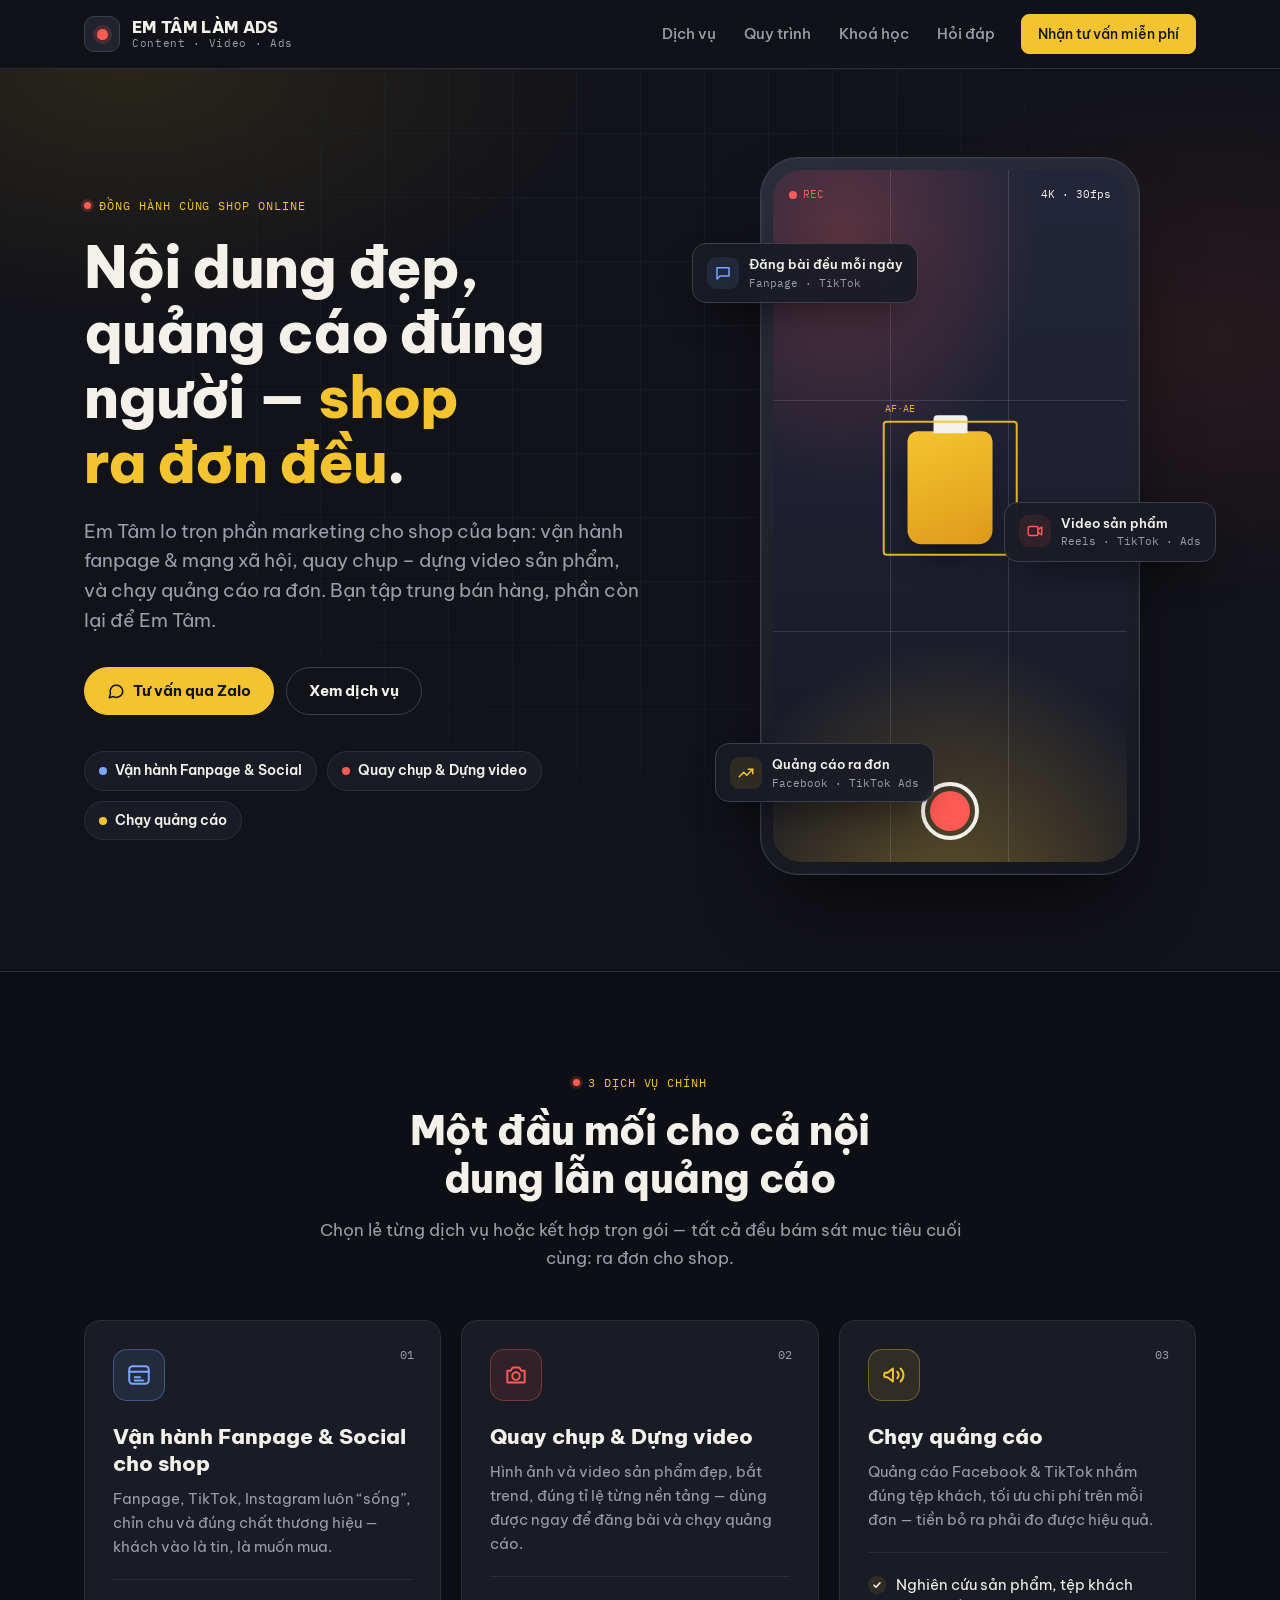
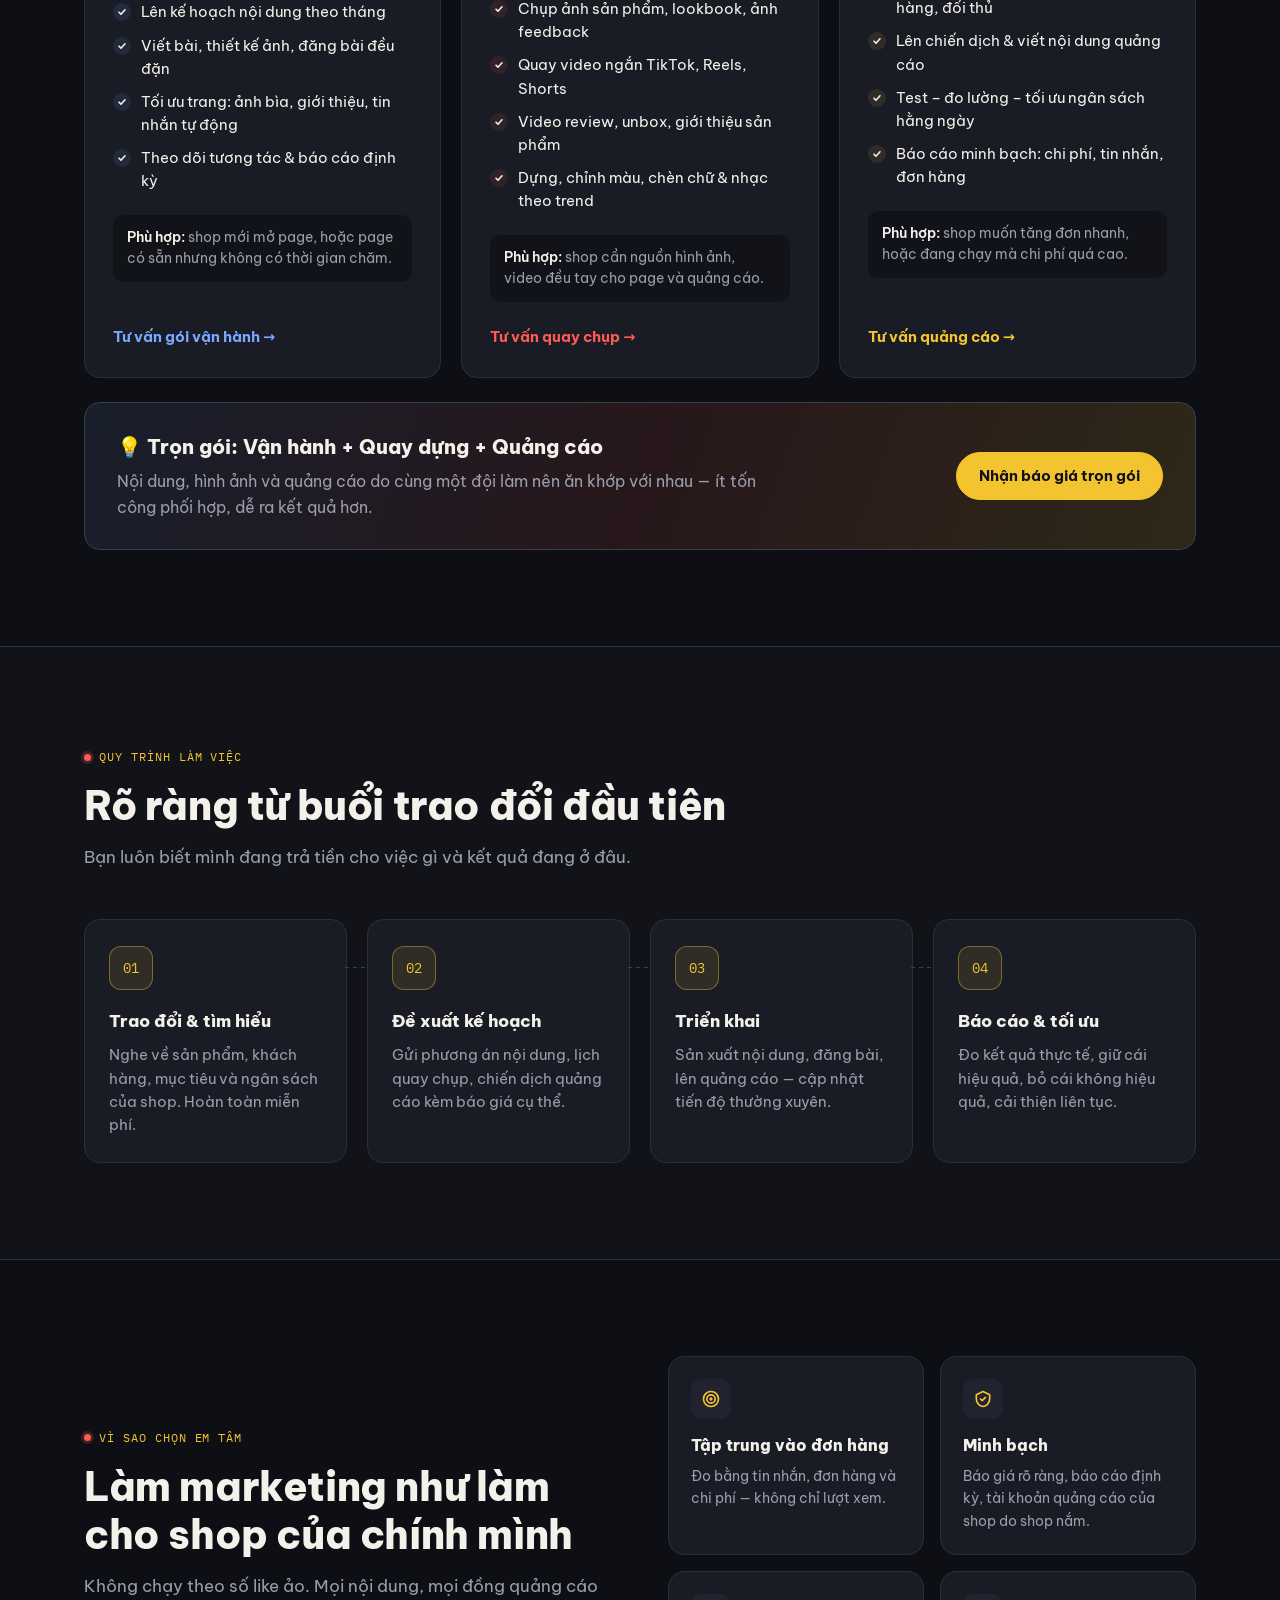
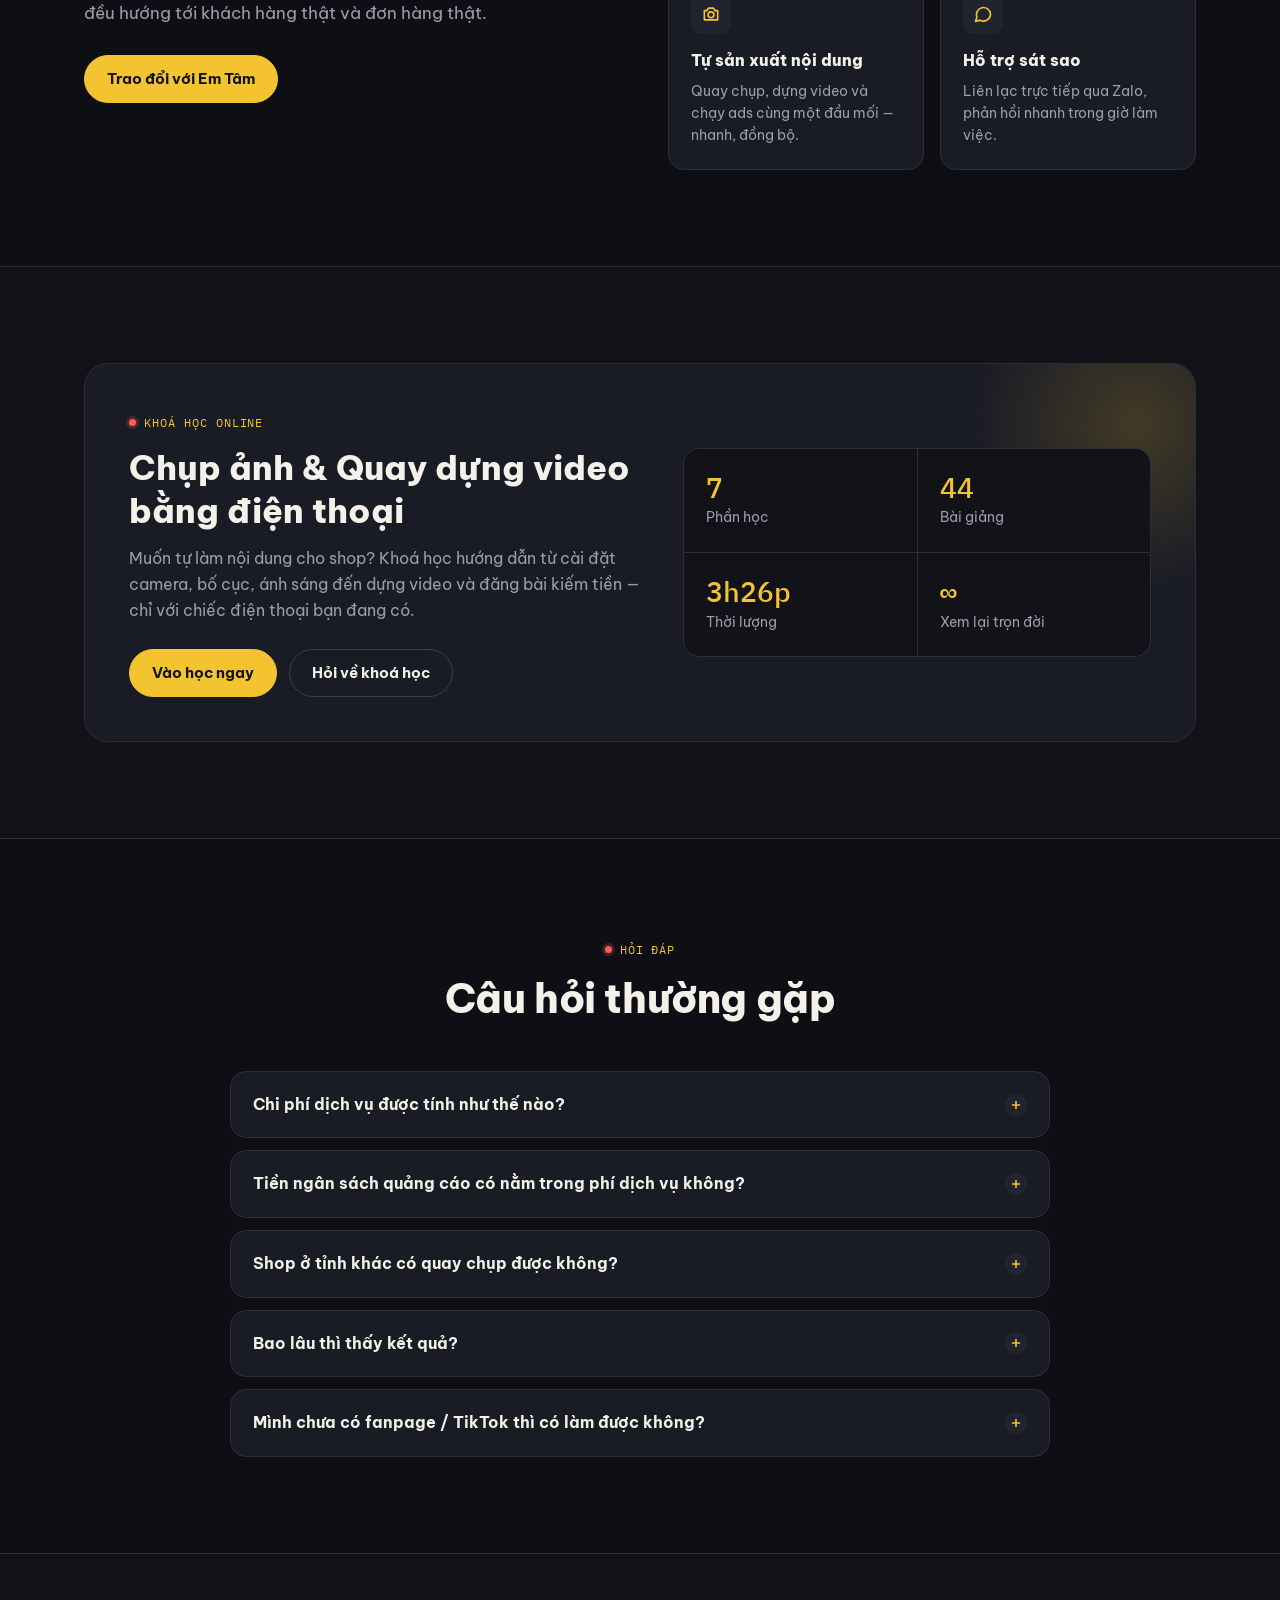
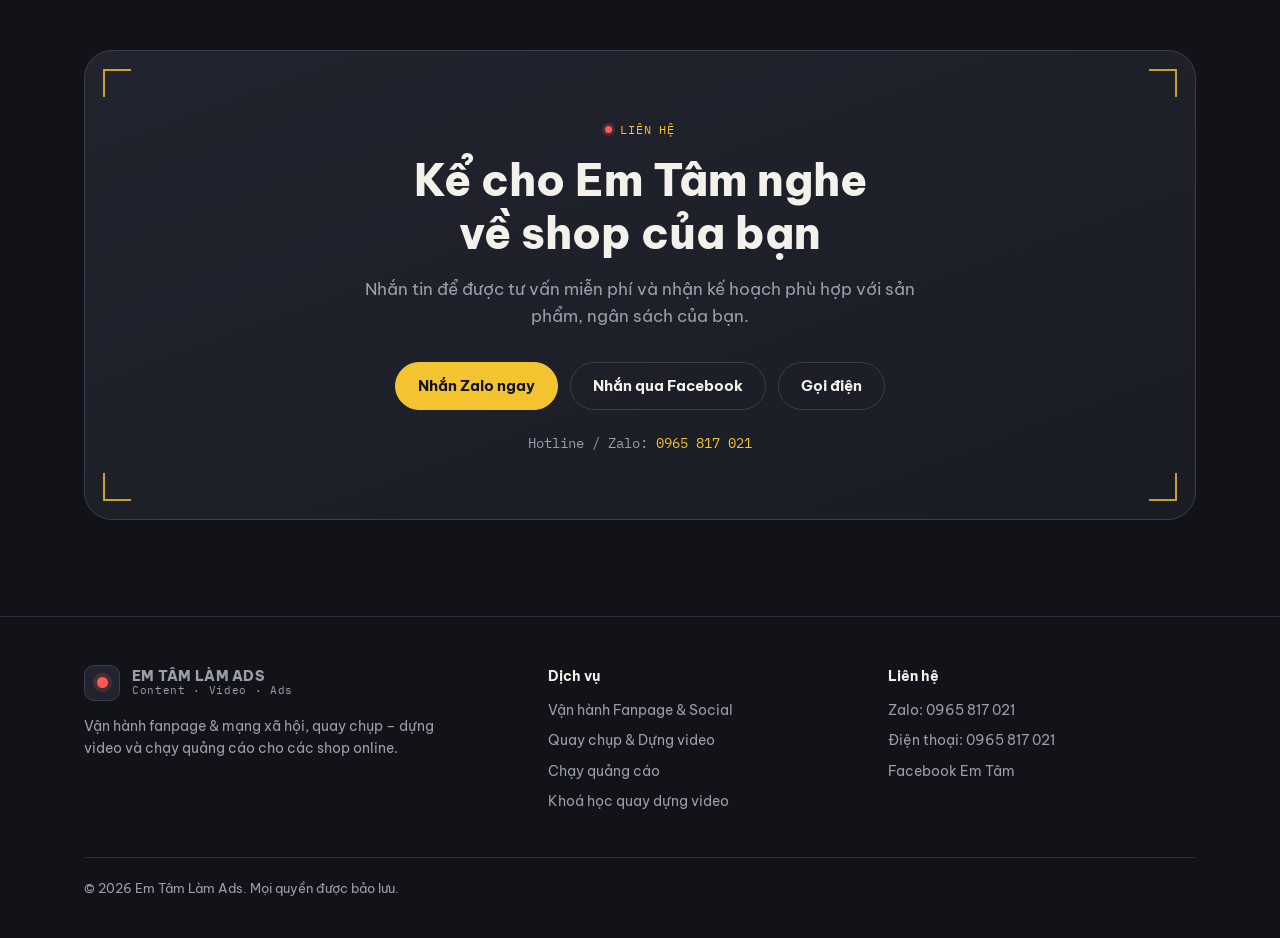
<file: index.html>
<!DOCTYPE html>
<html lang="vi">
<head>
<meta charset="UTF-8">
<meta name="viewport" content="width=device-width, initial-scale=1, viewport-fit=cover">
<title>Em Tâm Làm Ads — Vận hành Fanpage, Quay chụp dựng & Chạy quảng cáo cho Shop</title>
<meta name="description" content="Em Tâm Làm Ads đồng hành cùng các shop online: vận hành fanpage & mạng xã hội, quay chụp – dựng video sản phẩm, chạy quảng cáo Facebook & TikTok ra đơn. Tư vấn miễn phí qua Zalo 0965 817 021.">
<meta name="theme-color" content="#121319">
<meta name="color-scheme" content="dark">
<link rel="canonical" href="https://emtamlamads.com/">
<meta property="og:type" content="website">
<meta property="og:site_name" content="Em Tâm Làm Ads">
<meta property="og:locale" content="vi_VN">
<meta property="og:title" content="Em Tâm Làm Ads — Vận hành Fanpage, Quay chụp dựng & Quảng cáo cho Shop">
<meta property="og:description" content="Nội dung đẹp + quảng cáo đúng người = shop ra đơn đều. Tư vấn miễn phí qua Zalo 0965 817 021.">
<meta property="og:url" content="https://emtamlamads.com/">
<link rel="icon" href="data:image/svg+xml,%3Csvg xmlns='http://www.w3.org/2000/svg' viewBox='0 0 32 32'%3E%3Crect width='32' height='32' rx='8' fill='%23121319'/%3E%3Ccircle cx='16' cy='16' r='6' fill='%23ff5b54'/%3E%3Cpath d='M6 11V6h5M21 6h5v5M26 21v5h-5M11 26H6v-5' stroke='%23f4c430' stroke-width='2' fill='none'/%3E%3C/svg%3E">
<link rel="preconnect" href="https://fonts.googleapis.com">
<link rel="preconnect" href="https://fonts.gstatic.com" crossorigin>
<link href="https://fonts.googleapis.com/css2?family=Be+Vietnam+Pro:wght@400;500;600;700;800&family=IBM+Plex+Mono:wght@400;500&display=swap" rel="stylesheet">
<script type="application/ld+json">
{
  "@context": "https://schema.org",
  "@type": "ProfessionalService",
  "name": "Em Tâm Làm Ads",
  "url": "https://emtamlamads.com/",
  "telephone": "+84965817021",
  "areaServed": "VN",
  "sameAs": ["https://www.facebook.com/profile.php?id=61590304574447"],
  "hasOfferCatalog": {
    "@type": "OfferCatalog",
    "name": "Dịch vụ",
    "itemListElement": [
      { "@type": "Offer", "itemOffered": { "@type": "Service", "name": "Vận hành Fanpage & mạng xã hội cho shop" } },
      { "@type": "Offer", "itemOffered": { "@type": "Service", "name": "Quay chụp & dựng video sản phẩm" } },
      { "@type": "Offer", "itemOffered": { "@type": "Service", "name": "Chạy quảng cáo Facebook & TikTok" } }
    ]
  }
}
</script>
<style>
  /* ============================================================
     DESIGN TOKENS — dùng chung với trang khoá học
     ink     — nền chính, màu "thân máy ảnh"
     surface — nền thẻ/khối
     line    — viền mảnh
     gold    — điểm nhấn chính, khung lấy nét AF
     red     — đèn "REC"
     green   — trạng thái tích cực
     paper   — chữ chính
     ============================================================ */
  :root{
    --ink:#121319;
    --ink-2:#0e0f14;
    --surface:#1a1c25;
    --surface-2:#21232e;
    --line:#2b2e3a;
    --line-strong:#3a3e4d;
    --gold:#f4c430;
    --gold-soft:rgba(244,196,48,0.10);
    --red:#ff5b54;
    --red-soft:rgba(255,91,84,0.10);
    --green:#6fcf97;
    --green-soft:rgba(111,207,151,0.10);
    --blue:#7aa7ff;
    --blue-soft:rgba(122,167,255,0.10);
    --paper:#f3f1ea;
    --muted:#9a9dac;
    --display:'Be Vietnam Pro', system-ui, -apple-system, 'Segoe UI', sans-serif;
    --mono:'IBM Plex Mono', ui-monospace, 'SF Mono', Menlo, monospace;
    --radius:16px;
    --radius-sm:10px;
    --header-h:68px;
    --wrap:1160px;
  }

  *, *::before, *::after{ box-sizing:border-box; }
  html{ scroll-behavior:smooth; scroll-padding-top:calc(var(--header-h) + 8px); -webkit-text-size-adjust:100%; }
  @media (prefers-reduced-motion: reduce){
    html{ scroll-behavior:auto; }
    *, *::before, *::after{ animation-duration:0.001ms !important; animation-iteration-count:1 !important; transition-duration:0.001ms !important; }
  }
  body{
    margin:0;
    background:var(--ink);
    color:var(--paper);
    font-family:var(--display);
    line-height:1.6;
    -webkit-font-smoothing:antialiased;
  }
  img, svg{ display:block; }
  a{ color:inherit; }
  button{ font:inherit; color:inherit; cursor:pointer; }
  :focus-visible{ outline:2px solid var(--gold); outline-offset:3px; border-radius:6px; }

  .wrap{ max-width:var(--wrap); margin:0 auto; padding:0 24px; }
  .skip{ position:absolute; left:16px; top:-48px; z-index:200; background:var(--gold); color:var(--ink); padding:8px 14px; border-radius:8px; font-weight:700; text-decoration:none; }
  .skip:focus{ top:12px; }

  /* ---------- buttons ---------- */
  .btn{
    display:inline-flex; align-items:center; justify-content:center; gap:8px;
    min-height:48px; padding:0 22px; border-radius:999px;
    border:1px solid var(--line-strong); background:transparent;
    font-size:15px; font-weight:700; text-decoration:none; white-space:nowrap;
    transition:transform .15s ease, background-color .15s ease, border-color .15s ease, color .15s ease;
  }
  .btn:hover{ border-color:var(--gold); color:var(--gold); }
  .btn:active{ transform:translateY(1px); }
  .btn.primary{ background:var(--gold); border-color:var(--gold); color:var(--ink); }
  .btn.primary:hover{ background:#ffd34d; color:var(--ink); }
  .btn.sm{ min-height:40px; padding:0 16px; font-size:14px; }
  .btn svg{ width:18px; height:18px; flex:none; }

  .eyebrow{
    display:inline-flex; align-items:center; gap:8px;
    font-family:var(--mono); font-size:12px; letter-spacing:.08em; text-transform:uppercase; color:var(--gold);
  }
  .eyebrow::before{ content:""; width:7px; height:7px; border-radius:50%; background:var(--red); box-shadow:0 0 0 3px rgba(255,91,84,0.2); }

  /* ---------- header ---------- */
  .header{
    position:sticky; top:0; z-index:100;
    background:rgba(18,19,25,0.82);
    backdrop-filter:saturate(140%) blur(12px);
    -webkit-backdrop-filter:saturate(140%) blur(12px);
    border-bottom:1px solid var(--line);
  }
  .header .wrap{ height:var(--header-h); display:flex; align-items:center; justify-content:space-between; gap:20px; }
  .brand{ display:flex; align-items:center; gap:12px; text-decoration:none; }
  .brand .logo{
    width:36px; height:36px; border-radius:10px; flex:none;
    background:var(--surface-2); border:1px solid var(--line-strong);
    display:grid; place-items:center;
  }
  .brand .logo::after{ content:""; width:11px; height:11px; border-radius:50%; background:var(--red); box-shadow:0 0 0 4px rgba(255,91,84,0.18); animation:pulse 2s ease-in-out infinite; }
  @keyframes pulse{ 0%,100%{opacity:1;} 50%{opacity:.4;} }
  .brand .name{ font-weight:800; letter-spacing:.02em; line-height:1.15; white-space:nowrap; }
  .brand .name small{ display:block; font-family:var(--mono); font-size:11px; color:var(--muted); font-weight:400; letter-spacing:.06em; }

  .nav{ display:flex; align-items:center; gap:4px; }
  .nav a{ padding:8px 12px; border-radius:8px; font-size:14.5px; font-weight:500; color:var(--muted); text-decoration:none; transition:color .15s ease, background-color .15s ease; }
  .nav a:hover{ color:var(--paper); background:var(--surface); }
  .nav .btn{ margin-left:10px; color:var(--ink); }
  .menu-btn{ display:none; width:44px; height:44px; border-radius:10px; border:1px solid var(--line-strong); background:transparent; place-items:center; }
  .menu-btn svg{ width:22px; height:22px; }

  /* ---------- hero ---------- */
  .hero{ position:relative; overflow:hidden; padding:88px 0 96px; }
  .hero::before{
    content:""; position:absolute; inset:0; pointer-events:none;
    background:
      radial-gradient(800px 420px at 10% 0%, rgba(244,196,48,0.10), transparent 60%),
      radial-gradient(700px 420px at 95% 30%, rgba(255,91,84,0.09), transparent 60%);
  }
  .hero::after{
    content:""; position:absolute; inset:0; pointer-events:none; opacity:.35;
    background-image:linear-gradient(var(--line) 1px, transparent 1px), linear-gradient(90deg, var(--line) 1px, transparent 1px);
    background-size:64px 64px;
    mask-image:radial-gradient(ellipse at 50% 30%, #000 20%, transparent 70%);
    -webkit-mask-image:radial-gradient(ellipse at 50% 30%, #000 20%, transparent 70%);
  }
  .hero .wrap{ position:relative; z-index:1; display:grid; grid-template-columns:1.15fr 1fr; gap:56px; align-items:center; }
  .hero h1{
    margin:18px 0 0;
    font-size:clamp(34px,5.2vw,58px); line-height:1.12; font-weight:800; letter-spacing:-0.02em;
    text-wrap:balance;
  }
  .hero h1 .hl{ color:var(--gold); }
  .hero .lead{ margin:22px 0 0; font-size:clamp(16px,1.6vw,18.5px); color:var(--muted); max-width:560px; }
  .hero .cta{ margin-top:32px; display:flex; flex-wrap:wrap; gap:12px; }
  .hero .chips{ margin:36px 0 0; padding:0; list-style:none; display:flex; flex-wrap:wrap; gap:10px; }
  .hero .chips li{
    display:inline-flex; align-items:center; gap:8px;
    padding:8px 14px; border-radius:999px; font-size:13.5px; font-weight:600;
    background:var(--surface); border:1px solid var(--line);
  }
  .hero .chips i{ width:8px; height:8px; border-radius:50%; }

  /* phone viewfinder visual */
  .viewfinder{ position:relative; justify-self:center; width:min(100%, 380px); }
  .phone{
    position:relative; aspect-ratio:9/17;
    border-radius:38px; padding:12px;
    background:linear-gradient(160deg, #2a2d3a, #15161d);
    border:1px solid var(--line-strong);
    box-shadow:0 40px 80px -30px rgba(0,0,0,0.8), inset 0 0 0 1px rgba(255,255,255,0.04);
  }
  .screen{
    position:relative; height:100%; border-radius:28px; overflow:hidden;
    background:
      radial-gradient(120% 70% at 50% 110%, rgba(244,196,48,0.35), transparent 60%),
      radial-gradient(90% 60% at 20% 10%, rgba(255,91,84,0.25), transparent 60%),
      linear-gradient(180deg, #23263a, #171925);
  }
  .screen .grid3{
    position:absolute; inset:0;
    background-image:
      linear-gradient(90deg, transparent calc(33.33% - .5px), rgba(255,255,255,.12) calc(33.33% - .5px) calc(33.33% + .5px), transparent calc(33.33% + .5px) calc(66.66% - .5px), rgba(255,255,255,.12) calc(66.66% - .5px) calc(66.66% + .5px), transparent calc(66.66% + .5px)),
      linear-gradient(180deg, transparent calc(33.33% - .5px), rgba(255,255,255,.12) calc(33.33% - .5px) calc(33.33% + .5px), transparent calc(33.33% + .5px) calc(66.66% - .5px), rgba(255,255,255,.12) calc(66.66% - .5px) calc(66.66% + .5px), transparent calc(66.66% + .5px));
  }
  .screen .top{
    position:absolute; top:16px; left:16px; right:16px;
    display:flex; justify-content:space-between; font-family:var(--mono); font-size:11px; color:var(--paper);
  }
  .screen .rec{ display:flex; align-items:center; gap:6px; color:var(--red); }
  .screen .rec::before{ content:""; width:8px; height:8px; border-radius:50%; background:var(--red); animation:pulse 1.4s ease-in-out infinite; }
  .screen .af{
    position:absolute; left:50%; top:46%; width:38%; aspect-ratio:1; transform:translate(-50%,-50%);
    border:2px solid var(--gold); border-radius:4px; opacity:.9;
    animation:focus 3.2s ease-in-out infinite;
  }
  .screen .af::after{ content:"AF·AE"; position:absolute; top:-22px; left:0; font-family:var(--mono); font-size:10px; color:var(--gold); }
  @keyframes focus{ 0%,100%{ transform:translate(-50%,-50%) scale(1); } 50%{ transform:translate(-50%,-50%) scale(.9); } }
  .screen .product{
    position:absolute; left:50%; top:46%; transform:translate(-50%,-50%);
    width:24%; aspect-ratio:3/4; border-radius:10px 10px 14px 14px;
    background:linear-gradient(160deg, var(--gold), #e09a1a);
    box-shadow:0 18px 30px -10px rgba(0,0,0,.6);
  }
  .screen .product::before{ content:""; position:absolute; left:30%; right:30%; top:-14%; height:16%; border-radius:4px 4px 0 0; background:#f3f1ea; }
  .screen .shutter{ position:absolute; bottom:22px; left:50%; transform:translateX(-50%); width:58px; height:58px; border-radius:50%; border:4px solid var(--paper); }
  .screen .shutter::after{ content:""; position:absolute; inset:5px; border-radius:50%; background:var(--red); }

  .float-card{
    position:absolute; display:flex; align-items:center; gap:10px;
    padding:10px 14px; border-radius:14px;
    background:rgba(26,28,37,0.92); border:1px solid var(--line-strong);
    backdrop-filter:blur(8px); -webkit-backdrop-filter:blur(8px);
    box-shadow:0 18px 40px -16px rgba(0,0,0,.7);
    font-size:13px; font-weight:600; white-space:nowrap;
    animation:bob 5s ease-in-out infinite;
  }
  .float-card small{ display:block; font-family:var(--mono); font-size:10.5px; color:var(--muted); font-weight:400; }
  .float-card .ic{ width:32px; height:32px; border-radius:9px; display:grid; place-items:center; flex:none; }
  .float-card .ic svg{ width:18px; height:18px; }
  .fc-1{ top:12%; left:-18%; }
  .fc-2{ top:48%; right:-20%; animation-delay:-1.6s; }
  .fc-3{ bottom:10%; left:-12%; animation-delay:-3.2s; }
  @keyframes bob{ 0%,100%{ transform:translateY(0); } 50%{ transform:translateY(-8px); } }

  /* ---------- sections ---------- */
  section{ padding:96px 0; }
  .section-alt{ background:var(--ink-2); border-top:1px solid var(--line); border-bottom:1px solid var(--line); }
  .sec-head{ max-width:680px; margin-bottom:48px; }
  .sec-head.center{ margin-left:auto; margin-right:auto; text-align:center; }
  .sec-head h2{ margin:14px 0 0; font-size:clamp(28px,3.6vw,40px); line-height:1.2; font-weight:800; letter-spacing:-0.01em; text-wrap:balance; }
  .sec-head p{ margin:14px 0 0; color:var(--muted); font-size:17px; }

  /* services */
  .services{ display:grid; grid-template-columns:repeat(3,1fr); gap:20px; }
  .svc{
    position:relative; display:flex; flex-direction:column;
    padding:28px; border-radius:var(--radius);
    background:var(--surface); border:1px solid var(--line);
    transition:transform .2s ease, border-color .2s ease;
  }
  .svc:hover{ transform:translateY(-4px); border-color:var(--accent, var(--gold)); }
  .svc .num{ position:absolute; top:24px; right:26px; font-family:var(--mono); font-size:12px; color:var(--muted); }
  .svc .ic{
    width:52px; height:52px; border-radius:14px; display:grid; place-items:center;
    background:var(--accent-soft, var(--gold-soft)); color:var(--accent, var(--gold));
    border:1px solid color-mix(in srgb, var(--accent, var(--gold)) 35%, transparent);
  }
  .svc .ic svg{ width:26px; height:26px; }
  .svc h3{ margin:22px 0 0; font-size:21px; line-height:1.3; font-weight:800; }
  .svc .desc{ margin:10px 0 0; color:var(--muted); font-size:15px; }
  .svc ul{ margin:20px 0 0; padding:20px 0 0; list-style:none; border-top:1px solid var(--line); display:grid; gap:10px; }
  .svc li{ display:flex; gap:10px; font-size:14.5px; }
  .svc li::before{
    content:""; flex:none; width:18px; height:18px; margin-top:3px; border-radius:50%;
    background:var(--accent-soft, var(--gold-soft)) url("data:image/svg+xml,%3Csvg xmlns='http://www.w3.org/2000/svg' viewBox='0 0 12 12'%3E%3Cpath d='m3 6.2 2 2 4-4.4' fill='none' stroke='%23f3f1ea' stroke-width='1.6' stroke-linecap='round' stroke-linejoin='round'/%3E%3C/svg%3E") center/12px no-repeat;
  }
  .svc .fit{ margin:22px 0 0; padding:12px 14px; border-radius:var(--radius-sm); background:var(--ink); font-size:13.5px; color:var(--muted); }
  .svc .fit b{ color:var(--paper); font-weight:600; }
  .svc .more{ margin-top:auto; padding-top:22px; }
  .svc .more a{ display:inline-flex; align-items:center; gap:6px; font-weight:700; font-size:14.5px; color:var(--accent, var(--gold)); text-decoration:none; }
  .svc .more a:hover{ text-decoration:underline; text-underline-offset:4px; }
  .svc.s1{ --accent:var(--blue); --accent-soft:var(--blue-soft); }
  .svc.s2{ --accent:var(--red); --accent-soft:var(--red-soft); }
  .svc.s3{ --accent:var(--gold); --accent-soft:var(--gold-soft); }

  .combo{
    margin-top:24px; padding:28px 32px; border-radius:var(--radius);
    display:flex; align-items:center; justify-content:space-between; gap:24px; flex-wrap:wrap;
    background:linear-gradient(110deg, rgba(122,167,255,0.10), rgba(255,91,84,0.10) 50%, rgba(244,196,48,0.14));
    border:1px solid var(--line-strong);
  }
  .combo h3{ margin:0; font-size:20px; font-weight:800; }
  .combo p{ margin:6px 0 0; color:var(--muted); max-width:640px; }

  /* process */
  .steps{ list-style:none; margin:0; padding:0; display:grid; grid-template-columns:repeat(4,1fr); gap:20px; counter-reset:step; }
  .step{ position:relative; padding:26px 24px; border-radius:var(--radius); background:var(--surface); border:1px solid var(--line); }
  .step::before{
    counter-increment:step; content:"0" counter(step);
    display:inline-grid; place-items:center; width:44px; height:44px; border-radius:12px;
    font-family:var(--mono); font-size:14px; color:var(--gold);
    border:1px solid rgba(244,196,48,0.4); background:var(--gold-soft);
  }
  .step h3{ margin:18px 0 0; font-size:17px; font-weight:800; }
  .step p{ margin:8px 0 0; color:var(--muted); font-size:14.5px; }
  .step:not(:last-child)::after{
    content:""; position:absolute; top:47px; right:-21px; width:22px; height:1px;
    background:repeating-linear-gradient(90deg, var(--line-strong) 0 4px, transparent 4px 8px);
  }

  /* why */
  .why{ display:grid; grid-template-columns:1fr 1fr; gap:56px; align-items:center; }
  .why-list{ display:grid; grid-template-columns:1fr 1fr; gap:16px; }
  .why-item{ padding:22px; border-radius:var(--radius); background:var(--surface); border:1px solid var(--line); }
  .why-item .ic{ width:40px; height:40px; border-radius:11px; display:grid; place-items:center; background:var(--surface-2); color:var(--gold); }
  .why-item .ic svg{ width:20px; height:20px; }
  .why-item h3{ margin:14px 0 0; font-size:16px; font-weight:800; }
  .why-item p{ margin:6px 0 0; color:var(--muted); font-size:14px; }
  .why .sec-head{ margin-bottom:0; }
  .why .sec-head .btn{ margin-top:28px; }

  /* course */
  .course{
    display:grid; grid-template-columns:1.1fr 1fr; gap:40px; align-items:center;
    padding:44px; border-radius:24px;
    background:var(--surface); border:1px solid var(--line);
    position:relative; overflow:hidden;
  }
  .course::before{ content:""; position:absolute; right:-120px; top:-120px; width:360px; height:360px; border-radius:50%; background:radial-gradient(circle, rgba(244,196,48,0.18), transparent 65%); pointer-events:none; }
  .course h2{ margin:14px 0 0; font-size:clamp(26px,3vw,34px); line-height:1.25; font-weight:800; }
  .course p{ margin:14px 0 0; color:var(--muted); }
  .course .cta{ margin-top:26px; display:flex; flex-wrap:wrap; gap:12px; }
  .course-stats{ position:relative; display:grid; grid-template-columns:1fr 1fr; gap:1px; background:var(--line); border:1px solid var(--line); border-radius:var(--radius); overflow:hidden; }
  .course-stats div{ background:var(--ink); padding:22px; }
  .course-stats b{ display:block; font-family:var(--mono); font-size:28px; font-weight:500; color:var(--gold); line-height:1.2; }
  .course-stats span{ font-size:13.5px; color:var(--muted); }

  /* faq */
  .faq{ max-width:820px; margin:0 auto; display:grid; gap:12px; }
  .faq details{ border-radius:var(--radius); background:var(--surface); border:1px solid var(--line); transition:border-color .15s ease; }
  .faq details[open]{ border-color:var(--line-strong); }
  .faq summary{
    list-style:none; cursor:pointer;
    display:flex; align-items:center; justify-content:space-between; gap:16px;
    padding:20px 22px; font-weight:700; font-size:16px;
  }
  .faq summary::-webkit-details-marker{ display:none; }
  .faq summary::after{
    content:""; flex:none; width:22px; height:22px; border-radius:50%;
    background:var(--surface-2) url("data:image/svg+xml,%3Csvg xmlns='http://www.w3.org/2000/svg' viewBox='0 0 12 12'%3E%3Cpath d='M6 2.5v7M2.5 6h7' stroke='%23f4c430' stroke-width='1.6' stroke-linecap='round'/%3E%3C/svg%3E") center/12px no-repeat;
    transition:transform .2s ease;
  }
  .faq details[open] summary::after{ transform:rotate(45deg); }
  .faq details p{ margin:0; padding:0 22px 20px; color:var(--muted); }

  /* contact */
  .contact{
    position:relative; overflow:hidden; text-align:center;
    padding:64px 32px; border-radius:28px;
    background:linear-gradient(160deg, var(--surface-2), var(--surface));
    border:1px solid var(--line-strong);
  }
  .contact .corner{ position:absolute; width:28px; height:28px; border:2px solid var(--gold); opacity:.8; }
  .contact .tl{ top:18px; left:18px; border-right:0; border-bottom:0; }
  .contact .tr{ top:18px; right:18px; border-left:0; border-bottom:0; }
  .contact .bl{ bottom:18px; left:18px; border-right:0; border-top:0; }
  .contact .br{ bottom:18px; right:18px; border-left:0; border-top:0; }
  .contact h2{ margin:14px auto 0; max-width:720px; font-size:clamp(28px,4vw,44px); line-height:1.2; font-weight:800; text-wrap:balance; }
  .contact p{ margin:16px auto 0; max-width:560px; color:var(--muted); font-size:17px; }
  .contact .cta{ margin-top:32px; display:flex; flex-wrap:wrap; justify-content:center; gap:12px; }
  .contact .phone-big{ margin-top:22px; font-family:var(--mono); font-size:14px; color:var(--muted); }
  .contact .phone-big a{ color:var(--gold); text-decoration:none; }

  /* footer */
  footer{ border-top:1px solid var(--line); padding:48px 0 40px; color:var(--muted); font-size:14px; }
  footer .wrap{ display:grid; grid-template-columns:1.4fr 1fr 1fr; gap:32px; }
  footer h4{ margin:0 0 12px; color:var(--paper); font-size:14px; font-weight:700; }
  footer ul{ list-style:none; margin:0; padding:0; display:grid; gap:8px; }
  footer a{ text-decoration:none; }
  footer a:hover{ color:var(--gold); }
  footer .about p{ margin:14px 0 0; max-width:360px; }
  footer .copy{ grid-column:1/-1; margin-top:12px; padding-top:20px; border-top:1px solid var(--line); font-size:13px; }

  /* sticky mobile contact bar */
  .mobile-bar{ display:none; }

  /* reveal on scroll */
  .reveal{ opacity:0; transform:translateY(18px); transition:opacity .6s ease, transform .6s ease; }
  .reveal.in{ opacity:1; transform:none; }
  .no-js .reveal{ opacity:1; transform:none; }

  /* ---------- responsive ---------- */
  @media (max-width:1024px){
    .hero .wrap{ grid-template-columns:1fr; gap:64px; }
    .viewfinder{ width:min(100%, 320px); }
    .services{ grid-template-columns:1fr; max-width:640px; margin:0 auto; }
    .steps{ grid-template-columns:1fr 1fr; }
    .step::after{ display:none; }
    .why{ grid-template-columns:1fr; gap:36px; }
    .course{ grid-template-columns:1fr; }
  }
  @media (max-width:860px){
    .menu-btn{ display:grid; }
    .nav{
      position:fixed; top:var(--header-h); left:0; right:0;
      flex-direction:column; align-items:stretch; gap:2px;
      padding:12px 16px 20px;
      background:var(--ink); border-bottom:1px solid var(--line);
      transform:translateY(-8px); opacity:0; visibility:hidden;
      transition:opacity .2s ease, transform .2s ease, visibility .2s;
    }
    .nav.open{ transform:none; opacity:1; visibility:visible; }
    .nav a{ padding:14px 12px; font-size:16px; color:var(--paper); }
    .nav .btn{ margin:10px 0 0; }
  }
  @media (max-width:640px){
    :root{ --header-h:60px; }
    .wrap{ padding:0 16px; }
    .hero{ padding:56px 0 72px; }
    .hero .cta .btn{ flex:1 1 100%; }
    section{ padding:72px 0; }
    .sec-head{ margin-bottom:32px; }
    .svc{ padding:22px; }
    .steps{ grid-template-columns:1fr; }
    .why-list{ grid-template-columns:1fr; }
    .course{ padding:28px 22px; }
    .contact{ padding:48px 20px; }
    .contact .cta .btn{ flex:1 1 100%; }
    .combo{ padding:22px; }
    .combo .btn{ width:100%; }
    .fc-1{ left:-6%; } .fc-2{ right:-6%; } .fc-3{ left:-4%; }
    footer .wrap{ grid-template-columns:1fr; }
    footer{ padding-bottom:96px; }
    .mobile-bar{
      position:fixed; left:0; right:0; bottom:0; z-index:90;
      display:grid; grid-template-columns:1fr 1fr; gap:8px;
      padding:10px 12px calc(10px + env(safe-area-inset-bottom));
      background:rgba(18,19,25,0.94); border-top:1px solid var(--line);
      backdrop-filter:blur(10px); -webkit-backdrop-filter:blur(10px);
    }
    .mobile-bar .btn{ min-height:46px; }
  }
</style>
</head>
<body class="no-js">

<a class="skip" href="#main">Bỏ qua đến nội dung</a>

<header class="header">
  <div class="wrap">
    <a class="brand" href="#top" aria-label="Em Tâm Làm Ads — về đầu trang">
      <span class="logo" aria-hidden="true"></span>
      <span class="name">EM TÂM LÀM ADS<small>Content · Video · Ads</small></span>
    </a>
    <button class="menu-btn" id="menu-btn" type="button" aria-label="Mở menu" aria-expanded="false" aria-controls="nav">
      <svg viewBox="0 0 24 24" fill="none" stroke="currentColor" stroke-width="2" stroke-linecap="round" aria-hidden="true"><path d="M4 7h16M4 12h16M4 17h16"/></svg>
    </button>
    <nav class="nav" id="nav" aria-label="Điều hướng chính">
      <a href="#dich-vu">Dịch vụ</a>
      <a href="#quy-trinh">Quy trình</a>
      <a href="#khoa-hoc">Khoá học</a>
      <a href="#hoi-dap">Hỏi đáp</a>
      <a class="btn primary sm" href="#lien-he">Nhận tư vấn miễn phí</a>
    </nav>
  </div>
</header>

<main id="main">

  <!-- ================= HERO ================= -->
  <section class="hero" id="top" aria-labelledby="hero-title">
    <div class="wrap">
      <div>
        <span class="eyebrow">Đồng hành cùng shop online</span>
        <h1 id="hero-title">Nội dung đẹp, quảng cáo đúng người — <span class="hl">shop ra đơn đều</span>.</h1>
        <p class="lead">Em Tâm lo trọn phần marketing cho shop của bạn: vận hành fanpage &amp; mạng xã hội, quay chụp – dựng video sản phẩm, và chạy quảng cáo ra đơn. Bạn tập trung bán hàng, phần còn lại để Em Tâm.</p>
        <div class="cta">
          <a class="btn primary" href="https://zalo.me/0965817021" target="_blank" rel="noopener">
            <svg viewBox="0 0 24 24" fill="none" stroke="currentColor" stroke-width="2" stroke-linecap="round" stroke-linejoin="round" aria-hidden="true"><path d="M21 12a8.5 8.5 0 0 1-12.6 7.4L3 21l1.6-5.2A8.5 8.5 0 1 1 21 12Z"/></svg>
            Tư vấn qua Zalo
          </a>
          <a class="btn" href="#dich-vu">Xem dịch vụ</a>
        </div>
        <ul class="chips" aria-label="3 dịch vụ chính">
          <li><i style="background:var(--blue)"></i>Vận hành Fanpage &amp; Social</li>
          <li><i style="background:var(--red)"></i>Quay chụp &amp; Dựng video</li>
          <li><i style="background:var(--gold)"></i>Chạy quảng cáo</li>
        </ul>
      </div>

      <div class="viewfinder" aria-hidden="true">
        <div class="phone">
          <div class="screen">
            <div class="grid3"></div>
            <div class="top"><span class="rec">REC</span><span>4K · 30fps</span></div>
            <div class="product"></div>
            <div class="af"></div>
            <div class="shutter"></div>
          </div>
        </div>
        <div class="float-card fc-1">
          <span class="ic" style="background:var(--blue-soft);color:var(--blue)"><svg viewBox="0 0 24 24" fill="none" stroke="currentColor" stroke-width="2" stroke-linecap="round" stroke-linejoin="round"><path d="M4 5h16v11H8l-4 4z"/></svg></span>
          <span>Đăng bài đều mỗi ngày<small>Fanpage · TikTok</small></span>
        </div>
        <div class="float-card fc-2">
          <span class="ic" style="background:var(--red-soft);color:var(--red)"><svg viewBox="0 0 24 24" fill="none" stroke="currentColor" stroke-width="2" stroke-linecap="round" stroke-linejoin="round"><rect x="3" y="6" width="13" height="12" rx="2"/><path d="m16 10 5-3v10l-5-3"/></svg></span>
          <span>Video sản phẩm<small>Reels · TikTok · Ads</small></span>
        </div>
        <div class="float-card fc-3">
          <span class="ic" style="background:var(--gold-soft);color:var(--gold)"><svg viewBox="0 0 24 24" fill="none" stroke="currentColor" stroke-width="2" stroke-linecap="round" stroke-linejoin="round"><path d="M3 17l6-6 4 4 8-8"/><path d="M15 7h6v6"/></svg></span>
          <span>Quảng cáo ra đơn<small>Facebook · TikTok Ads</small></span>
        </div>
      </div>
    </div>
  </section>

  <!-- ================= DỊCH VỤ ================= -->
  <section class="section-alt" id="dich-vu" aria-labelledby="svc-title">
    <div class="wrap">
      <div class="sec-head center reveal">
        <span class="eyebrow">3 dịch vụ chính</span>
        <h2 id="svc-title">Một đầu mối cho cả nội dung lẫn quảng cáo</h2>
        <p>Chọn lẻ từng dịch vụ hoặc kết hợp trọn gói — tất cả đều bám sát mục tiêu cuối cùng: ra đơn cho shop.</p>
      </div>

      <div class="services">
        <article class="svc s1 reveal">
          <span class="num">01</span>
          <div class="ic"><svg viewBox="0 0 24 24" fill="none" stroke="currentColor" stroke-width="1.8" stroke-linecap="round" stroke-linejoin="round" aria-hidden="true"><rect x="3" y="4" width="18" height="16" rx="3"/><path d="M3 9h18M8 14h5M8 17h8"/></svg></div>
          <h3>Vận hành Fanpage &amp; Social cho shop</h3>
          <p class="desc">Fanpage, TikTok, Instagram luôn “sống”, chỉn chu và đúng chất thương hiệu — khách vào là tin, là muốn mua.</p>
          <ul>
            <li>Lên kế hoạch nội dung theo tháng</li>
            <li>Viết bài, thiết kế ảnh, đăng bài đều đặn</li>
            <li>Tối ưu trang: ảnh bìa, giới thiệu, tin nhắn tự động</li>
            <li>Theo dõi tương tác &amp; báo cáo định kỳ</li>
          </ul>
          <p class="fit"><b>Phù hợp:</b> shop mới mở page, hoặc page có sẵn nhưng không có thời gian chăm.</p>
          <div class="more"><a href="#lien-he" data-service="Vận hành Fanpage & Social">Tư vấn gói vận hành →</a></div>
        </article>

        <article class="svc s2 reveal">
          <span class="num">02</span>
          <div class="ic"><svg viewBox="0 0 24 24" fill="none" stroke="currentColor" stroke-width="1.8" stroke-linecap="round" stroke-linejoin="round" aria-hidden="true"><path d="M4 8h3l2-3h6l2 3h3v11H4z"/><circle cx="12" cy="13" r="3.5"/></svg></div>
          <h3>Quay chụp &amp; Dựng video</h3>
          <p class="desc">Hình ảnh và video sản phẩm đẹp, bắt trend, đúng tỉ lệ từng nền tảng — dùng được ngay để đăng bài và chạy quảng cáo.</p>
          <ul>
            <li>Chụp ảnh sản phẩm, lookbook, ảnh feedback</li>
            <li>Quay video ngắn TikTok, Reels, Shorts</li>
            <li>Video review, unbox, giới thiệu sản phẩm</li>
            <li>Dựng, chỉnh màu, chèn chữ &amp; nhạc theo trend</li>
          </ul>
          <p class="fit"><b>Phù hợp:</b> shop cần nguồn hình ảnh, video đều tay cho page và quảng cáo.</p>
          <div class="more"><a href="#lien-he" data-service="Quay chụp & Dựng video">Tư vấn quay chụp →</a></div>
        </article>

        <article class="svc s3 reveal">
          <span class="num">03</span>
          <div class="ic"><svg viewBox="0 0 24 24" fill="none" stroke="currentColor" stroke-width="1.8" stroke-linecap="round" stroke-linejoin="round" aria-hidden="true"><path d="M3 11v2a1 1 0 0 0 1 1h2l5 4V6L6 10H4a1 1 0 0 0-1 1z"/><path d="M15 9a4 4 0 0 1 0 6M18 6a8 8 0 0 1 0 12"/></svg></div>
          <h3>Chạy quảng cáo</h3>
          <p class="desc">Quảng cáo Facebook &amp; TikTok nhắm đúng tệp khách, tối ưu chi phí trên mỗi đơn — tiền bỏ ra phải đo được hiệu quả.</p>
          <ul>
            <li>Nghiên cứu sản phẩm, tệp khách hàng, đối thủ</li>
            <li>Lên chiến dịch &amp; viết nội dung quảng cáo</li>
            <li>Test – đo lường – tối ưu ngân sách hằng ngày</li>
            <li>Báo cáo minh bạch: chi phí, tin nhắn, đơn hàng</li>
          </ul>
          <p class="fit"><b>Phù hợp:</b> shop muốn tăng đơn nhanh, hoặc đang chạy mà chi phí quá cao.</p>
          <div class="more"><a href="#lien-he" data-service="Chạy quảng cáo">Tư vấn quảng cáo →</a></div>
        </article>
      </div>

      <div class="combo reveal">
        <div>
          <h3>💡 Trọn gói: Vận hành + Quay dựng + Quảng cáo</h3>
          <p>Nội dung, hình ảnh và quảng cáo do cùng một đội làm nên ăn khớp với nhau — ít tốn công phối hợp, dễ ra kết quả hơn.</p>
        </div>
        <a class="btn primary" href="https://zalo.me/0965817021" target="_blank" rel="noopener">Nhận báo giá trọn gói</a>
      </div>
    </div>
  </section>

  <!-- ================= QUY TRÌNH ================= -->
  <section id="quy-trinh" aria-labelledby="proc-title">
    <div class="wrap">
      <div class="sec-head reveal">
        <span class="eyebrow">Quy trình làm việc</span>
        <h2 id="proc-title">Rõ ràng từ buổi trao đổi đầu tiên</h2>
        <p>Bạn luôn biết mình đang trả tiền cho việc gì và kết quả đang ở đâu.</p>
      </div>
      <ol class="steps">
        <li class="step reveal"><h3>Trao đổi &amp; tìm hiểu</h3><p>Nghe về sản phẩm, khách hàng, mục tiêu và ngân sách của shop. Hoàn toàn miễn phí.</p></li>
        <li class="step reveal"><h3>Đề xuất kế hoạch</h3><p>Gửi phương án nội dung, lịch quay chụp, chiến dịch quảng cáo kèm báo giá cụ thể.</p></li>
        <li class="step reveal"><h3>Triển khai</h3><p>Sản xuất nội dung, đăng bài, lên quảng cáo — cập nhật tiến độ thường xuyên.</p></li>
        <li class="step reveal"><h3>Báo cáo &amp; tối ưu</h3><p>Đo kết quả thực tế, giữ cái hiệu quả, bỏ cái không hiệu quả, cải thiện liên tục.</p></li>
      </ol>
    </div>
  </section>

  <!-- ================= VÌ SAO ================= -->
  <section class="section-alt" aria-labelledby="why-title">
    <div class="wrap why">
      <div class="sec-head reveal">
        <span class="eyebrow">Vì sao chọn Em Tâm</span>
        <h2 id="why-title">Làm marketing như làm cho shop của chính mình</h2>
        <p>Không chạy theo số like ảo. Mọi nội dung, mọi đồng quảng cáo đều hướng tới khách hàng thật và đơn hàng thật.</p>
        <a class="btn primary" href="#lien-he">Trao đổi với Em Tâm</a>
      </div>
      <div class="why-list">
        <div class="why-item reveal">
          <div class="ic"><svg viewBox="0 0 24 24" fill="none" stroke="currentColor" stroke-width="2" stroke-linecap="round" stroke-linejoin="round" aria-hidden="true"><circle cx="12" cy="12" r="9"/><circle cx="12" cy="12" r="5"/><circle cx="12" cy="12" r="1"/></svg></div>
          <h3>Tập trung vào đơn hàng</h3><p>Đo bằng tin nhắn, đơn hàng và chi phí — không chỉ lượt xem.</p>
        </div>
        <div class="why-item reveal">
          <div class="ic"><svg viewBox="0 0 24 24" fill="none" stroke="currentColor" stroke-width="2" stroke-linecap="round" stroke-linejoin="round" aria-hidden="true"><path d="M12 3 4 7v5c0 4.5 3.4 8.3 8 9 4.6-.7 8-4.5 8-9V7z"/><path d="m9 12 2 2 4-4"/></svg></div>
          <h3>Minh bạch</h3><p>Báo giá rõ ràng, báo cáo định kỳ, tài khoản quảng cáo của shop do shop nắm.</p>
        </div>
        <div class="why-item reveal">
          <div class="ic"><svg viewBox="0 0 24 24" fill="none" stroke="currentColor" stroke-width="2" stroke-linecap="round" stroke-linejoin="round" aria-hidden="true"><path d="M4 8h3l2-3h6l2 3h3v11H4z"/><circle cx="12" cy="13" r="3.5"/></svg></div>
          <h3>Tự sản xuất nội dung</h3><p>Quay chụp, dựng video và chạy ads cùng một đầu mối — nhanh, đồng bộ.</p>
        </div>
        <div class="why-item reveal">
          <div class="ic"><svg viewBox="0 0 24 24" fill="none" stroke="currentColor" stroke-width="2" stroke-linecap="round" stroke-linejoin="round" aria-hidden="true"><path d="M21 12a8.5 8.5 0 0 1-12.6 7.4L3 21l1.6-5.2A8.5 8.5 0 1 1 21 12Z"/></svg></div>
          <h3>Hỗ trợ sát sao</h3><p>Liên lạc trực tiếp qua Zalo, phản hồi nhanh trong giờ làm việc.</p>
        </div>
      </div>
    </div>
  </section>

  <!-- ================= KHOÁ HỌC ================= -->
  <section id="khoa-hoc" aria-labelledby="course-title">
    <div class="wrap">
      <div class="course reveal">
        <div>
          <span class="eyebrow">Khoá học online</span>
          <h2 id="course-title">Chụp ảnh &amp; Quay dựng video bằng điện thoại</h2>
          <p>Muốn tự làm nội dung cho shop? Khoá học hướng dẫn từ cài đặt camera, bố cục, ánh sáng đến dựng video và đăng bài kiếm tiền — chỉ với chiếc điện thoại bạn đang có.</p>
          <div class="cta">
            <a class="btn primary" href="khoahocvideo/">Vào học ngay</a>
            <a class="btn" href="https://zalo.me/0965817021" target="_blank" rel="noopener">Hỏi về khoá học</a>
          </div>
        </div>
        <div class="course-stats">
          <div><b>7</b><span>Phần học</span></div>
          <div><b>44</b><span>Bài giảng</span></div>
          <div><b>3h26p</b><span>Thời lượng</span></div>
          <div><b>∞</b><span>Xem lại trọn đời</span></div>
        </div>
      </div>
    </div>
  </section>

  <!-- ================= HỎI ĐÁP ================= -->
  <section class="section-alt" id="hoi-dap" aria-labelledby="faq-title">
    <div class="wrap">
      <div class="sec-head center reveal">
        <span class="eyebrow">Hỏi đáp</span>
        <h2 id="faq-title">Câu hỏi thường gặp</h2>
      </div>
      <div class="faq">
        <details class="reveal">
          <summary>Chi phí dịch vụ được tính như thế nào?</summary>
          <p>Mỗi shop có sản phẩm và mục tiêu khác nhau nên Em Tâm báo giá theo nhu cầu thực tế, sau buổi trao đổi miễn phí. Bạn có thể chọn lẻ từng dịch vụ hoặc gói trọn gói để tiết kiệm hơn.</p>
        </details>
        <details class="reveal">
          <summary>Tiền ngân sách quảng cáo có nằm trong phí dịch vụ không?</summary>
          <p>Không. Ngân sách quảng cáo do shop nạp trực tiếp vào tài khoản quảng cáo của shop, phí dịch vụ tính riêng. Nhờ vậy bạn luôn kiểm soát được từng đồng chi tiêu.</p>
        </details>
        <details class="reveal">
          <summary>Shop ở tỉnh khác có quay chụp được không?</summary>
          <p>Được. Bạn có thể gửi sản phẩm để quay chụp, hoặc trao đổi qua Zalo để lên kế hoạch phù hợp với vị trí của shop.</p>
        </details>
        <details class="reveal">
          <summary>Bao lâu thì thấy kết quả?</summary>
          <p>Quảng cáo thường có dữ liệu để đánh giá sau vài ngày chạy thử nghiệm; fanpage và nội dung cần thời gian xây dựng đều đặn. Em Tâm sẽ thống nhất mục tiêu và mốc báo cáo ngay từ đầu.</p>
        </details>
        <details class="reveal">
          <summary>Mình chưa có fanpage / TikTok thì có làm được không?</summary>
          <p>Được. Em Tâm hỗ trợ từ khâu tạo và thiết lập trang, xây dựng hình ảnh ban đầu cho tới khi page sẵn sàng bán hàng.</p>
        </details>
      </div>
    </div>
  </section>

  <!-- ================= LIÊN HỆ ================= -->
  <section id="lien-he" aria-labelledby="contact-title">
    <div class="wrap">
      <div class="contact reveal">
        <span class="corner tl" aria-hidden="true"></span><span class="corner tr" aria-hidden="true"></span>
        <span class="corner bl" aria-hidden="true"></span><span class="corner br" aria-hidden="true"></span>
        <span class="eyebrow">Liên hệ</span>
        <h2 id="contact-title">Kể cho Em Tâm nghe về shop của bạn</h2>
        <p id="contact-note">Nhắn tin để được tư vấn miễn phí và nhận kế hoạch phù hợp với sản phẩm, ngân sách của bạn.</p>
        <div class="cta">
          <a class="btn primary" href="https://zalo.me/0965817021" target="_blank" rel="noopener">Nhắn Zalo ngay</a>
          <a class="btn" href="https://www.facebook.com/profile.php?id=61590304574447" target="_blank" rel="noopener">Nhắn qua Facebook</a>
          <a class="btn" href="tel:0965817021">Gọi điện</a>
        </div>
        <div class="phone-big">Hotline / Zalo: <a href="tel:0965817021">0965 817 021</a></div>
      </div>
    </div>
  </section>

</main>

<footer>
  <div class="wrap">
    <div class="about">
      <a class="brand" href="#top">
        <span class="logo" aria-hidden="true"></span>
        <span class="name">EM TÂM LÀM ADS<small>Content · Video · Ads</small></span>
      </a>
      <p>Vận hành fanpage &amp; mạng xã hội, quay chụp – dựng video và chạy quảng cáo cho các shop online.</p>
    </div>
    <div>
      <h4>Dịch vụ</h4>
      <ul>
        <li><a href="#dich-vu">Vận hành Fanpage &amp; Social</a></li>
        <li><a href="#dich-vu">Quay chụp &amp; Dựng video</a></li>
        <li><a href="#dich-vu">Chạy quảng cáo</a></li>
        <li><a href="khoahocvideo/">Khoá học quay dựng video</a></li>
      </ul>
    </div>
    <div>
      <h4>Liên hệ</h4>
      <ul>
        <li><a href="https://zalo.me/0965817021" target="_blank" rel="noopener">Zalo: 0965 817 021</a></li>
        <li><a href="tel:0965817021">Điện thoại: 0965 817 021</a></li>
        <li><a href="https://www.facebook.com/profile.php?id=61590304574447" target="_blank" rel="noopener">Facebook Em Tâm</a></li>
      </ul>
    </div>
    <div class="copy">© <span id="year">2024</span> Em Tâm Làm Ads. Mọi quyền được bảo lưu.</div>
  </div>
</footer>

<div class="mobile-bar" aria-label="Liên hệ nhanh">
  <a class="btn" href="tel:0965817021">Gọi ngay</a>
  <a class="btn primary" href="https://zalo.me/0965817021" target="_blank" rel="noopener">Nhắn Zalo</a>
</div>

<script>
(function(){
  "use strict";
  document.body.classList.remove("no-js");
  document.getElementById("year").textContent = new Date().getFullYear();

  /* menu mobile */
  const btn = document.getElementById("menu-btn");
  const nav = document.getElementById("nav");
  function setMenu(open){
    nav.classList.toggle("open", open);
    btn.setAttribute("aria-expanded", String(open));
    btn.setAttribute("aria-label", open ? "Đóng menu" : "Mở menu");
  }
  btn.addEventListener("click", () => setMenu(!nav.classList.contains("open")));
  nav.addEventListener("click", (e) => { if(e.target.closest("a")) setMenu(false); });
  document.addEventListener("keydown", (e) => { if(e.key === "Escape") setMenu(false); });

  /* bấm "Tư vấn …" ở thẻ dịch vụ → ghi rõ dịch vụ ở khối liên hệ */
  document.querySelectorAll("[data-service]").forEach(a => a.addEventListener("click", () => {
    document.getElementById("contact-note").textContent =
      `Bạn quan tâm dịch vụ “${a.dataset.service}”. Nhắn Em Tâm qua Zalo để được tư vấn miễn phí và báo giá phù hợp.`;
  }));

  /* hiệu ứng hiện dần khi cuộn */
  const els = document.querySelectorAll(".reveal");
  if(!("IntersectionObserver" in window)){ els.forEach(el => el.classList.add("in")); return; }
  const io = new IntersectionObserver((entries) => entries.forEach(en => {
    if(en.isIntersecting){ en.target.classList.add("in"); io.unobserve(en.target); }
  }), { rootMargin:"0px 0px -8% 0px", threshold:0.08 });
  els.forEach(el => io.observe(el));
})();
</script>

</body>
</html>
</file>
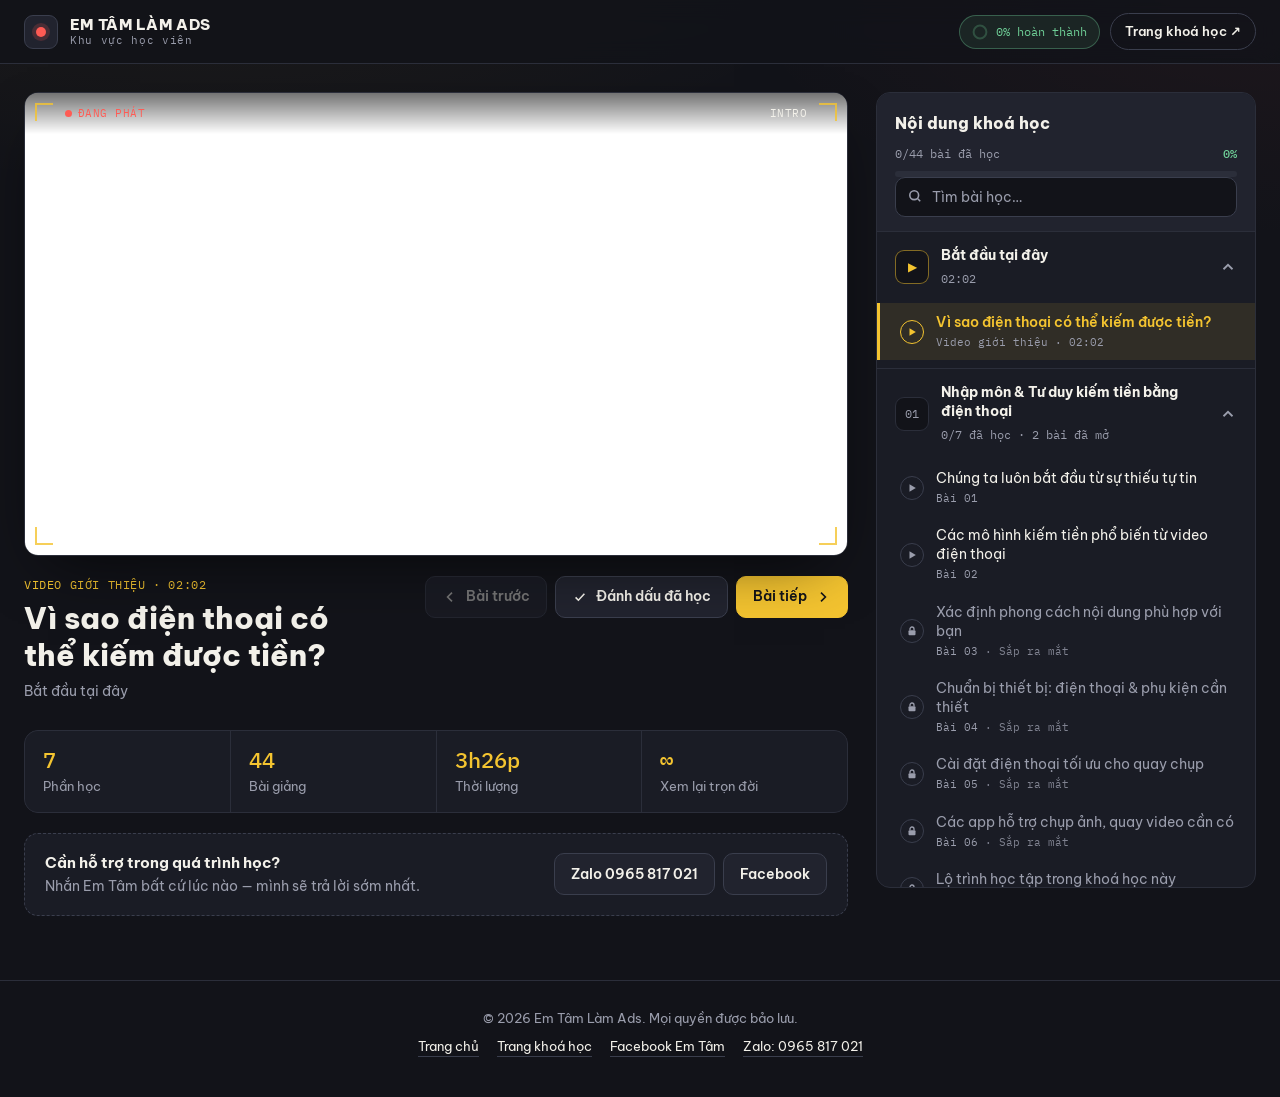
<file: khoahocvideo/index.html>
<!DOCTYPE html>
<html lang="vi">
<head>
<meta charset="UTF-8">
<meta name="viewport" content="width=device-width, initial-scale=1, viewport-fit=cover">
<title>Chụp Ảnh &amp; Quay Dựng Video Bằng Điện Thoại — Em Tâm Làm Ads</title>
<meta name="description" content="Khu vực học viên khoá học Chụp Ảnh & Quay Dựng Video Bằng Điện Thoại của Em Tâm Làm Ads: 7 phần, 44 bài giảng, xem lại trọn đời.">
<meta name="theme-color" content="#121319">
<meta name="color-scheme" content="dark">
<meta name="robots" content="noindex">
<link rel="canonical" href="https://emtamlamads.com/khoahocvideo">
<meta property="og:type" content="website">
<meta property="og:site_name" content="Em Tâm Làm Ads">
<meta property="og:title" content="Chụp Ảnh & Quay Dựng Video Bằng Điện Thoại">
<meta property="og:description" content="7 phần · 44 bài giảng · Học quay chụp & dựng video chỉ với chiếc điện thoại.">
<meta property="og:url" content="https://emtamlamads.com/khoahocvideo">
<link rel="icon" href="data:image/svg+xml,%3Csvg xmlns='http://www.w3.org/2000/svg' viewBox='0 0 32 32'%3E%3Crect width='32' height='32' rx='8' fill='%23121319'/%3E%3Ccircle cx='16' cy='16' r='6' fill='%23ff5b54'/%3E%3Cpath d='M6 11V6h5M21 6h5v5M26 21v5h-5M11 26H6v-5' stroke='%23f4c430' stroke-width='2' fill='none'/%3E%3C/svg%3E">
<link rel="preconnect" href="https://fonts.googleapis.com">
<link rel="preconnect" href="https://fonts.gstatic.com" crossorigin>
<link href="https://fonts.googleapis.com/css2?family=Be+Vietnam+Pro:wght@400;500;600;700;800&family=IBM+Plex+Mono:wght@400;500&display=swap" rel="stylesheet">
<style>
  /* ============================================================
     DESIGN TOKENS
     ink     — nền chính, màu "thân máy ảnh"
     surface — nền thẻ/khối, "vỏ nhựa mờ"
     line    — viền mảnh, "vân lưới tản nhiệt"
     gold    — điểm nhấn chính, màu khung lấy nét AE/AF
     red     — điểm nhấn phụ, đèn "REC" đang quay
     green   — trạng thái đã học / hoàn thành
     paper   — chữ chính, màu "kính ngắm"
     ============================================================ */
  :root{
    --ink:#121319;
    --surface:#1a1c25;
    --surface-2:#21232e;
    --surface-3:#282b37;
    --line:#2b2e3a;
    --line-strong:#3a3e4d;
    --gold:#f4c430;
    --gold-soft:rgba(244,196,48,0.10);
    --red:#ff5b54;
    --green:#6fcf97;
    --green-soft:rgba(111,207,151,0.10);
    --paper:#f3f1ea;
    --muted:#9a9dac;
    --display:'Be Vietnam Pro', system-ui, -apple-system, 'Segoe UI', sans-serif;
    --mono:'IBM Plex Mono', ui-monospace, 'SF Mono', Menlo, monospace;
    --radius:14px;
    --radius-sm:10px;
    --topbar-h:64px;
  }

  *, *::before, *::after{ box-sizing:border-box; }
  html{ scroll-behavior:smooth; -webkit-text-size-adjust:100%; }
  @media (prefers-reduced-motion: reduce){
    html{ scroll-behavior:auto; }
    *, *::before, *::after{ animation-duration:0.001ms !important; transition-duration:0.001ms !important; }
  }

  body{
    margin:0;
    min-height:100vh;
    background:
      radial-gradient(1200px 500px at 15% -10%, rgba(244,196,48,0.06), transparent 60%),
      radial-gradient(900px 400px at 100% 0%, rgba(255,91,84,0.05), transparent 60%),
      var(--ink);
    color:var(--paper);
    font-family:var(--display);
    line-height:1.5;
    -webkit-font-smoothing:antialiased;
  }
  a{ color:inherit; }
  button, input{ font:inherit; color:inherit; }
  button{ cursor:pointer; }
  :focus-visible{ outline:2px solid var(--gold); outline-offset:2px; border-radius:6px; }
  .sr-only{ position:absolute; width:1px; height:1px; padding:0; margin:-1px; overflow:hidden; clip:rect(0,0,0,0); white-space:nowrap; border:0; }

  .skip{ position:absolute; left:16px; top:-48px; z-index:100; background:var(--gold); color:var(--ink); padding:8px 14px; border-radius:8px; font-weight:700; text-decoration:none; }
  .skip:focus{ top:12px; }

  /* ---------- top bar ---------- */
  .topbar{
    position:sticky; top:0; z-index:50;
    height:var(--topbar-h);
    display:flex; align-items:center; justify-content:space-between; gap:16px;
    padding:0 24px;
    background:rgba(18,19,25,0.86);
    backdrop-filter:saturate(140%) blur(12px);
    -webkit-backdrop-filter:saturate(140%) blur(12px);
    border-bottom:1px solid var(--line);
  }
  .brand{ display:flex; align-items:center; gap:12px; text-decoration:none; min-width:0; }
  .brand .logo{
    position:relative; flex:none;
    width:34px; height:34px; border-radius:9px;
    background:var(--surface-2); border:1px solid var(--line-strong);
    display:grid; place-items:center;
  }
  .brand .logo::after{ content:""; width:10px; height:10px; border-radius:50%; background:var(--red); box-shadow:0 0 0 4px rgba(255,91,84,0.18); }
  .brand .name{ font-weight:800; letter-spacing:0.02em; font-size:15px; line-height:1.2; white-space:nowrap; }
  .brand .name small{ display:block; font-family:var(--mono); font-size:11px; color:var(--muted); font-weight:400; letter-spacing:0.06em; }

  .top-actions{ display:flex; align-items:center; gap:10px; }
  .pill{
    display:inline-flex; align-items:center; gap:8px;
    font-family:var(--mono); font-size:12px; white-space:nowrap;
    padding:7px 12px; border-radius:999px;
    border:1px solid rgba(111,207,151,0.35); background:var(--green-soft); color:var(--green);
  }
  .pill .ring{ width:16px; height:16px; flex:none; }
  .btn-ghost{
    display:inline-flex; align-items:center; gap:6px;
    font-size:13px; font-weight:600; text-decoration:none; white-space:nowrap;
    padding:8px 14px; border-radius:999px;
    border:1px solid var(--line-strong); background:transparent; color:var(--paper);
    transition:border-color .15s ease, color .15s ease;
  }
  .btn-ghost:hover{ border-color:var(--gold); color:var(--gold); }

  /* ---------- layout ---------- */
  .layout{
    max-width:1320px; margin:0 auto;
    padding:28px 24px 64px;
    display:grid; gap:28px;
    grid-template-columns:minmax(0,1fr) 380px;
    align-items:start;
  }

  /* ---------- player ---------- */
  .stage{ min-width:0; scroll-margin-top:calc(var(--topbar-h) + 12px); }
  .player-frame{
    position:relative;
    background:#000;
    border-radius:var(--radius);
    border:1px solid var(--line);
    overflow:hidden;
    aspect-ratio:16/9;
    box-shadow:0 24px 60px -24px rgba(0,0,0,0.7);
  }
  .player-frame iframe{ position:absolute; inset:0; width:100%; height:100%; border:0; display:block; }
  .chrome-top{
    position:absolute; top:0; left:0; right:0; z-index:2;
    display:flex; align-items:center; justify-content:space-between;
    padding:12px 40px;
    background:linear-gradient(180deg, rgba(0,0,0,0.55), transparent);
    pointer-events:none;
    font-family:var(--mono); font-size:11px; color:var(--paper); letter-spacing:.04em;
    transition:opacity .3s ease;
  }
  .player-frame:hover .chrome-top{ opacity:0; }
  .rec{ display:flex; align-items:center; gap:6px; color:var(--red); }
  .rec .dot{ width:7px; height:7px; border-radius:50%; background:var(--red); animation:pulse 1.6s ease-in-out infinite; }
  @keyframes pulse{ 0%,100%{opacity:1;} 50%{opacity:.35;} }
  .corner{ position:absolute; z-index:2; width:18px; height:18px; border:2px solid var(--gold); opacity:.8; pointer-events:none; }
  .corner.tl{ top:10px; left:10px; border-right:0; border-bottom:0; }
  .corner.tr{ top:10px; right:10px; border-left:0; border-bottom:0; }
  .corner.bl{ bottom:10px; left:10px; border-right:0; border-top:0; }
  .corner.br{ bottom:10px; right:10px; border-left:0; border-top:0; }

  .lesson-head{ margin-top:20px; display:flex; align-items:flex-start; justify-content:space-between; gap:20px; flex-wrap:wrap; }
  .lesson-head .info{ min-width:0; flex:1 1 360px; }
  .meta{
    font-family:var(--mono); font-size:12px; color:var(--gold);
    letter-spacing:.05em; text-transform:uppercase; margin-bottom:6px;
  }
  .lesson-head h1{ font-size:clamp(22px,2.6vw,30px); margin:0; font-weight:800; line-height:1.25; text-wrap:balance; }
  .part-name{ margin:6px 0 0; color:var(--muted); font-size:14px; }

  .controls{ display:flex; gap:8px; flex-wrap:wrap; }
  .btn{
    display:inline-flex; align-items:center; justify-content:center; gap:8px;
    min-height:42px; padding:0 16px; border-radius:var(--radius-sm);
    border:1px solid var(--line-strong); background:var(--surface-2);
    font-size:14px; font-weight:600; text-decoration:none;
    transition:background-color .15s ease, border-color .15s ease, color .15s ease, opacity .15s ease;
  }
  .btn:hover:not(:disabled){ border-color:var(--gold); color:var(--gold); }
  .btn:disabled{ opacity:.4; cursor:not-allowed; }
  .btn.primary{ background:var(--gold); border-color:var(--gold); color:var(--ink); }
  .btn.primary:hover:not(:disabled){ background:#ffd34d; color:var(--ink); }
  .btn.done{ background:var(--green-soft); border-color:rgba(111,207,151,0.45); color:var(--green); }
  .btn svg{ width:16px; height:16px; flex:none; }

  /* ---------- stats ---------- */
  .stats{
    margin-top:28px;
    display:grid; grid-template-columns:repeat(4,1fr); gap:1px;
    background:var(--line); border:1px solid var(--line); border-radius:var(--radius); overflow:hidden;
  }
  .stat{ background:var(--surface); padding:16px 18px; }
  .stat .n{ font-family:var(--mono); font-size:22px; color:var(--gold); font-weight:500; line-height:1.2; }
  .stat .l{ font-size:12.5px; color:var(--muted); margin-top:4px; }

  .support{
    margin-top:20px;
    display:flex; align-items:center; justify-content:space-between; gap:16px; flex-wrap:wrap;
    padding:18px 20px; border-radius:var(--radius);
    border:1px dashed var(--line-strong); background:var(--surface);
  }
  .support p{ margin:0; font-size:14px; color:var(--muted); }
  .support strong{ color:var(--paper); display:block; font-size:15px; margin-bottom:2px; }
  .support .links{ display:flex; gap:8px; flex-wrap:wrap; }

  /* ---------- playlist ---------- */
  .playlist{
    position:sticky; top:calc(var(--topbar-h) + 20px);
    max-height:calc(100vh - var(--topbar-h) - 40px);
    display:flex; flex-direction:column;
    background:var(--surface);
    border:1px solid var(--line); border-radius:var(--radius);
    overflow:hidden;
  }
  .pl-head{ padding:18px 18px 14px; border-bottom:1px solid var(--line); background:var(--surface-2); }
  .pl-head h2{ margin:0; font-size:16px; font-weight:800; }
  .progress-row{ display:flex; align-items:center; justify-content:space-between; margin-top:10px; font-family:var(--mono); font-size:12px; color:var(--muted); }
  .progress-row b{ color:var(--green); font-weight:500; }
  .bar{ margin-top:8px; height:6px; border-radius:999px; background:var(--line); overflow:hidden; }
  .bar > span{ display:block; height:100%; width:0; background:linear-gradient(90deg, var(--green), var(--gold)); border-radius:inherit; transition:width .4s ease; }
  .search{ position:relative; margin-top:14px; }
  .search svg{ position:absolute; left:12px; top:50%; width:16px; height:16px; transform:translateY(-50%); color:var(--muted); pointer-events:none; }
  .search input{
    width:100%; height:40px; padding:0 12px 0 36px;
    border-radius:var(--radius-sm); border:1px solid var(--line-strong);
    background:var(--ink); font-size:14px;
  }
  .search input::placeholder{ color:var(--muted); }
  .search input:focus{ outline:none; border-color:var(--gold); }

  .pl-body{ overflow-y:auto; overscroll-behavior:contain; scrollbar-width:thin; scrollbar-color:var(--line-strong) transparent; }
  .pl-empty{ padding:24px 18px; color:var(--muted); font-size:14px; text-align:center; }

  .part{ border-bottom:1px solid var(--line); }
  .part:last-child{ border-bottom:0; }
  .part-head{
    width:100%; display:flex; align-items:center; gap:12px;
    padding:14px 18px; border:0; background:transparent; text-align:left;
    transition:background-color .15s ease;
  }
  .part-head:hover{ background:var(--surface-2); }
  .part-head .num{
    flex:none; width:34px; height:34px; border-radius:9px;
    display:grid; place-items:center;
    font-family:var(--mono); font-size:12px; color:var(--muted);
    background:var(--ink); border:1px solid var(--line);
  }
  .part.complete .part-head .num{ color:var(--green); border-color:rgba(111,207,151,0.45); background:var(--green-soft); }
  .part.current .part-head .num{ color:var(--gold); border-color:rgba(244,196,48,0.5); }
  .part-head .txt{ flex:1; min-width:0; }
  .part-head .txt b{ display:block; font-size:14px; font-weight:700; line-height:1.35; }
  .part-head .txt small{ font-family:var(--mono); font-size:11.5px; color:var(--muted); }
  .chev{ flex:none; width:18px; height:18px; color:var(--muted); transition:transform .2s ease; }
  .part-head[aria-expanded="true"] .chev{ transform:rotate(180deg); }

  .lessons{ list-style:none; margin:0; padding:0 0 8px; }
  .lessons[hidden]{ display:none; }
  .lesson{
    width:100%; display:flex; align-items:center; gap:12px;
    padding:10px 18px 10px 20px; border:0; background:transparent; text-align:left;
    border-left:3px solid transparent;
    transition:background-color .15s ease;
  }
  .lesson:hover:not([aria-disabled="true"]){ background:var(--surface-3); }
  .lesson[aria-current="true"]{ background:var(--gold-soft); border-left-color:var(--gold); }
  .lesson[aria-disabled="true"]{ cursor:default; }
  .lesson .st{
    flex:none; width:24px; height:24px; border-radius:50%;
    display:grid; place-items:center;
    border:1.5px solid var(--line-strong); color:var(--muted);
  }
  .lesson .st svg{ width:12px; height:12px; }
  .lesson.is-done .st{ background:var(--green); border-color:var(--green); color:var(--ink); }
  .lesson[aria-current="true"] .st{ border-color:var(--gold); color:var(--gold); }
  .lesson[aria-current="true"].is-done .st{ background:var(--green); border-color:var(--green); color:var(--ink); }
  .lesson .body{ flex:1; min-width:0; }
  .lesson .t{ display:block; font-size:13.5px; line-height:1.4; }
  .lesson[aria-current="true"] .t{ color:var(--gold); font-weight:600; }
  .lesson[aria-disabled="true"] .t{ color:var(--muted); }
  .lesson .sub{ display:block; margin-top:2px; font-family:var(--mono); font-size:11px; color:var(--muted); }
  .lesson .soon{ color:var(--muted); opacity:.8; }

  /* ---------- footer ---------- */
  footer{
    border-top:1px solid var(--line); padding:28px 24px 40px;
    text-align:center; color:var(--muted); font-size:13px;
  }
  footer nav{ display:flex; justify-content:center; gap:6px 18px; flex-wrap:wrap; margin-top:8px; }
  footer a{ color:var(--paper); text-decoration:none; border-bottom:1px solid var(--line-strong); }
  footer a:hover{ border-color:var(--gold); color:var(--gold); }

  /* ---------- responsive ---------- */
  @media (max-width:1080px){
    .layout{ grid-template-columns:1fr; }
    .playlist{ position:static; max-height:none; }
    .pl-body{ overflow:visible; }
  }
  @media (max-width:640px){
    :root{ --topbar-h:58px; }
    .topbar{ padding:0 16px; }
    .top-actions .btn-ghost{ display:none; }
    .layout{ padding:0 0 48px; gap:20px; }
    .player-frame{ border-radius:0; border-left:0; border-right:0; }
    .lesson-head, .stats, .support, .playlist{ margin-left:16px; margin-right:16px; }
    .stats{ grid-template-columns:repeat(2,1fr); }
    .controls{ width:100%; }
    .controls .btn{ flex:1; padding:0 10px; }
    .chrome-top{ padding:10px 36px; }
  }
</style>
</head>
<body>

<a class="skip" href="#player-section">Bỏ qua đến video</a>

<header class="topbar">
  <a class="brand" href="https://emtamlamads.com/" aria-label="Em Tâm Làm Ads — Trang chủ">
    <span class="logo" aria-hidden="true"></span>
    <span class="name">EM TÂM LÀM ADS<small>Khu vực học viên</small></span>
  </a>
  <div class="top-actions">
    <span class="pill" id="top-progress" aria-live="polite">
      <svg class="ring" viewBox="0 0 20 20" aria-hidden="true">
        <circle cx="10" cy="10" r="8" fill="none" stroke="currentColor" stroke-opacity=".25" stroke-width="2.5"/>
        <circle id="ring-fg" cx="10" cy="10" r="8" fill="none" stroke="currentColor" stroke-width="2.5" stroke-linecap="round" stroke-dasharray="50.27" stroke-dashoffset="50.27" transform="rotate(-90 10 10)"/>
      </svg>
      <span id="top-progress-text">0% hoàn thành</span>
    </span>
    <a class="btn-ghost" href="https://emtamlamads.com/khoahocvideo">Trang khoá học ↗</a>
  </div>
</header>

<div class="layout">
  <main class="stage" id="player-section">
    <div class="player-frame">
      <div class="chrome-top" aria-hidden="true">
        <span class="rec"><span class="dot"></span>ĐANG PHÁT</span>
        <span id="player-timecode">INTRO</span>
      </div>
      <span class="corner tl" aria-hidden="true"></span><span class="corner tr" aria-hidden="true"></span>
      <span class="corner bl" aria-hidden="true"></span><span class="corner br" aria-hidden="true"></span>
      <iframe id="player" title="Video bài học" loading="lazy"
        allow="accelerometer; autoplay; clipboard-write; encrypted-media; gyroscope; picture-in-picture; web-share"
        referrerpolicy="strict-origin-when-cross-origin" allowfullscreen></iframe>
    </div>

    <div class="lesson-head">
      <div class="info">
        <div class="meta" id="player-meta">Video giới thiệu</div>
        <h1 id="player-title">Đang tải bài học…</h1>
        <p class="part-name" id="player-part"></p>
      </div>
      <div class="controls">
        <button class="btn" id="btn-prev" type="button" aria-label="Bài trước">
          <svg viewBox="0 0 20 20" fill="none" stroke="currentColor" stroke-width="2" aria-hidden="true"><path d="M12.5 4.5 7 10l5.5 5.5"/></svg>Bài trước
        </button>
        <button class="btn" id="btn-done" type="button" aria-pressed="false">
          <svg viewBox="0 0 20 20" fill="none" stroke="currentColor" stroke-width="2" aria-hidden="true"><path d="m4.5 10.5 3.5 3.5 7.5-8"/></svg><span>Đánh dấu đã học</span>
        </button>
        <button class="btn primary" id="btn-next" type="button" aria-label="Bài tiếp theo">
          Bài tiếp<svg viewBox="0 0 20 20" fill="none" stroke="currentColor" stroke-width="2" aria-hidden="true"><path d="M7.5 4.5 13 10l-5.5 5.5"/></svg>
        </button>
      </div>
    </div>

    <section class="stats" aria-label="Tổng quan khoá học">
      <div class="stat"><div class="n" id="stat-parts">–</div><div class="l">Phần học</div></div>
      <div class="stat"><div class="n" id="stat-lessons">–</div><div class="l">Bài giảng</div></div>
      <div class="stat"><div class="n" id="stat-duration">–</div><div class="l">Thời lượng</div></div>
      <div class="stat"><div class="n">∞</div><div class="l">Xem lại trọn đời</div></div>
    </section>

    <section class="support" aria-label="Hỗ trợ học viên">
      <p><strong>Cần hỗ trợ trong quá trình học?</strong>Nhắn Em Tâm bất cứ lúc nào — mình sẽ trả lời sớm nhất.</p>
      <div class="links">
        <a class="btn" href="https://zalo.me/0965817021" target="_blank" rel="noopener">Zalo 0965 817 021</a>
        <a class="btn" href="https://www.facebook.com/profile.php?id=61590304574447" target="_blank" rel="noopener">Facebook</a>
      </div>
    </section>
  </main>

  <aside class="playlist" aria-labelledby="pl-title">
    <div class="pl-head">
      <h2 id="pl-title">Nội dung khoá học</h2>
      <div class="progress-row"><span id="pl-count">0/0 bài đã học</span><b id="pl-pct">0%</b></div>
      <div class="bar" role="progressbar" aria-label="Tiến độ học" aria-valuemin="0" aria-valuemax="100" aria-valuenow="0" id="pl-bar"><span></span></div>
      <label class="search">
        <span class="sr-only">Tìm bài học</span>
        <svg viewBox="0 0 20 20" fill="none" stroke="currentColor" stroke-width="2" aria-hidden="true"><circle cx="9" cy="9" r="5.5"/><path d="m13.5 13.5 3 3"/></svg>
        <input type="search" id="pl-search" placeholder="Tìm bài học…" autocomplete="off">
      </label>
    </div>
    <div class="pl-body" id="pl-body"></div>
  </aside>
</div>

<footer>
  © <span id="year">2024</span> Em Tâm Làm Ads. Mọi quyền được bảo lưu.
  <nav aria-label="Liên kết cuối trang">
    <a href="https://emtamlamads.com/">Trang chủ</a>
    <a href="https://emtamlamads.com/khoahocvideo">Trang khoá học</a>
    <a href="https://www.facebook.com/profile.php?id=61590304574447" target="_blank" rel="noopener">Facebook Em Tâm</a>
    <a href="https://zalo.me/0965817021" target="_blank" rel="noopener">Zalo: 0965 817 021</a>
  </nav>
</footer>

<script>
/* ================================================================
   DỮ LIỆU KHOÁ HỌC — chỉ cần sửa ở đây.
   Mỗi bài có 3 ô:
   - title: tên bài học.
   - url:   dán link video vào giữa "". Dán link YouTube kiểu nào cũng được
            (youtube.com/watch?v=…, youtu.be/…, shorts/…, embed/…) — trang
            sẽ tự chuyển sang dạng nhúng. Link nhúng khác (Vimeo, Drive…)
            thì dán link embed.
            Để trống "" nếu chưa có — bài sẽ hiện "Sắp ra mắt" 🔒.
   - dur:   thời lượng, dạng "mm:ss" (không bắt buộc).
   Nếu bài nào cũng có "dur", ô Thời lượng sẽ tự cộng tổng;
   nếu chưa đủ, trang dùng TOTAL_DURATION bên dưới.
   ================================================================ */
const TOTAL_DURATION = "3h26p";

const INTRO = {
  title: "Vì sao điện thoại có thể kiếm được tiền?",
  url: "https://www.youtube.com/embed/990wKc7Xh3M",
  dur: "02:02",
};

const PARTS = [
  { title: "Nhập môn & Tư duy kiếm tiền bằng điện thoại", lessons: [
    { title: "Chúng ta luôn bắt đầu từ sự thiếu tự tin",            url: "https://www.youtube.com/embed/nXKFDh5f0VA", dur: "" },
    { title: "Các mô hình kiếm tiền phổ biến từ video điện thoại",  url: "https://www.youtube.com/embed/nXKFDh5f0VA", dur: "" }, // link thử
    { title: "Xác định phong cách nội dung phù hợp với bạn",        url: "", dur: "" },
    { title: "Chuẩn bị thiết bị: điện thoại & phụ kiện cần thiết",  url: "", dur: "" },
    { title: "Cài đặt điện thoại tối ưu cho quay chụp",             url: "", dur: "" },
    { title: "Các app hỗ trợ chụp ảnh, quay video cần có",          url: "", dur: "" },
    { title: "Lộ trình học tập trong khoá học này",                 url: "", dur: "" },
  ]},
  { title: "Làm chủ camera điện thoại", lessons: [
    { title: "Tìm hiểu giao diện camera điện thoại",                        url: "", dur: "" },
    { title: "Thông số quan trọng: ISO, tốc độ màn trập, cân bằng trắng",   url: "", dur: "" },
    { title: "Lấy nét và đo sáng thủ công",                                 url: "", dur: "" },
    { title: "Chụp ảnh chân dung bằng điện thoại",                          url: "", dur: "" },
    { title: "Chụp ảnh sản phẩm, đồ ăn",                                    url: "", dur: "" },
    { title: "Các lỗi thường gặp khi chụp và cách khắc phục",               url: "", dur: "" },
  ]},
  { title: "Bố cục & ánh sáng khi quay chụp", lessons: [
    { title: "Nguyên tắc bố cục một phần ba",                       url: "", dur: "" },
    { title: "Các góc quay tạo chiều sâu cho video",                url: "", dur: "" },
    { title: "Tận dụng ánh sáng tự nhiên",                          url: "", dur: "" },
    { title: "Ánh sáng nhân tạo cơ bản cho người mới",              url: "", dur: "" },
    { title: "Phối màu và không gian quay",                         url: "", dur: "" },
    { title: "Thực hành bố cục qua các tình huống thực tế",         url: "", dur: "" },
  ]},
  { title: "Kỹ thuật quay video chuyên nghiệp", lessons: [
    { title: "Các cỡ cảnh cơ bản trong quay video",                 url: "", dur: "" },
    { title: "Kỹ thuật lia máy, di chuyển mượt mà",                 url: "", dur: "" },
    { title: "Quay chuyển động chậm, tua nhanh thời gian",          url: "", dur: "" },
    { title: "Ghi âm thanh chất lượng khi quay bằng điện thoại",    url: "", dur: "" },
    { title: "Quay nhiều cảnh cho một kịch bản hoàn chỉnh",         url: "", dur: "" },
    { title: "Kỹ thuật quay phỏng vấn, chia sẻ trước máy",          url: "", dur: "" },
  ]},
  { title: "Dựng video cơ bản trên điện thoại", lessons: [
    { title: "Làm quen ứng dụng dựng video trên điện thoại",        url: "", dur: "" },
    { title: "Cắt ghép và sắp xếp cảnh quay",                       url: "", dur: "" },
    { title: "Thêm nhạc nền và hiệu ứng âm thanh",                  url: "", dur: "" },
    { title: "Thêm chữ, tiêu đề cho video",                         url: "", dur: "" },
    { title: "Các kiểu chuyển cảnh cơ bản",                         url: "", dur: "" },
    { title: "Xuất video đúng chuẩn cho từng nền tảng",             url: "", dur: "" },
  ]},
  { title: "Dựng video nâng cao & hiệu ứng", lessons: [
    { title: "Chỉnh màu video chuyên nghiệp",                       url: "", dur: "" },
    { title: "Hiệu ứng chuyển động và keyframe",                    url: "", dur: "" },
    { title: "Lồng tiếng và đồng bộ âm thanh",                      url: "", dur: "" },
    { title: "Tạo template dựng video để tái sử dụng",              url: "", dur: "" },
    { title: "Dựng video theo hướng kể chuyện (storytelling)",      url: "", dur: "" },
    { title: "Mẹo tối ưu tốc độ khi dựng video",                    url: "", dur: "" },
  ]},
  { title: "Xuất bản, tối ưu & kiếm tiền", lessons: [
    { title: "Tối ưu tiêu đề, mô tả và thẻ cho video",              url: "", dur: "" },
    { title: "Chọn nền tảng đăng phù hợp với nội dung",             url: "", dur: "" },
    { title: "Thời điểm đăng bài hiệu quả nhất",                    url: "", dur: "" },
    { title: "Xây dựng kênh và giữ chân người xem",                 url: "", dur: "" },
    { title: "Kết nối với nhãn hàng để nhận hợp đồng",              url: "", dur: "" },
    { title: "Các hình thức kiếm tiền từ nền tảng",                 url: "", dur: "" },
    { title: "Tổng kết khoá học & lộ trình phát triển tiếp theo",   url: "", dur: "" },
  ]},
];

/* ================================================================
   PHẦN XỬ LÝ — không cần sửa bên dưới.
   ================================================================ */
(function(){
  "use strict";

  const STORE_KEY = "etla.khoahocvideo.v1";
  const $ = (id) => document.getElementById(id);
  const pad = (n) => String(n).padStart(2, "0");
  const ICONS = {
    play:  '<svg viewBox="0 0 12 12" aria-hidden="true"><path d="M3.5 2.2v7.6L9.8 6z" fill="currentColor"/></svg>',
    check: '<svg viewBox="0 0 12 12" aria-hidden="true"><path d="m2.5 6.2 2.3 2.3 4.7-5" fill="none" stroke="currentColor" stroke-width="1.8" stroke-linecap="round" stroke-linejoin="round"/></svg>',
    lock:  '<svg viewBox="0 0 12 12" aria-hidden="true"><rect x="2.5" y="5.2" width="7" height="5" rx="1" fill="currentColor"/><path d="M4 5.2V4a2 2 0 0 1 4 0v1.2" fill="none" stroke="currentColor" stroke-width="1.3"/></svg>',
    chev:  '<svg class="chev" viewBox="0 0 20 20" fill="none" stroke="currentColor" stroke-width="2" aria-hidden="true"><path d="m5 7.5 5 5 5-5"/></svg>',
  };

  /* ---- chuyển mọi dạng link YouTube sang link nhúng ---- */
  function toEmbed(url, autoplay){
    if(!url) return "";
    let id = "";
    try{
      const u = new URL(url.trim());
      const host = u.hostname.replace(/^www\.|^m\./, "");
      if(host === "youtu.be") id = u.pathname.slice(1);
      else if(/youtube(-nocookie)?\.com$/.test(host)){
        if(u.searchParams.get("v")) id = u.searchParams.get("v");
        else{
          const m = u.pathname.match(/\/(embed|shorts|live|v)\/([^/?#]+)/);
          if(m) id = m[2];
        }
      }
    }catch(e){ return url; }
    if(!id) return url;
    return "https://www.youtube-nocookie.com/embed/" + encodeURIComponent(id) +
      "?rel=0&modestbranding=1&playsinline=1" + (autoplay ? "&autoplay=1" : "");
  }

  function durToSec(d){
    if(!d) return null;
    const p = d.split(":").map(Number);
    if(p.some(isNaN)) return null;
    return p.reduce((acc, v) => acc * 60 + v, 0);
  }
  function fmtTotal(sec){
    const h = Math.floor(sec / 3600), m = Math.round((sec % 3600) / 60);
    return h ? `${h}h${pad(m)}p` : `${m}p`;
  }
  const fold = (s) => s.normalize("NFD").replace(/[̀-ͯ]/g, "").replace(/đ/gi, "d").toLowerCase();

  /* ---- danh sách phẳng: intro + toàn bộ bài ---- */
  const ITEMS = [];
  if(INTRO && INTRO.url){
    ITEMS.push({ id:"intro", title:INTRO.title, url:INTRO.url, dur:INTRO.dur || "", part:-1, idx:0 });
  }
  PARTS.forEach((part, pi) => part.lessons.forEach((l, li) => {
    ITEMS.push({ id:`p${pi+1}-b${pad(li+1)}`, title:l.title || `Bài ${pad(li+1)}`, url:l.url || "", dur:l.dur || "", part:pi, idx:li });
  }));
  const LESSONS = ITEMS.filter(it => it.part >= 0);
  const PLAYABLE = ITEMS.filter(it => it.url);
  const byId = Object.fromEntries(ITEMS.map(it => [it.id, it]));

  /* ---- lưu tiến độ (an toàn khi trình duyệt chặn bộ nhớ) ---- */
  let state = { done:[], last:"" };
  try{
    const saved = JSON.parse(localStorage.getItem(STORE_KEY) || "null");
    if(saved && Array.isArray(saved.done)) state = { done:saved.done.filter(id => byId[id]), last:saved.last || "" };
  }catch(e){}
  const done = new Set(state.done);
  function save(){
    try{ localStorage.setItem(STORE_KEY, JSON.stringify({ done:[...done], last:current && current.id })); }catch(e){}
  }

  /* ---- thống kê ---- */
  $("stat-parts").textContent = PARTS.length;
  $("stat-lessons").textContent = LESSONS.length;
  const secs = LESSONS.map(l => durToSec(l.dur));
  $("stat-duration").textContent = secs.every(s => s !== null) && secs.length ? fmtTotal(secs.reduce((a, b) => a + b, 0)) : TOTAL_DURATION;
  $("year").textContent = new Date().getFullYear();

  /* ---- dựng playlist ---- */
  const body = $("pl-body");
  const rowById = {};
  const partEls = [];

  function lessonRow(it, label){
    const li = document.createElement("li");
    const b = document.createElement("button");
    b.type = "button";
    b.className = "lesson";
    b.dataset.id = it.id;
    if(!it.url) b.setAttribute("aria-disabled", "true");
    const st = document.createElement("span");
    st.className = "st";
    const bodyEl = document.createElement("span");
    bodyEl.className = "body";
    const t = document.createElement("span");
    t.className = "t";
    t.textContent = it.title;
    const sub = document.createElement("span");
    sub.className = "sub";
    sub.textContent = label + (it.dur ? " · " + it.dur : "");
    if(!it.url){
      const soon = document.createElement("span");
      soon.className = "soon";
      soon.textContent = " · Sắp ra mắt";
      sub.appendChild(soon);
    }
    bodyEl.append(t, sub);
    b.append(st, bodyEl);
    b.addEventListener("click", () => { if(it.url) select(it.id, true); });
    li.appendChild(b);
    rowById[it.id] = b;
    return li;
  }

  function buildGroup(key, numText, title, items, labelFn){
    const wrap = document.createElement("div");
    wrap.className = "part";
    const head = document.createElement("button");
    head.type = "button";
    head.className = "part-head";
    head.setAttribute("aria-expanded", "false");
    head.setAttribute("aria-controls", "list-" + key);
    head.innerHTML = `<span class="num"></span><span class="txt"><b></b><small></small></span>${ICONS.chev}`;
    head.querySelector(".num").textContent = numText;
    head.querySelector("b").textContent = title;
    const ul = document.createElement("ul");
    ul.className = "lessons";
    ul.id = "list-" + key;
    ul.hidden = true;
    items.forEach((it, i) => ul.appendChild(lessonRow(it, labelFn(it, i))));
    head.addEventListener("click", () => setOpen(wrap, ul.hidden));
    wrap.append(head, ul);
    body.appendChild(wrap);
    const g = { wrap, head, ul, items, small:head.querySelector("small") };
    partEls.push(g);
    return g;
  }
  function setOpen(wrap, open){
    wrap.querySelector(".part-head").setAttribute("aria-expanded", String(open));
    wrap.querySelector(".lessons").hidden = !open;
  }

  const introItem = byId.intro;
  if(introItem) buildGroup("intro", "▶", "Bắt đầu tại đây", [introItem], () => "Video giới thiệu");
  PARTS.forEach((part, pi) => {
    buildGroup("p" + (pi+1), pad(pi+1), part.title, LESSONS.filter(l => l.part === pi), (it) => `Bài ${pad(it.idx+1)}`);
  });
  const empty = document.createElement("p");
  empty.className = "pl-empty";
  empty.textContent = "Không tìm thấy bài học phù hợp.";
  empty.hidden = true;
  body.appendChild(empty);

  /* ---- trạng thái hiển thị ---- */
  let current = null;

  function refresh(){
    ITEMS.forEach(it => {
      const row = rowById[it.id];
      const isDone = done.has(it.id);
      const isCur = current && current.id === it.id;
      row.classList.toggle("is-done", isDone);
      if(isCur) row.setAttribute("aria-current", "true"); else row.removeAttribute("aria-current");
      row.querySelector(".st").innerHTML = !it.url ? ICONS.lock : isDone ? ICONS.check : ICONS.play;
    });
    partEls.forEach(g => {
      const n = g.items.filter(it => done.has(it.id)).length;
      const ready = g.items.filter(it => it.url).length;
      g.small.textContent = g.items.length === 1 && g.items[0].id === "intro"
        ? (g.items[0].dur || "Giới thiệu")
        : `${n}/${g.items.length} đã học` + (ready < g.items.length ? ` · ${ready} bài đã mở` : "");
      g.wrap.classList.toggle("complete", n === g.items.length);
      g.wrap.classList.toggle("current", !!current && g.items.includes(current));
    });

    const total = LESSONS.length;
    const n = LESSONS.filter(l => done.has(l.id)).length;
    const pct = total ? Math.round(n / total * 100) : 0;
    $("pl-count").textContent = `${n}/${total} bài đã học`;
    $("pl-pct").textContent = pct + "%";
    $("pl-bar").setAttribute("aria-valuenow", pct);
    $("pl-bar").firstElementChild.style.width = pct + "%";
    $("top-progress-text").textContent = pct + "% hoàn thành";
    $("ring-fg").setAttribute("stroke-dashoffset", (50.27 * (1 - pct / 100)).toFixed(2));

    const pos = current ? PLAYABLE.indexOf(current) : -1;
    $("btn-prev").disabled = pos <= 0;
    $("btn-next").disabled = pos < 0 || pos >= PLAYABLE.length - 1;
    const isDone = current && done.has(current.id);
    const bd = $("btn-done");
    bd.classList.toggle("done", !!isDone);
    bd.setAttribute("aria-pressed", String(!!isDone));
    bd.querySelector("span").textContent = isDone ? "Đã học xong" : "Đánh dấu đã học";
  }

  function select(id, userAction){
    const it = byId[id];
    if(!it || !it.url) return;
    current = it;
    $("player").src = toEmbed(it.url, userAction);
    $("player-title").textContent = it.title;
    if(it.part < 0){
      $("player-meta").textContent = "Video giới thiệu" + (it.dur ? " · " + it.dur : "");
      $("player-part").textContent = "Bắt đầu tại đây";
      $("player-timecode").textContent = "INTRO";
    }else{
      $("player-meta").textContent = `Phần ${it.part+1} · Bài ${pad(it.idx+1)}` + (it.dur ? " · " + it.dur : "");
      $("player-part").textContent = PARTS[it.part].title;
      $("player-timecode").textContent = `P${it.part+1} · B${pad(it.idx+1)}`;
    }
    document.title = `${it.title} — Em Tâm Làm Ads`;
    const g = partEls.find(g => g.items.includes(it));
    if(g) setOpen(g.wrap, true);
    if(it.part < 0 && partEls[1]) setOpen(partEls[1].wrap, true);
    try{ history.replaceState(null, "", "#" + it.id); }catch(e){}
    save();
    refresh();
    if(userAction){
      const stage = $("player-section");
      if(stage.getBoundingClientRect().top < 0 || window.innerWidth <= 1080) stage.scrollIntoView({ behavior:"smooth", block:"start" });
    }else{
      const row = rowById[it.id];
      const pl = $("pl-body");
      if(pl.scrollHeight > pl.clientHeight) pl.scrollTop = row.offsetTop - pl.clientHeight / 3;
    }
  }

  function step(dir){
    const pos = PLAYABLE.indexOf(current);
    const next = PLAYABLE[pos + dir];
    if(next) select(next.id, true);
  }

  $("btn-prev").addEventListener("click", () => step(-1));
  $("btn-next").addEventListener("click", () => {
    if(current) done.add(current.id);
    step(1);
    save(); refresh();
  });
  $("btn-done").addEventListener("click", () => {
    if(!current) return;
    if(done.has(current.id)) done.delete(current.id); else done.add(current.id);
    save(); refresh();
  });

  /* ---- tìm kiếm ---- */
  const defaultOpen = new Set();
  $("pl-search").addEventListener("input", (e) => {
    const q = fold(e.target.value.trim());
    let any = false;
    partEls.forEach(g => {
      let hits = 0;
      g.items.forEach(it => {
        const match = !q || fold(it.title).includes(q);
        rowById[it.id].parentElement.hidden = !match;
        if(match) hits++;
      });
      g.wrap.hidden = q && !hits;
      if(q) setOpen(g.wrap, hits > 0);
      else setOpen(g.wrap, !!current && g.items.includes(current));
      if(hits) any = true;
    });
    empty.hidden = any;
  });

  /* ---- phím tắt: ← → để chuyển bài (khi không gõ chữ) ---- */
  document.addEventListener("keydown", (e) => {
    if(e.target.closest("input, textarea") || e.altKey || e.ctrlKey || e.metaKey) return;
    if(e.key === "ArrowRight" && e.shiftKey) step(1);
    if(e.key === "ArrowLeft" && e.shiftKey) step(-1);
  });

  /* ---- khởi động: link #p1-b02 → bài đã xem gần nhất → bài đầu tiên ---- */
  const fromHash = location.hash.slice(1);
  const startId = [fromHash, state.last, PLAYABLE[0] && PLAYABLE[0].id].find(id => id && byId[id] && byId[id].url);
  if(startId) select(startId, false);
  else{
    $("player-title").textContent = "Video sẽ sớm được cập nhật";
    refresh();
  }
  window.addEventListener("hashchange", () => select(location.hash.slice(1), true));
})();
</script>

</body>
</html>
</file>
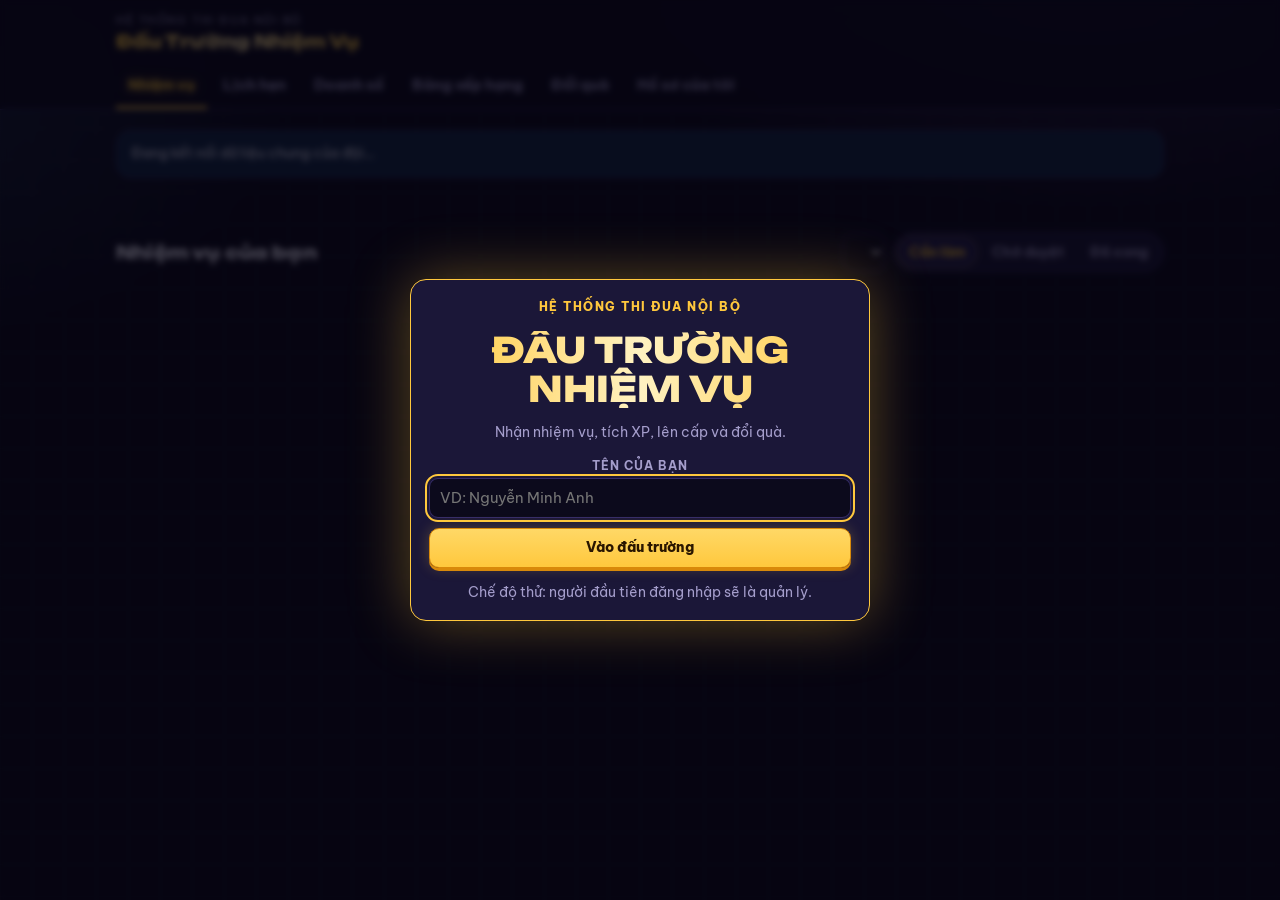
<file: nhiem-vu/index.html>
<!doctype html>
<html lang="vi">
<head>
<meta charset="utf-8">
<meta name="viewport" content="width=device-width,initial-scale=1,viewport-fit=cover">
<meta name="theme-color" content="#0C0A1C">
<style>body{margin:0}[hidden]{display:none!important}img{max-width:100%}</style>
<script src="config.js"></script>
<script src="backend.js"></script>
</head>
<body>
<title>Đấu Trường Nhiệm Vụ</title>
<link rel="preconnect" href="https://fonts.googleapis.com">
<link rel="preconnect" href="https://fonts.gstatic.com" crossorigin>
<link rel="stylesheet" href="https://fonts.googleapis.com/css2?family=Be+Vietnam+Pro:wght@400;500;600;700&family=Unbounded:wght@600;800&family=JetBrains+Mono:wght@500;700&display=swap">
<style>
/* Layout: game HUD — sticky bar with the player's level card, tab rail, then a "player card" hero and quest cards styled by rarity like loot */
:root{
  color-scheme:dark;
  --bg:#0C0A1C; --bg-2:#141130; --surface:#1B1738; --surface-2:#262050; --line:#362D6A; --fg:#F2EFFF; --muted:#A49DCB;
  --gold:#FFC83D; --gold-strong:#FFC83D; --gold-deep:#D9890A; --gold-soft:#3A2C10; --on-gold:#2A1600;
  --xp:#3EE6A8; --xp-deep:#16A673; --xp-soft:#123A2E; --danger:#FF5D73; --danger-soft:#3D1724;
  --info:#5AB8FF; --info-soft:#13294A; --boss:#FF8A3D; --boss-soft:#3D2010; --epic:#B57CFF; --epic-soft:#2B1B4D;
  --common:#A49DCB; --rare:#5AB8FF; --legend:#FF8A3D;
  --shadow:0 8px 24px rgba(0,0,0,.35);
  --font-display:"Unbounded","Be Vietnam Pro",system-ui,sans-serif;
  --font-body:"Be Vietnam Pro",system-ui,-apple-system,"Segoe UI",Roboto,sans-serif;
  --font-mono:"JetBrains Mono",ui-monospace,SFMono-Regular,Menlo,Consolas,monospace;
  --r:14px;
}
*{box-sizing:border-box}
html{background:var(--bg)}
body{background:var(--bg);color:var(--fg);font-family:var(--font-body);font-size:15px;line-height:1.5;min-height:100vh;
  background-image:radial-gradient(900px 500px at 85% -10%,rgba(181,124,255,.22),transparent 60%),radial-gradient(700px 420px at -10% 10%,rgba(90,184,255,.14),transparent 60%),
  linear-gradient(rgba(255,255,255,.025) 1px,transparent 1px),linear-gradient(90deg,rgba(255,255,255,.025) 1px,transparent 1px);
  background-size:auto,auto,32px 32px,32px 32px;background-attachment:fixed}
h1,h2,h3{font-family:var(--font-display);text-wrap:balance;margin:0;line-height:1.2}
h2{font-size:1.1rem;font-weight:800;letter-spacing:.01em}
h3{font-size:.98rem;font-weight:700;font-family:var(--font-body)}
p{margin:0}
button,input,select,textarea{font:inherit;color:inherit}
:focus-visible{outline:2px solid var(--gold);outline-offset:2px}
.num{font-family:var(--font-mono);font-variant-numeric:tabular-nums}
.muted{color:var(--muted)}
.small{font-size:.85rem}

/* top bar */
.topbar{position:sticky;top:env(safe-area-inset-top,0px);z-index:20;background:rgba(12,10,28,.86);backdrop-filter:blur(10px);border-bottom:1px solid var(--line)}
.topbar-in{max-width:1080px;margin:0 auto;padding:12px 16px;display:flex;gap:16px;align-items:center;flex-wrap:wrap}
.brand{display:flex;flex-direction:column;gap:2px;min-width:0}
.brand h1{font-size:1.1rem;font-weight:800;background:linear-gradient(90deg,var(--gold),#FFE9A8 50%,var(--gold));-webkit-background-clip:text;background-clip:text;color:transparent}
.brand span{font-size:.7rem;color:var(--muted);text-transform:uppercase;letter-spacing:.14em}
.mecard{margin-left:auto;display:flex;align-items:center;gap:10px;min-width:0;flex-wrap:wrap}
.avatar{width:36px;height:36px;border-radius:50%;object-fit:cover;background:var(--surface-2);flex:none;border:2px solid var(--line)}
.avatar.ini{display:inline-grid;place-items:center;font-family:var(--font-display);font-weight:800;font-size:.75em;color:#fff;background:hsl(var(--h) 55% 42%)}
.ring .avatar.ini{font-size:1.6rem}.pod.p1 .avatar.ini{font-size:1.2rem}
.mebar{display:flex;flex-direction:column;gap:4px;min-width:150px}
.mebar .row{display:flex;justify-content:space-between;gap:10px;font-size:.8rem}
.xpbar{height:8px;border-radius:99px;background:var(--surface-2);overflow:hidden;box-shadow:inset 0 1px 2px rgba(0,0,0,.5)}
.xpbar>i{display:block;height:100%;border-radius:99px;transition:width .8s cubic-bezier(.2,.9,.3,1.2);
  background:linear-gradient(90deg,var(--xp-deep),var(--xp));box-shadow:0 0 12px rgba(62,230,168,.6);position:relative;overflow:hidden}
.xpbar>i::after{content:"";position:absolute;inset:0;background:linear-gradient(100deg,transparent 30%,rgba(255,255,255,.45) 50%,transparent 70%);transform:translateX(-100%);animation:shine 2.6s ease-in-out infinite}
@keyframes shine{60%,100%{transform:translateX(100%)}}
.pill{display:inline-flex;align-items:center;gap:6px;padding:5px 11px;border-radius:99px;font-size:.82rem;font-weight:700;background:var(--surface-2);white-space:nowrap;border:1px solid var(--line)}
.pill.coin{background:var(--gold-soft);color:var(--gold);border-color:rgba(255,200,61,.35)}
.pill.flame{background:var(--danger-soft);color:#FF9A6B;border-color:rgba(255,138,61,.35)}
.ico{width:15px;height:15px;flex:none}

.tabs{max-width:1080px;margin:0 auto;padding:0 16px;display:flex;gap:4px;overflow-x:auto;scrollbar-width:none}
.tabs button{border:0;background:none;padding:10px 12px;font-weight:700;color:var(--muted);border-bottom:3px solid transparent;cursor:pointer;white-space:nowrap}
.tabs button:hover{color:var(--fg)}
.tabs button[aria-selected="true"]{color:var(--gold);border-bottom-color:var(--gold);text-shadow:0 0 14px rgba(255,200,61,.45)}
.tabs .badge{display:inline-block;min-width:18px;padding:0 5px;margin-left:4px;border-radius:99px;background:var(--danger);color:#fff;font-size:.72rem;line-height:18px;text-align:center;animation:pulse 1.6s ease-in-out infinite}
@keyframes pulse{50%{box-shadow:0 0 0 5px rgba(255,93,115,0)}0%{box-shadow:0 0 0 0 rgba(255,93,115,.6)}}

main{max-width:1080px;margin:0 auto;padding-inline:16px;padding-block:20px 60px;display:flex;flex-direction:column;gap:20px}
.section{display:flex;flex-direction:column;gap:14px}
.section-head{display:flex;align-items:center;justify-content:space-between;gap:12px;flex-wrap:wrap}

.notice{background:var(--info-soft);color:var(--fg);border:1px solid var(--line);border-radius:var(--r);padding:12px 14px;font-size:.9rem}
.notice.warn{background:var(--gold-soft)}

/* player hero card */
.hero-card{position:relative;overflow:hidden;border-radius:18px;padding:18px;border:1px solid rgba(255,200,61,.35);
  background:linear-gradient(135deg,#2A1F5C 0%,#1B1738 55%,#2B1A3A 100%);box-shadow:var(--shadow),inset 0 1px 0 rgba(255,255,255,.08);
  display:grid;grid-template-columns:auto 1fr;gap:18px;align-items:center}
.hero-card::before{content:"";position:absolute;width:320px;height:320px;right:-80px;top:-160px;background:radial-gradient(circle,rgba(255,200,61,.25),transparent 65%);pointer-events:none}
.ring{--p:0;position:relative;width:96px;height:96px;border-radius:50%;padding:5px;background:conic-gradient(var(--xp) calc(var(--p)*1%),rgba(255,255,255,.1) 0);box-shadow:0 0 22px rgba(62,230,168,.35)}
.ring img,.ring .avatar{width:86px;height:86px;border:3px solid var(--bg);border-radius:50%}
.lvlnum{position:absolute;bottom:-6px;left:50%;transform:translateX(-50%);background:linear-gradient(var(--gold),var(--gold-deep));color:var(--on-gold);font-family:var(--font-display);font-weight:800;font-size:.75rem;padding:3px 10px;border-radius:99px;border:2px solid var(--bg);white-space:nowrap}
.hero-main{display:flex;flex-direction:column;gap:8px;min-width:0;position:relative}
.hero-main .title{font-family:var(--font-display);font-weight:800;font-size:1.35rem}
.rankname{display:inline-flex;gap:6px;align-items:center;font-size:.78rem;font-weight:800;text-transform:uppercase;letter-spacing:.12em;color:var(--gold)}
.hero-main .xpbar{height:14px}
.xpline{display:flex;justify-content:space-between;font-size:.8rem;color:var(--muted);gap:8px;flex-wrap:wrap}
.tiles{grid-column:1/-1;display:grid;grid-template-columns:repeat(4,1fr);gap:10px;position:relative}
.tile{background:rgba(12,10,28,.55);border:1px solid var(--line);border-radius:12px;padding:10px 12px;display:flex;flex-direction:column;gap:2px;min-width:0}
.tile b{font-family:var(--font-display);font-size:1.25rem;font-weight:800}
.tile span{font-size:.7rem;color:var(--muted);text-transform:uppercase;letter-spacing:.08em}
.tile.g b{color:var(--gold)}.tile.f b{color:#FF9A6B}.tile.x b{color:var(--xp)}.tile.r b{color:var(--epic)}
.daily{grid-column:1/-1;display:flex;flex-direction:column;gap:6px;position:relative}
.daily .xpbar>i{background:linear-gradient(90deg,var(--gold-deep),var(--gold));box-shadow:0 0 12px rgba(255,200,61,.6)}

/* segmented filter */
.seg{display:inline-flex;background:var(--surface);border:1px solid var(--line);border-radius:99px;padding:3px;gap:2px;flex-wrap:wrap}
.seg button{border:0;background:none;padding:6px 12px;border-radius:99px;font-size:.85rem;font-weight:700;color:var(--muted);cursor:pointer}
.seg button[aria-pressed="true"]{background:var(--surface-2);color:var(--gold);box-shadow:inset 0 0 0 1px rgba(255,200,61,.35)}

/* quest cards = loot cards */
.qgrid{display:grid;grid-template-columns:repeat(auto-fill,minmax(270px,1fr));gap:14px}
.quest{--rc:var(--common);position:relative;background:linear-gradient(180deg,color-mix(in srgb,var(--rc) 14%,var(--surface)) 0%,var(--surface) 55%);
  border:1px solid color-mix(in srgb,var(--rc) 45%,var(--line));border-radius:var(--r);padding:14px;display:flex;flex-direction:column;gap:8px;min-width:0;
  transition:transform .15s ease,box-shadow .15s ease}
.quest:hover{transform:translateY(-3px);box-shadow:0 10px 26px rgba(0,0,0,.4),0 0 0 1px var(--rc),0 0 22px color-mix(in srgb,var(--rc) 35%,transparent)}
.quest.rar-rare{--rc:var(--rare)}.quest.rar-epic{--rc:var(--epic)}.quest.rar-legend{--rc:var(--legend)}
.quest.rar-legend{animation:legend 2.4s ease-in-out infinite}
@keyframes legend{50%{box-shadow:0 0 0 1px var(--legend),0 0 26px rgba(255,138,61,.45)}}
.q-head{display:flex;gap:10px;align-items:flex-start}
.qicon{width:42px;height:42px;flex:none;border-radius:11px;display:grid;place-items:center;color:var(--rc);
  background:color-mix(in srgb,var(--rc) 18%,var(--bg));border:1px solid color-mix(in srgb,var(--rc) 50%,transparent)}
.qicon svg{width:22px;height:22px}
.q-head .t{display:flex;flex-direction:column;gap:4px;min-width:0}
.rarity{font-size:.66rem;font-weight:800;text-transform:uppercase;letter-spacing:.14em;color:var(--rc)}
.q-top{display:flex;gap:6px;flex-wrap:wrap;align-items:center}
.chip{display:inline-flex;align-items:center;padding:2px 8px;border-radius:6px;font-size:.7rem;font-weight:800;text-transform:uppercase;letter-spacing:.06em;background:var(--surface-2);color:var(--muted)}
.chip.daily{color:var(--common)}
.chip.weekly{background:var(--info-soft);color:var(--info)}
.chip.team{background:var(--epic-soft);color:var(--epic)}
.chip.boss{background:var(--legend);color:#2A0E00}
.chip.learn{background:var(--info-soft);color:var(--info)}
.chip.task{background:var(--epic-soft);color:var(--epic)}
.chip.ok{background:var(--xp-soft);color:var(--xp)}
.chip.wait{background:var(--gold-soft);color:var(--gold)}
.chip.bad{background:var(--danger-soft);color:var(--danger)}
.quest p{color:var(--muted);font-size:.88rem;overflow-wrap:anywhere}
.q-foot{margin-top:auto;display:flex;align-items:center;gap:6px;flex-wrap:wrap;padding-top:8px;border-top:1px dashed var(--line)}
.rew{font-family:var(--font-mono);font-weight:700;font-size:.82rem;padding:3px 8px;border-radius:7px}
.rew.xp{color:var(--xp);background:var(--xp-soft)} .rew.co{color:var(--gold);background:var(--gold-soft)}
.q-foot .btn{margin-left:auto}
.reject-note{font-size:.82rem;color:var(--danger);background:var(--danger-soft);border-radius:8px;padding:6px 8px}
.quest.is-done{opacity:.75}
.quest.is-done::after{content:"HOÀN THÀNH";position:absolute;right:12px;top:12px;font-family:var(--font-display);font-size:.65rem;font-weight:800;color:var(--xp);border:2px solid var(--xp);padding:2px 6px;border-radius:6px;transform:rotate(8deg)}

.btn{border:1px solid var(--line);border-radius:10px;padding:8px 14px;font-weight:800;font-size:.88rem;cursor:pointer;background:var(--surface-2);color:var(--fg);
  box-shadow:0 3px 0 rgba(0,0,0,.45);transition:transform .06s ease,box-shadow .06s ease,filter .15s}
.btn:hover{filter:brightness(1.12)}
.btn:active{transform:translateY(3px);box-shadow:0 0 0 rgba(0,0,0,.45)}
.btn.primary{background:linear-gradient(180deg,#FFD866,var(--gold));color:var(--on-gold);border-color:var(--gold-deep);box-shadow:0 3px 0 var(--gold-deep),0 0 14px rgba(255,200,61,.25)}
.btn.primary:active{box-shadow:0 0 0 var(--gold-deep)}
.btn.good{background:linear-gradient(180deg,#6CF0BE,var(--xp));color:#062A1D;border-color:var(--xp-deep);box-shadow:0 3px 0 var(--xp-deep)}
.btn.danger{background:var(--danger-soft);color:var(--danger);border-color:rgba(255,93,115,.4)}
.btn.ghost{background:transparent}
.btn.sm{padding:5px 10px;font-size:.8rem}
.btn[disabled]{opacity:.45;cursor:not-allowed;filter:grayscale(.6)}

.empty{border:1px dashed var(--line);border-radius:var(--r);padding:28px;text-align:center;color:var(--muted);font-size:.9rem;background:rgba(27,23,56,.5)}

/* panels */
.panel{background:var(--surface);border:1px solid var(--line);border-radius:var(--r);padding:16px;display:flex;flex-direction:column;gap:12px;min-width:0;box-shadow:var(--shadow)}
.cols{display:grid;grid-template-columns:repeat(auto-fit,minmax(300px,1fr));gap:16px;align-items:start}

/* leaderboard */
.tablewrap{overflow-x:auto;background:var(--surface);border:1px solid var(--line);border-radius:var(--r)}
table{width:100%;border-collapse:collapse;font-size:.9rem}
th,td{text-align:left;padding:10px 12px;border-bottom:1px solid var(--line);white-space:nowrap}
th{font-size:.7rem;text-transform:uppercase;letter-spacing:.1em;color:var(--muted);font-weight:700}
tr:last-child td{border-bottom:0}
td.r,th.r{text-align:right}
tr.me td{background:rgba(255,200,61,.1)}
.who{display:flex;align-items:center;gap:10px}
.who .avatar{width:28px;height:28px}
.rank{font-family:var(--font-display);font-weight:800;width:30px;height:30px;border-radius:50%;display:inline-grid;place-items:center;font-size:.8rem;background:var(--surface-2)}
.rank.r1{background:linear-gradient(#FFE07A,#E9A908);color:#2A1D00;box-shadow:0 0 12px rgba(255,200,61,.6)}.rank.r2{background:linear-gradient(#E6ECF2,#9EA9B4);color:#1C2228}.rank.r3{background:linear-gradient(#F0B080,#B86A32);color:#2A1404}

.podium{display:grid;grid-template-columns:repeat(3,1fr);gap:12px;align-items:end}
.pod{position:relative;background:linear-gradient(180deg,var(--surface-2),var(--surface));border:1px solid var(--line);border-radius:var(--r) var(--r) 6px 6px;padding:14px 10px;text-align:center;display:flex;flex-direction:column;align-items:center;gap:6px;min-width:0}
.pod .avatar{width:52px;height:52px}
.pod.p1{padding-block:30px 22px;border-color:var(--gold);box-shadow:0 0 30px rgba(255,200,61,.25)}
.pod.p1 .avatar{width:68px;height:68px;border-color:var(--gold)}
.pod .crown{width:34px;height:24px;color:var(--gold);filter:drop-shadow(0 0 6px rgba(255,200,61,.7))}
.pod .nm{font-weight:700;font-size:.88rem;overflow:hidden;text-overflow:ellipsis;max-width:100%;white-space:nowrap}

/* profile */
.hero{display:grid;grid-template-columns:auto 1fr;gap:16px;align-items:center}
.lvl-ring{width:84px;height:84px;border-radius:50%;display:grid;place-items:center;background:conic-gradient(var(--xp) calc(var(--p)*1%),var(--surface-2) 0);box-shadow:0 0 18px rgba(62,230,168,.3)}
.lvl-ring>div{width:68px;height:68px;border-radius:50%;background:var(--surface);display:grid;place-items:center;text-align:center;font-family:var(--font-display);font-weight:800;font-size:1.3rem;line-height:1}
.lvl-ring small{display:block;font-family:var(--font-body);font-size:.6rem;font-weight:700;color:var(--muted);text-transform:uppercase;letter-spacing:.06em}
.statrow{display:grid;grid-template-columns:repeat(auto-fit,minmax(120px,1fr));gap:10px}
.stat{background:var(--surface-2);border-radius:10px;padding:10px 12px}
.stat b{display:block;font-family:var(--font-mono);font-size:1.25rem}
.stat span{font-size:.72rem;color:var(--muted);text-transform:uppercase;letter-spacing:.06em}
.grade{font-family:var(--font-display);font-weight:800;font-size:2.2rem;line-height:1;text-shadow:0 0 18px currentColor}
.grade.A{color:var(--xp)}.grade.B{color:var(--info)}.grade.C{color:var(--gold)}.grade.D{color:var(--danger)}
.badges{display:grid;grid-template-columns:repeat(auto-fill,minmax(160px,1fr));gap:12px}
.bdg{border:1px solid var(--line);border-radius:12px;padding:12px;display:flex;gap:10px;align-items:center;background:var(--surface)}
.bdg .medal{width:42px;height:46px;flex:none;display:grid;place-items:center;font-family:var(--font-display);font-weight:800;font-size:.85rem;
  clip-path:polygon(50% 0,100% 25%,100% 75%,50% 100%,0 75%,0 25%);background:linear-gradient(#FFE07A,var(--gold-deep));color:var(--on-gold)}
.bdg:not(.locked){border-color:rgba(255,200,61,.4);box-shadow:0 0 16px rgba(255,200,61,.12)}
.bdg.locked{opacity:.45;filter:grayscale(1)}
.bdg b{font-size:.85rem;display:block}.bdg span{font-size:.75rem;color:var(--muted)}
.hist{display:flex;flex-direction:column}
.hist>div{display:flex;justify-content:space-between;gap:12px;padding:8px 0;border-bottom:1px solid var(--line);font-size:.88rem}
.hist>div:last-child{border-bottom:0}
.hist .l{min-width:0;overflow-wrap:anywhere}
.pos{color:var(--xp)}.neg{color:var(--danger)}
.ap-tiles{grid-column:auto}
.total-card{border-radius:18px;padding:16px 18px;border:1px solid rgba(255,200,61,.35);background:linear-gradient(135deg,#2A1F5C,#1B1738 60%,#3A2410);display:flex;flex-direction:column;gap:8px;box-shadow:var(--shadow)}
.total-card .big{font-family:var(--font-display);font-weight:800;font-size:1.7rem;color:var(--gold)}
.bossgrid{display:grid;grid-template-columns:repeat(auto-fit,minmax(280px,1fr));gap:14px}
.boss-card{position:relative;background:linear-gradient(180deg,#2B1730,var(--surface) 60%);border:1px solid rgba(255,138,61,.45);border-radius:var(--r);padding:16px;display:flex;flex-direction:column;gap:10px;min-width:0}
.boss-card.dead{border-color:var(--xp);background:linear-gradient(180deg,#123A2E,var(--surface) 60%)}
.boss-top{display:flex;gap:12px;align-items:center}
.boss-ico{width:48px;height:48px;border-radius:12px;display:grid;place-items:center;background:rgba(255,138,61,.15);color:var(--legend);flex:none}
.boss-card.dead .boss-ico{color:var(--xp);background:var(--xp-soft)}
.boss-ico svg{width:28px;height:28px}
.boss-name{font-family:var(--font-display);font-weight:800;font-size:1rem}
.hp{position:relative;height:22px;border-radius:8px;background:#3A1420;overflow:visible;border:1px solid rgba(255,93,115,.35)}
.hp>i{position:absolute;left:0;top:0;bottom:0;border-radius:7px;background:linear-gradient(90deg,var(--gold-deep),var(--gold),#FFF2C2);box-shadow:0 0 14px rgba(255,200,61,.5);transition:width 1s cubic-bezier(.2,.9,.3,1.1)}
.hp>b{position:absolute;inset:0;display:grid;place-items:center;font-family:var(--font-mono);font-size:.78rem;font-weight:700;color:#fff;text-shadow:0 1px 2px #000}
.hp .mk{position:absolute;top:-4px;bottom:-4px;width:2px;background:var(--fg);opacity:.7}
.hp .mk span{position:absolute;top:-18px;left:50%;transform:translateX(-50%);font-size:.65rem;font-weight:800;color:var(--muted);white-space:nowrap}
.hp .mk.hit{background:var(--xp);opacity:1}.hp .mk.hit span{color:var(--xp)}
.boss-stats{display:flex;justify-content:space-between;gap:8px;flex-wrap:wrap;font-size:.82rem}
.boss-stats b{font-family:var(--font-mono)}
.tierrow{display:flex;gap:6px;flex-wrap:wrap}
.tier{font-size:.72rem;font-weight:800;padding:3px 8px;border-radius:6px;background:var(--surface-2);color:var(--muted)}
.tier.hit{background:var(--xp-soft);color:var(--xp)}
.policy td,.policy th{white-space:normal}
.ap-when{font-family:var(--font-mono);font-weight:700;color:var(--gold);font-size:.85rem}
.ap-when.late{color:var(--danger)}
.funnel{display:flex;gap:4px;align-items:center;font-family:var(--font-mono);font-size:.82rem;white-space:nowrap}

/* rewards = shop items */
.rgrid{display:grid;grid-template-columns:repeat(auto-fill,minmax(210px,1fr));gap:14px}
.reward{background:linear-gradient(180deg,var(--surface-2),var(--surface));border:1px solid var(--line);border-radius:var(--r);padding:16px;display:flex;flex-direction:column;gap:8px;align-items:flex-start}
.reward{--rc:var(--common);border-color:color-mix(in srgb,var(--rc) 45%,var(--line));background:linear-gradient(180deg,color-mix(in srgb,var(--rc) 14%,var(--surface)),var(--surface) 60%);transition:transform .15s ease,box-shadow .15s ease}
.reward:hover{transform:translateY(-3px);box-shadow:0 10px 26px rgba(0,0,0,.4),0 0 0 1px var(--rc),0 0 22px color-mix(in srgb,var(--rc) 35%,transparent)}
.reward.rar-rare,.modal.rar-rare{--rc:var(--rare)}.reward.rar-epic,.modal.rar-epic{--rc:var(--epic)}.reward.rar-legend,.modal.rar-legend{--rc:var(--legend)}.modal.rar-common{--rc:var(--common)}
.reward .rarity{color:var(--rc)}
.reward .gift{color:var(--rc)!important;background:color-mix(in srgb,var(--rc) 18%,var(--bg))!important}
.reward.is-chest{grid-column:1/-1;flex-direction:column;animation:legend 2.4s ease-in-out infinite}
.reward .odds{color:var(--muted);line-height:1.6}
.cb-chest{width:110px;height:110px;color:var(--gold);filter:drop-shadow(0 0 18px rgba(255,200,61,.6))}
.cb-chest svg{width:100%;height:100%}
.chest-open:not(.revealed) .cb-chest{animation:shake .25s ease-in-out infinite}
.chest-open.revealed .cb-chest{color:var(--rc);animation:popin .4s cubic-bezier(.2,.9,.3,1.4)}
.chest-open.revealed{border-color:var(--rc);box-shadow:0 0 60px color-mix(in srgb,var(--rc) 45%,transparent)}
.chest-open .rarity{color:var(--rc);font-size:.8rem}
@keyframes shake{0%,100%{transform:rotate(0)}25%{transform:rotate(-8deg) scale(1.04)}75%{transform:rotate(8deg) scale(1.04)}}
.reward .gift{width:48px;height:48px;border-radius:12px;display:grid;place-items:center;background:var(--gold-soft);color:var(--gold)}
.reward .gift svg{width:26px;height:26px}
.reward .cost{font-family:var(--font-display);font-weight:800;color:var(--gold);font-size:1.15rem;display:flex;align-items:center;gap:6px}
.reward .btn{width:100%;margin-top:auto}

/* forms */
form{display:flex;flex-direction:column;gap:10px}
.frow{display:grid;grid-template-columns:repeat(auto-fit,minmax(130px,1fr));gap:10px}
.field{display:flex;flex-direction:column;gap:4px;min-width:0}
.field label{font-size:.72rem;font-weight:700;color:var(--muted);text-transform:uppercase;letter-spacing:.08em}
input,select,textarea{background:var(--bg);border:1px solid var(--line);border-radius:9px;padding:8px 10px;width:100%;min-width:0}
textarea{resize:vertical;min-height:70px}
.list{display:flex;flex-direction:column}
.list>.item{display:flex;gap:10px;align-items:center;justify-content:space-between;padding:10px 0;border-bottom:1px solid var(--line);flex-wrap:wrap}
.list>.item:last-child{border-bottom:0}
.item .l{min-width:0;flex:1 1 220px;overflow-wrap:anywhere}
.item .acts{display:flex;gap:6px;flex-wrap:wrap;align-items:center}
.item .acts input{width:170px}

/* modal, toast, effects */
.overlay{position:fixed;inset:0;background:rgba(5,4,14,.72);backdrop-filter:blur(3px);display:grid;place-items:center;padding:16px;z-index:50}
.modal{background:var(--surface);border:1px solid var(--line);border-radius:16px;padding:18px;width:min(460px,100%);display:flex;flex-direction:column;gap:12px;box-shadow:var(--shadow)}
.toast{position:fixed;left:50%;bottom:calc(20px + env(safe-area-inset-bottom,0px));transform:translateX(-50%);background:var(--surface-2);border:1px solid var(--gold);color:var(--fg);padding:10px 16px;border-radius:12px;font-weight:700;font-size:.9rem;z-index:60;max-width:calc(100% - 32px);box-shadow:0 0 20px rgba(255,200,61,.25)}
#fx{position:fixed;inset:0;pointer-events:none;z-index:70;width:100%;height:100%}
.float-xp{position:fixed;z-index:71;pointer-events:none;font-family:var(--font-display);font-weight:800;font-size:1.6rem;color:var(--xp);text-shadow:0 0 16px rgba(62,230,168,.8);animation:floatup 1.6s ease-out forwards}
@keyframes floatup{0%{opacity:0;transform:translate(-50%,10px) scale(.7)}20%{opacity:1;transform:translate(-50%,0) scale(1.15)}100%{opacity:0;transform:translate(-50%,-90px) scale(1)}}
.levelup{text-align:center;align-items:center;border-color:var(--gold);box-shadow:0 0 60px rgba(255,200,61,.35);animation:popin .5s cubic-bezier(.2,.9,.3,1.4)}
.levelup .big{font-family:var(--font-display);font-weight:800;font-size:2.2rem;line-height:1.1;background:linear-gradient(90deg,var(--gold),#FFF2C2,var(--gold));-webkit-background-clip:text;background-clip:text;color:transparent}
.levelup .lv{font-family:var(--font-display);font-weight:800;font-size:4rem;color:var(--gold);text-shadow:0 0 30px rgba(255,200,61,.8);line-height:1}
@keyframes popin{0%{transform:scale(.6);opacity:0}100%{transform:scale(1);opacity:1}}
.pop{animation:pop .6s ease}
@keyframes pop{0%{transform:scale(1)}40%{transform:scale(1.08)}100%{transform:scale(1)}}
@media (prefers-reduced-motion:reduce){*{animation:none!important;transition:none!important}}
@media (max-width:560px){.mecard{margin-left:0;width:100%}.mebar{flex:1}.podium{gap:6px}.hero{grid-template-columns:1fr;justify-items:start}
  .tiles{grid-template-columns:repeat(2,1fr)}.hero-card{gap:14px}.ring{width:80px;height:80px}.ring img,.ring .avatar{width:70px;height:70px}.hero-main .title{font-size:1.1rem}}
</style>

<header class="topbar">
  <div class="topbar-in">
    <div class="brand"><span>Hệ thống thi đua nội bộ</span><h1>Đấu Trường Nhiệm Vụ</h1></div>
    <div class="mecard" id="mecard"></div>
  </div>
  <nav class="tabs" role="tablist" id="tabs">
    <button role="tab" data-tab="quests" aria-selected="true">Nhiệm vụ</button>
    <button role="tab" data-tab="appts" aria-selected="false" id="tab-appts">Lịch hẹn</button>
    <button role="tab" data-tab="sales" aria-selected="false">Doanh số</button>
    <button role="tab" data-tab="board" aria-selected="false">Bảng xếp hạng</button>
    <button role="tab" data-tab="shop" aria-selected="false">Đổi quà</button>
    <button role="tab" data-tab="me" aria-selected="false">Hồ sơ của tôi</button>
    <button role="tab" data-tab="admin" aria-selected="false" hidden id="tab-admin">Quản lý</button>
  </nav>
</header>

<main>
  <div id="status"></div>
  <div id="join"></div>

  <!-- QUESTS -->
  <section class="section" data-view="quests">
    <div id="herocard"></div>
    <div class="section-head">
      <h2>Nhiệm vụ của bạn</h2>
      <div style="display:flex;gap:8px;flex-wrap:wrap;align-items:center"><select id="qteam" aria-label="Lọc theo đội" style="width:auto"></select>
      <div class="seg" id="qfilter">
        <button data-f="todo" aria-pressed="true">Cần làm</button>
        <button data-f="pending" aria-pressed="false">Chờ duyệt</button>
        <button data-f="done" aria-pressed="false">Đã xong</button>
      </div></div>
    </div>
    <div id="questlist" class="qgrid"></div>
  </section>

  <!-- APPOINTMENTS -->
  <section class="section" data-view="appts" hidden>
    <div class="section-head"><h2>Lịch hẹn tư vấn</h2><span class="muted small" id="ap-legend"></span></div>
    <div class="tiles ap-tiles" id="ap-tiles"></div>
    <div class="cols">
      <div class="panel" id="ap-formwrap">
        <h2>Đặt lịch hẹn mới</h2>
        <form id="f-appt">
          <div class="field"><label for="ap-kind">Loại lịch hẹn</label><select id="ap-kind"><option value="call">Call tư vấn với anh Tâm</option><option value="trial">Học thử lớp âm nhạc</option></select></div>
          <div class="frow">
            <div class="field"><label for="ap-name">Tên khách hàng</label><input id="ap-name" required maxlength="80" placeholder="VD: Chị Hoa, shop mỹ phẩm"></div>
            <div class="field"><label for="ap-contact">SĐT / Zalo / link Facebook</label><input id="ap-contact" maxlength="120"></div>
          </div>
          <div class="frow">
            <div class="field"><label for="ap-time">Thời gian call / học thử</label><input id="ap-time" type="datetime-local" required></div>
            <div class="field"><label for="ap-product">Khách quan tâm</label><select id="ap-product"></select></div>
            <div class="field"><label for="ap-source">Nguồn khách</label>
              <select id="ap-source"><option>Facebook Ads</option><option>TikTok</option><option>Zalo</option><option>Inbox fanpage</option><option>Người quen giới thiệu</option><option>Khác</option></select></div>
          </div>
          <div class="field"><label for="ap-note">Ghi chú cho người chốt (nhu cầu, ngân sách, nỗi đau)</label><textarea id="ap-note" maxlength="600" placeholder="VD: Đang chạy ads tự học, CPA cao, ngân sách 10 triệu/tháng"></textarea></div>
          <button class="btn primary" type="submit">Đặt lịch · +10 XP</button>
        </form>
      </div>
      <div class="panel">
        <div class="section-head"><h2>Bảng vàng đặt hẹn tháng này</h2></div>
        <div id="ap-board" class="list"></div>
      </div>
    </div>
    <div class="panel">
      <div class="section-head"><h2 id="ap-list-title">Lịch hẹn</h2>
        <div class="seg" id="apfilter"><button data-f="upcoming" aria-pressed="true">Chờ xử lý</button><button data-f="done" aria-pressed="false">Đã xử lý</button></div></div>
      <div id="ap-list" class="list"></div>
    </div>
  </section>

  <!-- SALES -->
  <section class="section" data-view="sales" hidden>
    <div class="section-head"><h2 id="sl-title">Boss doanh số tháng</h2>
      <div style="display:flex;gap:8px;align-items:center;flex-wrap:wrap"><span class="muted small" id="sl-days"></span><button class="btn primary sm" data-act="open-sale" id="sl-add" hidden>Ghi nhận doanh số</button></div></div>
    <div id="sl-total"></div>
    <div class="bossgrid" id="sl-bosses"></div>
    <div class="cols">
      <div class="panel"><h2>Người mang về doanh số</h2><div id="sl-people" class="list"></div></div>
      <div class="panel"><h2>Hợp đồng khách mới gần đây</h2><div id="sl-recent" class="list"></div></div>
    </div>
    <div class="panel" id="sl-policy"></div>
    <div class="panel" id="sl-payroll" hidden></div>
    <div class="panel" id="sl-settings" hidden>
      <h2>Chỉ tiêu doanh số tháng (khách hàng mới)</h2>
      <form id="f-targets"><div class="frow" id="tg-fields"></div><button class="btn primary" type="submit">Lưu chỉ tiêu</button></form>
    </div>
  </section>

  <!-- LEADERBOARD -->
  <section class="section" data-view="board" hidden>
    <div class="section-head">
      <h2>Bảng xếp hạng</h2>
      <div style="display:flex;gap:8px;flex-wrap:wrap">
        <div class="seg" id="lbperiod"><button data-p="month" aria-pressed="true">Tháng này</button><button data-p="all" aria-pressed="false">Toàn thời gian</button></div>
        <div class="seg" id="lbmode"><button data-m="person" aria-pressed="true">Cá nhân</button><button data-m="team" aria-pressed="false">Theo vai trò</button></div>
      </div>
    </div>
    <div id="podium" class="podium"></div>
    <div id="lbtable" class="tablewrap"></div>
  </section>

  <!-- SHOP -->
  <section class="section" data-view="shop" hidden>
    <div class="section-head"><h2>Cửa hàng phần thưởng</h2><span class="pill coin" id="shopcoins"></span></div>
    <div id="rewardlist" class="rgrid"></div>
    <h2 style="margin-top:8px">Lịch sử đổi quà</h2>
    <div class="panel"><div id="myredeem" class="list"></div></div>
  </section>

  <!-- PROFILE -->
  <section class="section" data-view="me" hidden>
    <div class="cols">
      <div class="panel" id="profilehero"></div>
      <div class="panel" id="kpicard"></div>
    </div>
    <h2>Huy hiệu</h2>
    <div id="badgelist" class="badges"></div>
    <h2>Lịch sử điểm</h2>
    <div class="panel"><div id="history" class="hist"></div></div>
  </section>

  <!-- ADMIN -->
  <section class="section" data-view="admin" hidden>
    <div class="cols">
      <div class="panel">
        <div class="section-head"><h2>Chờ duyệt nhiệm vụ</h2><span class="pill" id="pendcount">0</span></div>
        <div id="approvals" class="list"></div>
      </div>
      <div class="panel">
        <div class="section-head"><h2>Yêu cầu đổi quà</h2><span class="pill" id="redcount">0</span></div>
        <div id="redeemreqs" class="list"></div>
      </div>
    </div>

    <div class="cols">
      <div class="panel">
        <h2>Giao nhiệm vụ mới</h2>
        <form id="f-quest">
          <div class="field"><label for="q-tpl">Chọn từ thư viện nhiệm vụ mẫu</label><select id="q-tpl"></select></div>
          <div class="field"><label for="q-title">Tên nhiệm vụ</label><input id="q-title" required maxlength="120" placeholder="VD: Chốt 3 đơn trả góp trong ngày"></div>
          <div class="field"><label for="q-desc">Mô tả / tiêu chí hoàn thành</label><textarea id="q-desc" maxlength="600" placeholder="Nhân viên cần nộp gì để được duyệt?"></textarea></div>
          <div class="frow">
            <div class="field"><label for="q-type">Loại</label><select id="q-type"></select></div>
            <div class="field"><label for="q-xp">XP</label><input id="q-xp" type="number" min="0" step="5" required></div>
            <div class="field"><label for="q-coins">Xu</label><input id="q-coins" type="number" min="0" step="1" required></div>
          </div>
          <div class="frow">
            <div class="field"><label for="q-mode">Giao cho</label>
              <select id="q-mode"><option value="all">Mọi người (ai làm người đó nhận)</option><option value="company">Cả công ty cùng làm (cùng nhận thưởng)</option><option value="dept">Một vai trò (Quản lý / Thực tập sinh)</option><option value="person">Một người</option></select></div>
            <div class="field" id="q-assignee-wrap" hidden><label for="q-assignee">Nhân viên</label><select id="q-assignee"></select></div>
            <div class="field" id="q-team-wrap" hidden><label for="q-team">Vai trò</label><select id="q-team"></select></div>
            <div class="field"><label for="q-area">Mảng</label><select id="q-area"></select></div>
          </div>
          <div class="frow">
            <div class="field"><label for="q-repeat">Lặp lại</label>
              <select id="q-repeat"><option value="none">Một lần</option><option value="daily">Mỗi ngày</option><option value="weekly">Mỗi tuần</option></select></div>
            <div class="field"><label for="q-due">Hạn chót (tuỳ chọn)</label><input id="q-due" type="date"></div>
          </div>
          <button class="btn primary" type="submit">Giao nhiệm vụ</button>
        </form>
      </div>

      <div class="panel">
        <h2>Thưởng nóng / Trừ điểm</h2>
        <form id="f-adjust">
          <div class="field"><label for="a-user">Nhân viên</label><select id="a-user" required></select></div>
          <div class="field"><label for="a-preset">Lý do mẫu</label><select id="a-preset"></select></div>
          <div class="field"><label for="a-reason">Ghi chú lý do</label><input id="a-reason" required maxlength="160"></div>
          <div class="frow">
            <div class="field"><label for="a-xp">XP (+/−)</label><input id="a-xp" type="number" step="5" required></div>
            <div class="field"><label for="a-coins">Xu (+/−)</label><input id="a-coins" type="number" step="1" value="0" required></div>
          </div>
          <button class="btn primary" type="submit">Ghi nhận</button>
        </form>
      </div>
    </div>

    <div class="panel">
      <div class="section-head"><h2>Nhiệm vụ đang chạy</h2><span class="muted small">Lưu trữ nhiệm vụ để ẩn khỏi danh sách nhân viên</span></div>
      <div id="activequests" class="list"></div>
    </div>

    <div class="cols">
      <div class="panel">
        <h2>Phần thưởng</h2>
        <form id="f-reward">
          <div class="field"><label for="r-name">Tên phần thưởng</label><input id="r-name" required maxlength="80" placeholder="VD: Trà sữa Phúc Long size M"></div>
          <div class="frow">
            <div class="field"><label for="r-value">Giá trị (nghìn đồng)</label><input id="r-value" type="number" min="1" required placeholder="VD: 45"></div>
            <div class="field"><label for="r-cost">Giá (xu, để trống = tự tính)</label><input id="r-cost" type="number" min="1"></div>
            <div class="field"><label for="r-stock">Số lượng (để trống = không giới hạn)</label><input id="r-stock" type="number" min="0"></div>
          </div>
          <button class="btn primary" type="submit">Thêm phần thưởng</button>
        </form>
        <div id="rewardadmin" class="list"></div>
      </div>
      <div class="panel">
        <h2>Nhân viên &amp; cài đặt</h2>
        <form id="f-settings">
          <div class="field"><label for="s-teams">Vai trò trong công ty (mỗi dòng một tên)</label><textarea id="s-teams"></textarea></div>
          <div class="field"><label for="s-target">Chỉ tiêu XP mỗi tháng (dùng để xếp loại A/B/C/D)</label><input id="s-target" type="number" min="1" required></div>
          <button class="btn primary" type="submit">Lưu cài đặt</button>
        </form>
        <div id="playeradmin" class="list"></div>
      </div>
    </div>
  </section>
</main>

<div id="modal" class="overlay" hidden>
  <div class="modal" role="dialog" aria-modal="true" aria-labelledby="m-title">
    <h2 id="m-title">Nộp nhiệm vụ</h2>
    <p class="muted small" id="m-desc"></p>
    <div class="field"><label for="m-proof">Báo cáo kết quả</label><textarea id="m-proof" maxlength="600" placeholder="VD: Đã chốt 3 đơn: #1023, #1027, #1031"></textarea></div>
    <div style="display:flex;gap:8px;justify-content:flex-end">
      <button class="btn ghost" data-act="close-modal">Huỷ</button>
      <button class="btn primary" data-act="confirm-submit">Nộp để duyệt</button>
    </div>
  </div>
</div>
<div id="toast" class="toast" hidden></div>
<canvas id="fx" aria-hidden="true"></canvas>
<div id="chestbox" class="overlay" hidden>
  <div class="modal levelup" role="dialog" aria-modal="true" aria-labelledby="cb-prize">
    <span class="cb-chest" aria-hidden="true"><svg viewBox="0 0 24 24" fill="none" stroke="currentColor" stroke-width="1.6" stroke-linejoin="round"><path d="M3 10a5 5 0 0 1 5-5h8a5 5 0 0 1 5 5v1H3z" fill="currentColor" fill-opacity=".25"/><path d="M3 11h18v8a1 1 0 0 1-1 1H4a1 1 0 0 1-1-1z"/><rect x="10" y="9.5" width="4" height="4.5" rx="1" fill="currentColor"/></svg></span>
    <span class="rarity" id="cb-rar"></span>
    <span class="big" id="cb-prize"></span>
    <p class="muted small" id="cb-note"></p>
    <button class="btn primary" data-act="close-chest">Tuyệt vời!</button>
  </div>
</div>
<div id="salemodal" class="overlay" hidden>
  <div class="modal" role="dialog" aria-modal="true" aria-labelledby="sm-title">
    <h2 id="sm-title">Ghi nhận doanh số khách mới</h2>
    <p class="muted small" id="sm-sub"></p>
    <form id="f-sale">
      <div class="frow">
        <div class="field"><label for="sl-line">Mảng kinh doanh</label><select id="sl-line"></select></div>
        <div class="field"><label for="sl-amount">Giá trị hợp đồng (triệu đồng)</label><input id="sl-amount" type="number" min="0.1" step="0.1" required placeholder="VD: 15"></div>
      </div>
      <div class="field"><label for="sl-customer">Khách hàng</label><input id="sl-customer" required maxlength="80"></div>
      <div class="field"><label for="sl-by">Ghi công cho (người đặt hẹn / mang khách về)</label><select id="sl-by"></select></div>
      <div style="display:flex;gap:8px;justify-content:flex-end"><button class="btn ghost" type="button" data-act="close-sale">Huỷ</button><button class="btn good" type="submit">Lưu doanh số</button></div>
    </form>
  </div>
</div>
<div id="lvlup" class="overlay" hidden>
  <div class="modal levelup" role="dialog" aria-modal="true" aria-labelledby="lu-title">
    <span class="big" id="lu-title">LÊN CẤP!</span>
    <span class="lv num" id="lu-num">2</span>
    <b id="lu-name"></b>
    <p class="muted small" id="lu-next"></p>
    <button class="btn primary" data-act="close-lvl">Tiếp tục chiến!</button>
  </div>
</div>

<script>
const TYPES = {
  daily:  {label:"Hằng ngày", xp:20,  coins:5,   rar:"common"},
  weekly: {label:"Hằng tuần", xp:150, coins:30,  rar:"rare"},
  task:   {label:"Giao việc", xp:80,  coins:15,  rar:"epic"},
  learn:  {label:"Học tập",   xp:50,  coins:10,  rar:"rare"},
  team:   {label:"Tập thể",   xp:200, coins:40,  rar:"epic"},
  boss:   {label:"Boss",      xp:500, coins:100, rar:"legend"},
};
const RARITY = {common:"Thường", rare:"Hiếm", epic:"Sử thi", legend:"Huyền thoại"};
const QICON = {
  daily:'<svg viewBox="0 0 24 24" fill="none" stroke="currentColor" stroke-width="2" stroke-linecap="round"><circle cx="12" cy="12" r="4"/><path d="M12 2v2M12 20v2M4.9 4.9l1.4 1.4M17.7 17.7l1.4 1.4M2 12h2M20 12h2M4.9 19.1l1.4-1.4M17.7 6.3l1.4-1.4"/></svg>',
  weekly:'<svg viewBox="0 0 24 24" fill="none" stroke="currentColor" stroke-width="2" stroke-linecap="round"><rect x="3" y="5" width="18" height="16" rx="2"/><path d="M3 10h18M8 3v4M16 3v4M8 15l2.5 2.5L16 13"/></svg>',
  task:'<svg viewBox="0 0 24 24" fill="none" stroke="currentColor" stroke-width="2" stroke-linecap="round"><circle cx="12" cy="12" r="9"/><circle cx="12" cy="12" r="5"/><circle cx="12" cy="12" r="1.5" fill="currentColor"/></svg>',
  learn:'<svg viewBox="0 0 24 24" fill="none" stroke="currentColor" stroke-width="2" stroke-linejoin="round"><path d="M2 6.5 12 3l10 3.5L12 10z"/><path d="M6 8.5V14c0 1.7 2.7 3 6 3s6-1.3 6-3V8.5M22 6.5V12"/></svg>',
  team:'<svg viewBox="0 0 24 24" fill="none" stroke="currentColor" stroke-width="2" stroke-linecap="round"><circle cx="9" cy="8" r="3.5"/><path d="M2.5 20c.6-3.6 3.3-5.5 6.5-5.5s5.9 1.9 6.5 5.5"/><circle cx="17" cy="9" r="2.5"/><path d="M17 14c2.4 0 4 1.5 4.5 4"/></svg>',
  boss:'<svg viewBox="0 0 24 24" fill="currentColor"><path d="M12 2C7 2 4 5.6 4 10c0 2.6 1.2 4.4 3 5.6V19a1 1 0 0 0 1 1h1.5v-2h1.5v2h2v-2h1.5v2H16a1 1 0 0 0 1-1v-3.4c1.8-1.2 3-3 3-5.6 0-4.4-3-8-8-8zm-3.5 11a2 2 0 1 1 0-4 2 2 0 0 1 0 4zm7 0a2 2 0 1 1 0-4 2 2 0 0 1 0 4z"/></svg>',
};
const GIFT='<svg viewBox="0 0 24 24" fill="none" stroke="currentColor" stroke-width="2" stroke-linejoin="round"><rect x="3" y="8" width="18" height="5" rx="1"/><path d="M5 13v8h14v-8M12 8v13M12 8c-1-3-5-4-5-1.5S10 8 12 8zm0 0c1-3 5-4 5-1.5S14 8 12 8z"/></svg>';
const CHEST='<svg viewBox="0 0 24 24" fill="none" stroke="currentColor" stroke-width="1.8" stroke-linejoin="round"><path d="M3 10a5 5 0 0 1 5-5h8a5 5 0 0 1 5 5v1H3z" fill="currentColor" fill-opacity=".25"/><path d="M3 11h18v8a1 1 0 0 1-1 1H4a1 1 0 0 1-1-1z"/><rect x="10" y="9.5" width="4" height="4.5" rx="1" fill="currentColor"/></svg>';
const XU_VND = 500;  // quy đổi: 1 xu ≈ 500đ (100 xu = 50.000đ)
const vnd = v => fmt(Math.round(+v||0))+"đ";
const rewardRar = c => c<200?"common":c<600?"rare":c<1500?"epic":"legend";
function pickPrize(prizes){ const tot=prizes.reduce((a,p)=>a+(+p.w||0),0); let r=Math.random()*tot; for(const p of prizes){ r-=+p.w||0; if(r<0) return p; } return prizes[prizes.length-1]; }
const CROWN='<svg class="crown" viewBox="0 0 34 24" fill="currentColor"><path d="M2 6l7 7 8-11 8 11 7-7-3 16H5z"/></svg>';
const LEVELS = [
  {n:"Tân binh", min:0}, {n:"Chiến binh", min:500}, {n:"Tinh anh", min:1500},
  {n:"Cao thủ", min:3000}, {n:"Huyền thoại", min:6000},
];
const BADGES = [
  {k:"1",  n:"Khởi đầu",        d:"Hoàn thành nhiệm vụ đầu tiên",          t:s=>s.done>=1},
  {k:"10", n:"Chăm chỉ",        d:"Hoàn thành 10 nhiệm vụ",                 t:s=>s.done>=10},
  {k:"50", n:"Cỗ máy",          d:"Hoàn thành 50 nhiệm vụ",                 t:s=>s.done>=50},
  {k:"B",  n:"Hạ Boss",         d:"Hoàn thành một nhiệm vụ Boss",           t:s=>s.boss>=1},
  {k:"H",  n:"Ham học",         d:"Hoàn thành 3 nhiệm vụ học tập",          t:s=>s.learn>=3},
  {k:"Đ",  n:"Đồng đội",        d:"Góp công 3 nhiệm vụ tập thể",            t:s=>s.team>=3},
  {k:"7",  n:"Bền bỉ",          d:"Chuỗi 7 ngày liên tiếp có nhiệm vụ",     t:s=>s.bestStreak>=7},
  {k:"H1", n:"Mở cửa",          d:"Đặt lịch hẹn đầu tiên",                  t:s=>s.apBook>=1},
  {k:"10", n:"Người mở cửa",    d:"10 khách đến tư vấn từ lịch bạn đặt",    t:s=>s.apShow>=10},
  {k:"$",  n:"Mở hàng",         d:"Lịch hẹn của bạn được chốt lần đầu",     t:s=>s.apClose>=1},
  {k:"✓",  n:"Sạch lỗi",        d:"Tháng này ≥5 nhiệm vụ, không bị trừ điểm", t:s=>s.penMonth===0&&s.doneMonth>=5},
];
/* Thư viện nhiệm vụ mẫu theo mảng: [loại, tên, mô tả, lặp lại, kiểu giao]
   kiểu giao: "dept" = từng người trong đội tự làm, "team" = cả đội cùng làm và cùng nhận thưởng */
const LIBRARY = {
  "OT Musics": [
    ["daily","Đăng 1 video/short nhạc lên kênh","Đúng lịch đăng, có tiêu đề, hashtag và thumbnail chuẩn. Nộp link bài đăng.","daily","dept"],
    ["daily","Trả lời bình luận và tin nhắn của fan trong ngày","Không để tin nhắn quá 24 giờ chưa trả lời.","daily","dept"],
    ["weekly","Hoàn thành bản mix/master đúng hạn","Nộp link file và ghi chú các chỉnh sửa chính.","weekly","dept"],
    ["weekly","Báo cáo lượt nghe/view tuần và đề xuất cải thiện","Số liệu từ YouTube Studio/Spotify for Artists, kèm 2 đề xuất.","weekly","dept"],
    ["task","Phát hành 1 bài lên Spotify/Apple Music","Đủ metadata, artwork, lyric; nộp link phát hành.","none","dept"],
    ["learn","Học xong 1 bài kỹ thuật âm thanh/mix mới","Nộp tên bài học và 3 điều áp dụng được.","none","dept"],
    ["team","Kênh đạt chỉ tiêu lượt nghe tháng","Cả đội cùng nhận thưởng khi kênh đạt mục tiêu.","none","team"],
    ["boss","Video nhạc đạt 100.000 view trong 30 ngày","Nộp ảnh chụp số liệu. Phần thưởng lớn cho người hạ Boss.","none","dept"],
  ],
  "Tiếng Việt": [
    ["daily","Chấm và phản hồi bài tập học viên trong 24 giờ","Nộp số bài đã chấm trong ngày.","daily","dept"],
    ["daily","Đăng 1 nội dung dạy tiếng Việt lên fanpage/TikTok","Nộp link bài đăng.","daily","dept"],
    ["weekly","Gọi chăm sóc học viên vắng học hoặc chậm tiến độ","Ghi tên học viên đã gọi và kết quả.","weekly","dept"],
    ["weekly","Tỷ lệ học viên đi học từ 90% trở lên trong tuần","Nộp bảng điểm danh tuần.","weekly","dept"],
    ["task","Soạn giáo án và slide cho 1 buổi học mới","Nộp link giáo án để quản lý duyệt.","none","dept"],
    ["learn","Dự giờ 1 buổi của giáo viên khác và ghi nhận xét","Nộp 3 điểm học được và 1 góp ý.","none","dept"],
    ["team","Tuyển đủ chỉ tiêu học viên cho khoá mới","Cả đội cùng nhận thưởng khi đủ sĩ số.","none","team"],
    ["boss","Mở thành công 1 lớp mới đủ sĩ số","Nộp danh sách học viên đã đóng học phí.","none","dept"],
  ],
  "Vận hành Ads": [
    ["daily","Kiểm tra ngân sách và tắt quảng cáo lỗ trước 10 giờ","Nộp danh sách camp đã tắt/điều chỉnh.","daily","dept"],
    ["daily","Cập nhật báo cáo chi tiêu, CPA, ROAS vào sheet","Đủ số liệu của tất cả tài khoản đang chạy.","daily","dept"],
    ["weekly","Test 3 mẫu content/creative mới","Nộp link 3 mẫu và kết quả CTR/CPA sau 3 ngày.","weekly","dept"],
    ["weekly","Gửi báo cáo tuần cho khách hàng đúng hạn","Đúng mẫu báo cáo, gửi trước 18 giờ thứ Hai.","weekly","dept"],
    ["task","Lên camp mới cho khách, đủ pixel và tracking","Kiểm tra sự kiện chuyển đổi chạy đúng trước khi bật.","none","dept"],
    ["learn","Cập nhật chính sách hoặc tính năng mới của Meta Ads","Tóm tắt 1 thay đổi và cách áp dụng cho khách.","none","dept"],
    ["team","Cả đội đạt ROAS mục tiêu tháng","Tính trên toàn bộ tài khoản đang quản lý.","none","team"],
    ["boss","Scale 1 chiến dịch lên x2 ngân sách mà giữ được CPA","Nộp ảnh số liệu trước và sau khi scale.","none","dept"],
  ],
  "Thực tập sinh": [
    ["daily","Trả lời hết tin nhắn inbox, không để khách chờ quá 15 phút","Trong giờ làm. Nộp ảnh hộp thư cuối ca (không còn tin chưa đọc).","daily","dept"],
    ["daily","Xin được SĐT/Zalo của 5 khách nhắn tin","Ghi tên khách và nhu cầu để chăm sóc tiếp.","daily","dept"],
    ["daily","Làm và đăng 2 clip ngắn (TikTok/Reels/Shorts)","Đúng kịch bản đã duyệt, có hook 3 giây đầu và lời kêu gọi nhắn tin. Nộp 2 link.","daily","dept"],
    ["daily","Đặt 3 lịch call với anh Tâm hoặc học thử lớp âm nhạc","Đặt ở tab Lịch hẹn. Mỗi lịch hẹn còn được cộng điểm và hoa hồng riêng khi khách đến và khi chốt.","daily","dept"],
    ["weekly","Có 1 clip đạt 10.000 view trong tuần","Nộp link clip và ảnh số liệu.","weekly","dept"],
    ["weekly","Tỷ lệ inbox thành lịch hẹn đạt 10% trong tuần","Số lịch hẹn chia cho số khách nhắn tin mới. Nộp số liệu.","weekly","dept"],
    ["weekly","Có 10 khách đến tư vấn trong tuần","Tính theo lịch hẹn được đánh dấu khách đến.","weekly","dept"],
    ["learn","Học kịch bản trả lời tin nhắn và xử lý từ chối","Ghi âm 1 cuộc tập với quản lý.","none","dept"],
    ["learn","Phân tích 3 clip viral cùng ngành và làm lại theo format","Nộp link 3 clip gốc và clip bạn làm.","none","dept"],
    ["boss","Clip viral 100.000 view","Nộp link và ảnh số liệu. Phần thưởng lớn cho người hạ Boss.","none","dept"],
    ["boss","Lịch hẹn của bạn được chốt 5 hợp đồng trong tháng","Phần thưởng lớn cho người đặt hẹn xuất sắc nhất.","none","dept"],
  ],
  "Coach 1:1 Ads": [
    ["daily","Trả lời câu hỏi học viên trong nhóm trong 4 giờ","Không để câu hỏi nào quá 4 giờ giờ hành chính.","daily","dept"],
    ["weekly","Hoàn thành đủ buổi coach 1:1 theo lịch","Nộp danh sách buổi đã coach và ghi chú.","weekly","dept"],
    ["weekly","Review tài khoản ads của học viên và gửi nhận xét","Mỗi học viên ít nhất 1 lần/tuần.","weekly","dept"],
    ["task","Tư vấn và chốt 1 học viên coach mới","Nộp tên học viên và gói đã đăng ký.","none","dept"],
    ["task","Thu feedback và đánh giá sao từ học viên vừa xong khoá","Nộp ảnh feedback.","none","dept"],
    ["learn","Cập nhật giáo trình coach theo thay đổi mới của nền tảng","Nộp phần giáo trình đã sửa.","none","dept"],
    ["team","Đạt chỉ tiêu doanh số khoá coach tháng","Cả đội cùng nhận thưởng.","none","team"],
    ["boss","Học viên đạt kết quả nổi bật và đồng ý làm case study","Nộp số liệu trước/sau của học viên.","none","dept"],
  ],
};
/* Lịch hẹn: thực tập sinh đặt hẹn, anh Tâm tư vấn và chốt. Mỗi bước đạt được cộng điểm cho người đặt hẹn. */
const APPT_REWARD = { book:{xp:10,coins:2,label:"Đặt lịch hẹn"}, show:{xp:30,coins:5,label:"Buổi call/học thử diễn ra"}, close:{xp:150,coins:50,label:"Chốt thành công"} };
/* Thu nhập thực tập sinh: lương giờ + thưởng cố định mỗi lịch hẹn được chốt. Làm nhiệm vụ tốt được cộng điểm (XP, xu đổi quà). */
const HOURLY = 25000;
const APPT_CASH = { close:75000 };
const APPT_KINDS = { call:{label:"Call tư vấn với anh Tâm", product:"Coach 1:1 Ads"}, trial:{label:"Học thử lớp âm nhạc", product:"OT Musics"} };
const APPT_STEPS = { noshow:["book"], showed:["book","show"], closed:["book","show","close"], booked:[] };
const APPT_STATUS = { booked:["Đã đặt hẹn","wait"], noshow:["Khách không đến","bad"], showed:["Đã diễn ra, chưa chốt","ok"], closed:["Đã chốt","ok"] };
const CLOSER = "anh Tâm";

/* Doanh số khách hàng mới theo mảng (VNĐ/tháng), đội nào góp vào mảng nào, và các mốc thưởng.
   fund = % doanh số trích quỹ thưởng tiền cho đội khi đạt mốc; xp/coins = thưởng trong game cho từng thành viên. */
const DEFAULT_TARGETS = { "OT Musics":400e6, "OT Media":400e6, "Tiếng Việt":210e6 };
const DEFAULT_LINE_TEAMS = { "OT Musics":["OT Musics"], "OT Media":["Vận hành Ads","Coach 1:1 Ads","Thực tập sinh"], "Tiếng Việt":["Tiếng Việt"] };
const DEFAULT_TIERS = [ {pct:80,xp:200,coins:50}, {pct:100,xp:500,coins:150}, {pct:120,xp:1000,coins:300} ];
const ROLES = ["CEO","Quản lý","Thực tập sinh"];  // công ty dùng vai trò thay cho đội
const targets = () => S.config.targets || DEFAULT_TARGETS;
const companyTarget = () => Object.values(targets()).reduce((a,v)=>a+(+v||0),0);
const companyTotal = (mk=monthKey()) => S.sales.filter(x=>monthKey(x.at)===mk).reduce((a,x)=>a+(+x.amount||0),0);
/* Tiền thưởng (quỹ chung + hoa hồng) chỉ dành cho thực tập sinh: CEO không nhận, quản lý đã có hệ thống lương riêng.
   Thưởng trong game (XP, xu) ở các mốc doanh số vẫn trao cho mọi người trừ CEO. */
const NO_CASH_ROLES = ["CEO","Quản lý"];
const fundMembers = () => Object.entries(S.players).filter(([,p])=>!NO_CASH_ROLES.includes(p.team)).map(([id])=>id);
const gameMembers = () => Object.entries(S.players).filter(([,p])=>p.team!=="CEO").map(([id])=>id);
const lineTeams = () => S.config.lineTeams || DEFAULT_LINE_TEAMS;
const tiers = () => S.config.tiers || DEFAULT_TIERS;
function lineOfProduct(p){ if(targets()[p]) return p; for(const [l,ts] of Object.entries(lineTeams())) if(ts.includes(p)) return l; return Object.keys(targets())[0]; }
function membersOf(line){ const ts=lineTeams()[line]||[]; return Object.entries(S.players).filter(([,p])=>ts.includes(p.team)).map(([id])=>id); }
function money(v){ v=+v||0; return v>=1e9?(v/1e9).toLocaleString("vi-VN",{maximumFractionDigits:2})+" tỷ":(v/1e6).toLocaleString("vi-VN",{maximumFractionDigits:1})+" tr"; }
function cash(v){ v=+v||0; return v<1e6?fmt(Math.round(v/1000))+"k":money(v); }
function commissionOf(uid,mk=monthKey()){
  const mine=S.appts.filter(a=>a.by===uid&&monthKey(a.doneAt||a.createdAt)===mk);
  const shows=mine.filter(a=>a.status==="showed"||a.status==="closed").length, closes=mine.filter(a=>a.status==="closed").length;
  return {shows, closes, total:closes*APPT_CASH.close};
}
const hoursOf = (uid,mk=monthKey()) => +((S.hours[mk]||{})[uid])||0;
/* Bảng lương thực tập sinh: giờ làm × lương giờ + số lịch được chốt × thưởng chốt. */
function cashPlan(){
  return fundMembers().map(id=>{ const c=commissionOf(id), h=hoursOf(id);
    return {id, team:S.players[id]?.team||"", xp:stats(id).xpMonth, hours:h, wage:h*HOURLY, shows:c.shows, closes:c.closes, comm:c.total, total:h*HOURLY+c.total}; })
    .sort((a,b)=>b.total-a.total);
}
function lineTotal(line,mk=monthKey()){ return S.sales.filter(x=>x.line===line&&monthKey(x.at)===mk).reduce((a,x)=>a+(+x.amount||0),0); }
const PRESETS = [
  {label:"Thưởng nóng: khách hàng khen", xp:50, coins:20},
  {label:"Thưởng nóng: vượt chỉ tiêu ngày", xp:100, coins:30},
  {label:"Trừ điểm: đi trễ", xp:-20, coins:0},
  {label:"Trừ điểm: sai quy trình (SOP)", xp:-30, coins:0},
  {label:"Trừ điểm: khách hàng phàn nàn", xp:-50, coins:-10},
  {label:"Khác", xp:0, coins:0},
];

const S = {
  db:null, user:null, myId:null, isMgr:false, canWrite:null, ready:false,
  quests:[], ledger:[], appts:[], apF:"upcoming", sales:[], saleCtx:null, hours:{}, rewards:[], redemptions:[], players:{}, config:{teams:ROLES, monthTarget:1000},
  profiles:{}, tab:"quests", qf:"todo", qTeam:"all", lbPeriod:"month", lbMode:"person",
  submitting:null, confirmRedeem:null, rejecting:{},
};

const $ = s => document.querySelector(s);
const esc = s => String(s ?? "").replace(/[&<>"']/g, c => ({"&":"&amp;","<":"&lt;",">":"&gt;",'"':"&quot;","'":"&#39;"}[c]));
const pad = n => String(n).padStart(2,"0");
const fmt = n => new Intl.NumberFormat("vi-VN").format(n);
const signed = n => (n>0?"+":"") + fmt(n);
function dayKey(t=Date.now()){const d=new Date(t);return d.getFullYear()+"-"+pad(d.getMonth()+1)+"-"+pad(d.getDate());}
function monthKey(t=Date.now()){const d=new Date(t);return d.getFullYear()+"-"+pad(d.getMonth()+1);}
function weekKey(t=Date.now()){
  const d=new Date(t); d.setHours(0,0,0,0); d.setDate(d.getDate()+3-((d.getDay()+6)%7));
  const w1=new Date(d.getFullYear(),0,4);
  return d.getFullYear()+"-W"+pad(1+Math.round(((d-w1)/864e5-3+((w1.getDay()+6)%7))/7));
}
function daysBetween(a,b){return Math.round((new Date(b+"T00:00")-new Date(a+"T00:00"))/864e5);}
function hash(s){let h=2166136261;for(const ch of String(s)){h^=ch.codePointAt(0);h=Math.imul(h,16777619);}return (h>>>0).toString(36);}
function dateVN(t){const d=new Date(t);return pad(d.getDate())+"/"+pad(d.getMonth()+1)+" "+pad(d.getHours())+":"+pad(d.getMinutes());}

const ICON = {
  coin:'<svg class="ico" viewBox="0 0 16 16" aria-hidden="true"><circle cx="8" cy="8" r="7" fill="currentColor" opacity=".25"/><circle cx="8" cy="8" r="4.5" fill="none" stroke="currentColor" stroke-width="1.6"/></svg>',
  flame:'<svg class="ico" viewBox="0 0 16 16" aria-hidden="true"><path fill="currentColor" d="M8 1c1 3 4 4.2 4 8a4 4 0 0 1-8 0c0-2 1-3 2-4 0 1.5.6 2.3 1.4 2.6C7 5.5 7.3 3 8 1z"/></svg>',
};

function periodOf(q){return q.repeat==="daily"?dayKey():q.repeat==="weekly"?weekKey():"once";}
function subjectOf(q,uid){return q.mode==="company" ? "company" : q.mode==="team" ? "team:"+(q.team||"") : uid;}
function subKey(q,uid){return subjectOf(q,uid)+"|"+periodOf(q);}
function nameOf(id){const p=S.profiles[id];return (p&&p.name)||S.players[id]?.name||(id===S.myId?"Bạn":"Nhân viên");}
function avatarOf(id){const p=S.profiles[id];return p?p.avatarUrl:"";}
function initials(id){return nameOf(id).replace(/[^\p{L}\s]/gu,"").split(/\s+/).filter(Boolean).slice(0,2).map(w=>w[0]).join("").toUpperCase();}
function avatarImg(id,cls="avatar"){const u=avatarOf(id);return u?`<img class="${cls}" src="${esc(u)}" alt="">`:`<span class="${cls} ini" style="--h:${parseInt(hash(id),36)%360}">${esc(initials(id))}</span>`;}

function levelOf(xp){
  let i=0; LEVELS.forEach((l,k)=>{if(xp>=l.min)i=k;});
  const cur=LEVELS[i], nx=LEVELS[i+1];
  return {i, name:cur.n, next:nx?nx.min:null, nextName:nx?nx.n:null, pct:nx?Math.min(100,(xp-cur.min)/(nx.min-cur.min)*100):100};
}
const gradeOf = p => p>=90?"A":p>=75?"B":p>=60?"C":"D";

function stats(uid){
  const mk=monthKey(); let xp=0,xpMonth=0,earned=0,done=0,doneMonth=0,boss=0,learn=0,team=0,penMonth=0,apBook=0,apShow=0,apClose=0;
  const days=new Set(), entries=[];
  for(const e of S.ledger){
    if(e.userId!==uid) continue; entries.push(e);
    const inM=monthKey(e.at)===mk, x=+e.xp||0;
    xp+=x; earned+=+e.coins||0; if(inM) xpMonth+=x;
    if(e.kind==="quest"){done++; if(inM)doneMonth++; if(e.qtype==="boss")boss++; if(e.qtype==="learn")learn++; if(e.teamQuest)team++; days.add(dayKey(e.at));}
    if(e.kind==="penalty"&&inM) penMonth++;
    if(e.kind==="appt"){ if(e.step==="book")apBook++; if(e.step==="show")apShow++; if(e.step==="close")apClose++; days.add(dayKey(e.at)); }
  }
  const spent=S.redemptions.filter(r=>r.userId===uid&&r.status!=="rejected").reduce((a,r)=>a+(+r.cost||0),0);
  let best=0,run=0,prev=null;
  for(const d of [...days].sort()){run=(prev&&daysBetween(prev,d)===1)?run+1:1; best=Math.max(best,run); prev=d;}
  let streak=0; const t=new Date(); if(!days.has(dayKey(t))) t.setDate(t.getDate()-1);
  while(days.has(dayKey(t))){streak++; t.setDate(t.getDate()-1);}
  entries.sort((a,b)=>b.at-a.at);
  return {xp:Math.max(0,xp), xpMonth, coins:earned-spent, apBook, apShow, apClose, done, doneMonth, boss, learn, team, penMonth, streak, bestStreak:best, entries};
}

/* ---------- render ---------- */
let rq=0;
function render(){ if(rq) return; rq=requestAnimationFrame(()=>{rq=0; renderAll();}); }
function renderAll(){
  renderStatus(); renderJoin(); renderMe(); renderTabs();
  if(S.tab==="quests") renderQuests();
  if(S.tab==="board") renderBoard();
  if(S.tab==="appts") renderAppts();
  if(S.tab==="sales") renderSales();
  if(S.tab==="shop") renderShop();
  if(S.tab==="me") renderProfile();
  if(S.tab==="admin") renderAdmin();
  refreshProfiles();
}

function renderStatus(){
  const el=$("#status");
  if(!S.ready){ el.innerHTML=`<div class="notice">Đang kết nối dữ liệu chung của đội…</div>`; return; }
  if(!S.db){ el.innerHTML=`<div class="notice warn">Không kết nối được kho dữ liệu chung. Hãy tải lại trang hoặc đăng nhập lại.</div>`; return; }
  if(S.user?.demo){ el.innerHTML=`<div class="notice warn"><b>Chế độ thử:</b> dữ liệu chỉ lưu trên trình duyệt này. Bấm "Đăng xuất" để đăng nhập bằng tên khác (thử vai nhân viên). Kết nối Firebase để cả đội dùng chung.</div>`; return; }
  if(!S.myId){ el.innerHTML=`<div class="notice warn">Bạn đang xem ở chế độ chỉ đọc. Hãy đăng nhập claude.ai để nhận và nộp nhiệm vụ.</div>`; return; }
  if(S.canWrite===false){ el.innerHTML=`<div class="notice warn">Bạn đang có quyền xem. Nhờ quản lý chia sẻ trang này với quyền <b>Contributor</b> để tham gia làm nhiệm vụ.</div>`; return; }
  el.innerHTML="";
}

function renderMe(){
  const el=$("#mecard");
  if(!S.myId){ el.innerHTML=""; return; }
  const s=stats(S.myId), lv=levelOf(s.xp);
  celebrate(s,lv);
  el.innerHTML=`${avatarImg(S.myId)}
    <div class="mebar"><div class="row"><b>${esc(nameOf(S.myId))} · ${esc(lv.name)}</b><span class="num muted">${fmt(s.xp)} XP</span></div>
      <div class="xpbar" title="${lv.next?`Còn ${fmt(lv.next-s.xp)} XP lên ${lv.nextName}`:"Cấp tối đa"}"><i style="width:${lv.pct}%"></i></div></div>
    <span class="pill coin">${ICON.coin}<span class="num">${fmt(s.coins)}</span> xu</span>
    <span class="pill flame" title="Chuỗi ngày liên tiếp có nhiệm vụ được duyệt">${ICON.flame}<span class="num">${s.streak}</span> ngày</span>${S.user?.signOut?`<button class="btn ghost sm" data-act="sign-out">Đăng xuất</button>`:""}`;
}

function myRank(){
  const arr=Object.keys(S.players).map(id=>({id,x:stats(id).xpMonth})).sort((a,b)=>b.x-a.x);
  const i=arr.findIndex(p=>p.id===S.myId); return i<0?null:i+1;
}
function renderHero(){
  const el=$("#herocard");
  if(!S.myId||!S.players[S.myId]){ el.innerHTML=""; return; }
  const s=stats(S.myId), lv=levelOf(s.xp), rank=myRank();
  const vq=visibleQuests().filter(q=>q.repeat==="daily"&&isMyTeamQuest(q));
  const dDone=vq.filter(q=>{const x=q.submissions?.[subKey(q,S.myId)];return x&&x.status!=="rejected";}).length;
  el.innerHTML=`<div class="hero-card">
    <div class="ring" style="--p:${lv.pct}">${avatarImg(S.myId)}<span class="lvlnum">LV ${lv.i+1}</span></div>
    <div class="hero-main"><span class="rankname">${esc(lv.name)} · ${esc(S.players[S.myId].team||"")}</span>
      <span class="title">${esc(nameOf(S.myId))}</span>
      <div class="xpbar"><i style="width:${lv.pct}%"></i></div>
      <div class="xpline"><span class="num">${fmt(s.xp)} XP</span><span>${lv.next?`Còn <b class="num">${fmt(lv.next-s.xp)}</b> XP lên <b>${esc(lv.nextName)}</b>`:"Cấp tối đa"}</span></div></div>
    <div class="tiles"><div class="tile g"><b class="num">${fmt(s.coins)}</b><span>Xu</span></div><div class="tile f"><b class="num">${s.streak}</b><span>Ngày liên tiếp</span></div>
      <div class="tile r"><b class="num">${rank?"#"+rank:"—"}</b><span>Hạng tháng</span></div><div class="tile x"><b class="num">${fmt(s.xpMonth)}</b><span>XP tháng</span></div></div>
    ${vq.length?`<div class="daily"><div class="xpline"><span><b>Nhiệm vụ hằng ngày</b></span><span class="num">${dDone}/${vq.length}</span></div><div class="xpbar"><i style="width:${dDone/vq.length*100}%"></i></div></div>`:""}
  </div>`;
}

/* game feel: +XP floats, level-up screen, confetti */
let seenXp=null, seenLv=null;
function celebrate(s,lv){
  if(!S.loaded) return;
  if(seenXp!==null && s.xp>seenXp){ floatXP("+"+fmt(s.xp-seenXp)+" XP"); confetti(60); }
  if(seenLv!==null && lv.i>seenLv){
    $("#lu-num").textContent=lv.i+1; $("#lu-name").textContent=lv.name;
    $("#lu-next").textContent=lv.next?`Mục tiêu tiếp theo: ${lv.nextName} (${fmt(lv.next)} XP)`:"Bạn đã chạm đỉnh. Huyền thoại thật sự!";
    $("#lvlup").hidden=false; confetti(220);
  }
  seenXp=s.xp; seenLv=lv.i;
}
function floatXP(text,x,y){
  const d=document.createElement("div"); d.className="float-xp"; d.textContent=text;
  d.style.left=(x??innerWidth/2)+"px"; d.style.top=(y??innerHeight*0.18)+"px";
  document.body.appendChild(d); setTimeout(()=>d.remove(),1700);
}
let parts=[], fxRun=false;
function confetti(n,x,y){
  if(matchMedia("(prefers-reduced-motion: reduce)").matches) return;
  const c=$("#fx"); c.width=innerWidth; c.height=innerHeight;
  const cols=["#FFC83D","#3EE6A8","#5AB8FF","#B57CFF","#FF8A3D","#FF5D73"];
  for(let i=0;i<n;i++) parts.push({x:x??innerWidth/2,y:y??innerHeight*0.35,vx:(Math.random()-.5)*14,vy:Math.random()*-12-3,r:Math.random()*6+3,c:cols[i%cols.length],a:Math.random()*6,life:90+Math.random()*50});
  if(fxRun) return; fxRun=true;
  const ctx=c.getContext("2d");
  (function step(){
    ctx.clearRect(0,0,c.width,c.height);
    parts=parts.filter(p=>p.life-->0);
    for(const p of parts){p.vy+=.35;p.vx*=.99;p.x+=p.vx;p.y+=p.vy;p.a+=.2;ctx.save();ctx.translate(p.x,p.y);ctx.rotate(p.a);ctx.globalAlpha=Math.min(1,p.life/30);ctx.fillStyle=p.c;ctx.fillRect(-p.r/2,-p.r/4,p.r,p.r/2);ctx.restore();}
    if(parts.length) requestAnimationFrame(step); else {fxRun=false;ctx.clearRect(0,0,c.width,c.height);}
  })();
}

function apWhen(t){ if(!t) return ""; const [d,h]=t.split("T"); const [y,m,dd]=d.split("-"); return `${h||""} · ${dd}/${m}`; }
function renderAppts(){
  const R=APPT_REWARD;
  $("#ap-legend").textContent=`+${R.book.xp} XP đặt hẹn · +${R.show.xp} XP mỗi buổi call/học thử diễn ra · +${cash(APPT_CASH.close)} và +${R.close.xp} XP khi ${CLOSER} chốt`;
  setOptions($("#ap-product"),Object.keys(LIBRARY).filter(k=>k!=="Thực tập sinh").map(k=>`<option>${esc(k)}</option>`).join("")+`<option>Khác</option>`);
  if(!$("#ap-product").dataset.init){ $("#ap-product").value="Coach 1:1 Ads"; $("#ap-product").dataset.init="1"; }
  const mk=monthKey(), mine=S.appts.filter(a=>S.isMgr||a.by===S.myId);
  const scope=S.isMgr?S.appts:S.appts.filter(a=>a.by===S.myId);
  const m=scope.filter(a=>monthKey(a.createdAt)===mk);
  const showed=m.filter(a=>a.status==="showed"||a.status==="closed").length, closed=m.filter(a=>a.status==="closed").length, settled=m.filter(a=>a.status!=="booked").length;
  $("#ap-tiles").innerHTML=`<div class="tile g"><b class="num">${m.length}</b><span>${S.isMgr?"Lịch hẹn cả đội":"Hẹn bạn đặt"} tháng này</span></div>
    <div class="tile x"><b class="num">${settled?Math.round(showed/settled*100):0}%</b><span>Tỷ lệ khách đến</span></div>
    <div class="tile r"><b class="num">${closed}</b><span>Đã chốt</span></div>
    <div class="tile f"><b class="num">${showed?Math.round(closed/showed*100):0}%</b><span>Tỷ lệ chốt</span></div>`
    +(S.isMgr?"":(()=>{const c=commissionOf(S.myId);return `<div class="tile g" style="grid-column:1/-1"><b class="num">${cash(c.total)}</b><span>Thưởng chốt dự kiến tháng này · ${c.closes} lịch được chốt × ${cash(APPT_CASH.close)}</span></div>`;})());
  $("#ap-formwrap").hidden=!(S.myId&&S.players[S.myId]&&S.canWrite!==false);
  // leaderboard of setters this month
  const by={};
  for(const a of S.appts){ if(monthKey(a.createdAt)!==mk) continue; const r=by[a.by]??={id:a.by,n:0,sh:0,cl:0}; r.n++; if(a.status==="showed"||a.status==="closed") r.sh++; if(a.status==="closed") r.cl++; }
  const rows=Object.values(by).sort((a,b)=>b.cl-a.cl||b.sh-a.sh||b.n-a.n);
  $("#ap-board").innerHTML=rows.length?rows.map((r,i)=>`<div class="item ${r.id===S.myId?"me":""}"><div class="who"><span class="rank ${i<3?"r"+(i+1):""}">${i+1}</span>${avatarImg(r.id)}<span>${esc(nameOf(r.id))}</span></div>
    <span class="funnel"><span title="Đặt hẹn">${r.n} hẹn</span>›<span class="pos" title="Khách đến">${r.sh} đến</span>›<b style="color:var(--gold)" title="Chốt">${r.cl} chốt</b>${S.isMgr||r.id===S.myId?` · <span title="Thưởng chốt dự kiến">${cash(commissionOf(r.id).total)}</span>`:""}</span></div>`).join(""):`<p class="muted small">Chưa có lịch hẹn nào tháng này. Ai đặt hẹn đầu tiên sẽ đứng top!</p>`;
  // list
  document.querySelectorAll("#apfilter button").forEach(b=>b.setAttribute("aria-pressed", b.dataset.f===S.apF));
  $("#ap-list-title").textContent=S.isMgr?"Lịch hẹn của cả đội":"Lịch hẹn bạn đã đặt";
  const now=new Date(), nowS=dayKey(now)+"T"+pad(now.getHours())+":"+pad(now.getMinutes());
  let list=mine.filter(a=>S.apF==="upcoming"?a.status==="booked":a.status!=="booked");
  list.sort(S.apF==="upcoming"?(a,b)=>(a.time||"").localeCompare(b.time||""):(a,b)=>(b.doneAt||0)-(a.doneAt||0));
  list=list.slice(0,80);
  $("#ap-list").innerHTML=list.length?list.map(a=>{
    const late=a.status==="booked"&&a.time&&a.time<nowS;
    const [lbl,cls]=APPT_STATUS[a.status]||APPT_STATUS.booked;
    const acts=S.isMgr?`<div class="acts">${["noshow","showed","closed"].map(to=>`<button class="btn sm ${to==="closed"?"good":to==="noshow"?"danger":"ghost"}" data-act="appt" data-to="${to}" data-id="${esc(a.id)}" ${a.status===to?"disabled":""}>${to==="noshow"?"Không đến":to==="showed"?(a.kind==="trial"?"Đã học thử":"Đã call"):"Chốt!"}</button>`).join("")}</div>`:"";
    return `<div class="item"><div class="l"><span class="ap-when ${late?"late":""}">${esc(apWhen(a.time))}${late?" · cần cập nhật":""}</span>
      <div><b>${esc(a.customer)}</b> <span class="chip ${a.kind==="trial"?"learn":"task"}">${a.kind==="trial"?"Học thử nhạc":"Call"}</span> <span class="chip">${esc(a.product||"")}</span> <span class="chip ${cls}">${esc(lbl)}</span></div>
      <div class="muted small">${S.isMgr?`Người đặt: <b>${esc(nameOf(a.by))}</b> · `:""}${esc(a.source||"")}${a.contact?` · ${esc(a.contact)}`:""}</div>
      ${a.note?`<div class="muted small">“${esc(a.note)}”</div>`:""}</div>${acts}</div>`;
  }).join(""):`<p class="muted small">${S.apF==="upcoming"?"Không có lịch hẹn nào đang chờ.":"Chưa có lịch hẹn nào được xử lý."}</p>`;
}

const SWORD='<svg viewBox="0 0 24 24" fill="currentColor"><path d="M14.5 2H21v6.5L10.5 19l1.4 1.4-1.4 1.4-2.1-2.1-2.8 2.8-1.4-1.4 2.8-2.8-2.1-2.1 1.4-1.4 1.4 1.4zM19 4h-3.7L7.7 11.6l1.4 1.4L19 7.7z"/></svg>';
const TROPHY='<svg viewBox="0 0 24 24" fill="currentColor"><path d="M7 2h10v2h4v3a5 5 0 0 1-4.6 5A6 6 0 0 1 13 15.9V19h4v3H7v-3h4v-3.1A6 6 0 0 1 7.6 12 5 5 0 0 1 3 7V4h4zm10 4v4.2A3 3 0 0 0 19 7.5V6zM5 6v1.5a3 3 0 0 0 2 2.7V6z"/></svg>';
function renderSales(){
  const mk=monthKey(), d=new Date(), dim=new Date(d.getFullYear(),d.getMonth()+1,0).getDate(), left=dim-d.getDate()+1;
  $("#sl-title").textContent=`Boss doanh số tháng ${d.getMonth()+1} · khách hàng mới`;
  $("#sl-days").textContent=`Còn ${left} ngày`;
  $("#sl-add").hidden=!S.isMgr; $("#sl-settings").hidden=!S.isMgr;
  const T=targets(), TI=tiers();
  let sumT,sumA;
  sumT=companyTarget(); sumA=companyTotal();
  const pct=sumT?sumA/sumT*100:0, need=Math.max(0,sumT-sumA), hitT=TI.filter(t=>pct>=t.pct), topT=hitT[hitT.length-1];

  const nextT=TI.find(t=>pct<t.pct);
  $("#sl-total").innerHTML=`<div class="boss-card ${pct>=100?"dead":""}" style="border-width:2px">
      <div class="boss-top"><span class="boss-ico">${pct>=100?TROPHY:QICON.boss}</span><div style="min-width:0"><span class="rarity" style="color:${pct>=100?"var(--xp)":"var(--legend)"}">${pct>=100?"Đã hạ Boss công ty":"Boss công ty · cả team cùng đánh"}</span><div class="boss-name" style="font-size:1.25rem">Doanh số khách mới toàn công ty</div></div>
        <span class="grade ${pct>=100?"A":pct>=80?"B":pct>=60?"C":"D"}" style="margin-left:auto">${Math.floor(pct)}%</span></div>
      <div class="hp" style="height:30px"><i style="width:${Math.min(100,pct/1.2)}%"></i>${TI.map(t=>`<span class="mk ${pct>=t.pct?"hit":""}" style="left:${t.pct/1.2}%" title="Mốc ${t.pct}%"></span>`).join("")}<b>${money(sumA)} / ${money(sumT)}</b></div>
      <div class="boss-stats"><span>${need?`Còn thiếu <b>${money(need)}</b> · cần <b>${money(need/left)}</b>/ngày`:`Đã vượt <b>${money(sumA-sumT)}</b>`}</span><span>${nextT?`Mốc kế tiếp ${nextT.pct}%: còn <b>${money(Math.max(0,sumT*nextT.pct/100-sumA))}</b>`:"Đã đạt mốc cao nhất"}</span></div>
      <div class="tierrow">${TI.map(t=>`<span class="tier ${pct>=t.pct?"hit":""}">${t.pct}%: +${t.xp} XP · +${t.coins} xu mỗi người</span>`).join("")}</div>
      <div class="muted small">Đạt mốc nào, mọi người (trừ CEO) cùng nhận XP và xu của mốc đó.</div>
    </div>`;
  $("#sl-bosses").innerHTML=Object.entries(T).map(([line,target])=>{
    const act=lineTotal(line), lp=target?act/target*100:0, share=sumA?act/sumA*100:0;
    return `<div class="panel" style="gap:8px"><div class="section-head"><span class="rankname">Đóng góp · ${Math.round(share)}% doanh số</span><span class="num small">${Math.floor(lp)}%</span></div>
      <div class="boss-name">${esc(line)}</div>
      <div class="xpbar" style="height:10px"><i style="width:${Math.min(100,lp)}%;background:linear-gradient(90deg,var(--gold-deep),var(--gold))"></i></div>
      <div class="boss-stats"><span><b>${money(act)}</b> / ${money(target)}</span><span>${act>=target?"Đã đạt":`Còn ${money(target-act)}`}</span></div></div>`;
  }).join("");
  const by={}; for(const x of S.sales){ if(monthKey(x.at)!==mk||!x.by) continue; const r=by[x.by]??={id:x.by,v:0,n:0}; r.v+=+x.amount||0; r.n++; }
  const ppl=Object.values(by).sort((a,b)=>b.v-a.v);
  $("#sl-people").innerHTML=ppl.length?ppl.map((r,i)=>`<div class="item"><div class="who"><span class="rank ${i<3?"r"+(i+1):""}">${i+1}</span>${avatarImg(r.id)}<span>${esc(nameOf(r.id))}</span></div><span class="num"><b style="color:var(--gold)">${money(r.v)}</b> · ${r.n} HĐ</span></div>`).join(""):`<p class="muted small">Chưa có doanh số nào được ghi công tháng này.</p>`;
  const rec=S.sales.filter(x=>monthKey(x.at)===mk).sort((a,b)=>b.at-a.at).slice(0,15);
  $("#sl-recent").innerHTML=rec.length?rec.map(x=>`<div class="item"><div class="l"><b>${esc(x.customer)}</b> <span class="chip">${esc(x.line)}</span><div class="muted small">${dateVN(x.at)}${x.by?` · ${esc(nameOf(x.by))}`:""}</div></div>
    <div class="acts"><b class="num" style="color:var(--gold)">${money(x.amount)}</b>${S.isMgr?`<button class="btn ghost sm" data-act="sale-del" data-id="${esc(x.id)}">Xoá</button>`:""}</div></div>`).join(""):`<p class="muted small">Chưa có hợp đồng khách mới nào tháng này.</p>`;
  $("#sl-policy").innerHTML=`<h2>Chính sách thưởng khi đạt doanh số</h2>
    <div class="tablewrap policy"><table><thead><tr><th>Thu nhập thực tập sinh</th><th class="r">Cách tính</th></tr></thead><tbody>
    <tr><td>Lương giờ</td><td class="r">${vnd(HOURLY)} × số giờ làm</td></tr>
    <tr><td>Thưởng chốt</td><td class="r">+${vnd(APPT_CASH.close)} mỗi lịch hẹn của mình được ${CLOSER} chốt</td></tr>
    <tr><td>Làm nhiệm vụ tốt</td><td class="r">+XP và xu, đổi xu lấy quà ăn uống (100 xu ≈ 50.000đ)</td></tr></tbody></table></div>
    <div class="tablewrap policy"><table><thead><tr><th>Công ty đạt chỉ tiêu</th><th class="r">Thưởng game mỗi người (trừ CEO)</th></tr></thead><tbody>
    ${TI.map(t=>`<tr><td>Từ ${t.pct}%</td><td class="r num">+${fmt(t.xp)} XP · +${fmt(t.coins)} xu</td></tr>`).join("")}</tbody></table></div>
    <p class="muted small">Chỉ tính tiền đã thu từ khách hàng mới (OT Media chỉ tính phí dịch vụ, không tính ngân sách quảng cáo). Quản lý tính lương theo hệ thống riêng; CEO không nhận thưởng. Thưởng chốt tính khi hợp đồng đã thu tiền; khách hoàn tiền thì trừ lại.</p>`;
  $("#sl-payroll").hidden=!S.isMgr;
  if(S.isMgr){
    const plan=cashPlan(), tot=plan.reduce((a,r)=>a+r.total,0);
    $("#sl-payroll").innerHTML=`<div class="section-head"><h2>Bảng lương thực tập sinh tháng ${d.getMonth()+1}</h2><button class="btn ghost sm" data-act="copy-payroll">Sao chép bảng để dán vào Excel</button></div>
      ${plan.length?`<div class="tablewrap"><table><thead><tr><th>Thực tập sinh</th><th class="r">Giờ làm</th><th class="r">Lương giờ</th><th class="r">Lịch được chốt</th><th class="r">Thưởng chốt</th><th class="r">XP tháng</th><th class="r">Tổng</th></tr></thead><tbody>
      ${plan.map(r=>`<tr><td><div class="who">${avatarImg(r.id)}<span>${esc(nameOf(r.id))}</span></div></td>
        <td class="r"><input type="number" min="0" step="0.5" value="${r.hours||""}" placeholder="0" data-act="hours" data-id="${esc(r.id)}" id="hr-${hash(r.id)}" aria-label="Giờ làm của ${esc(nameOf(r.id))}" style="width:90px;text-align:right"></td>
        <td class="r num">${vnd(r.wage)}</td><td class="r num">${r.closes}</td><td class="r num">${vnd(r.comm)}</td><td class="r num">${fmt(r.xp)}</td><td class="r num"><b style="color:var(--gold)">${vnd(r.total)}</b></td></tr>`).join("")}
      <tr><td colspan="6"><b>Tổng chi lương thực tập sinh</b></td><td class="r num"><b style="color:var(--gold)">${vnd(tot)}</b></td></tr></tbody></table></div>`
      :`<p class="muted small">Chưa có thực tập sinh nào tham gia app.</p>`}
      <p class="muted small">Nhập số giờ làm trong tháng của từng thực tập sinh (lưu tự động). Lương giờ ${vnd(HOURLY)}, thưởng ${vnd(APPT_CASH.close)} mỗi lịch được chốt.</p>`;
    const html=Object.entries(T).map(([l,v])=>`<div class="field"><label for="tg-${hash(l)}">${esc(l)} (triệu)</label><input id="tg-${hash(l)}" data-line="${esc(l)}" type="number" min="1" step="1" value="${Math.round(v/1e6)}"></div>`).join("");
    const box=$("#tg-fields"); if(box.dataset.h!==html&&!box.contains(document.activeElement)){ box.innerHTML=html; box.dataset.h=html; }
  }
}
function openSale(ctx){
  S.saleCtx=ctx||{};
  setOptions($("#sl-line"),Object.keys(targets()).map(l=>`<option>${esc(l)}</option>`).join(""));
  $("#sl-by").innerHTML=`<option value="">Không ghi công cá nhân</option>`+playerOptions(ctx?.by);
  $("#sl-customer").value=ctx?.customer||""; $("#sl-amount").value="";
  if(ctx?.line) $("#sl-line").value=ctx.line;
  $("#sm-sub").textContent=ctx?.apptId?`Chốt lịch hẹn do ${nameOf(ctx.by)} đặt. Người đặt hẹn nhận +${cash(APPT_CASH.close)} và +${APPT_REWARD.book.xp+APPT_REWARD.show.xp+APPT_REWARD.close.xp} XP.`:"Chỉ ghi doanh số từ khách hàng mới.";
  $("#salemodal").hidden=false; $("#sl-amount").focus();
}
async function recordSale(sale){
  const mk=monthKey(sale.at), target=companyTarget();
  const before=companyTotal(mk), after=before+sale.amount;
  await S.db.collection("sales").add(sale);
  const newly=[];
  for(const t of tiers()){
    if(!target||after/target*100<t.pct) continue;
    if(before/target*100<t.pct) newly.push(t);
    for(const u of gameMembers()){
      const id=`rv-${mk}-co-${t.pct}-${hash(u)}`;
      if(S.ledger.some(e=>e.id===id)) continue;
      await S.db.doc("ledger/"+id).set({userId:u,xp:t.xp,coins:t.coins,kind:"milestone",reason:`Công ty đạt ${t.pct}% doanh số tháng ${mk.slice(5)}`,at:Date.now(),by:S.myId});
    }
  }
  if(newly.length){ const t=newly[newly.length-1]; confetti(220); floatXP(`Công ty đạt ${t.pct}%!`); }
}

function renderTabs(){
  $("#tab-admin").hidden=!S.isMgr;
  document.querySelectorAll("#tabs button").forEach(b=>b.setAttribute("aria-selected", b.dataset.tab===S.tab));
  document.querySelectorAll("[data-view]").forEach(v=>v.hidden=v.dataset.view!==S.tab);
  const late=S.appts.filter(a=>a.status==="booked"&&a.time&&new Date(a.time)<new Date()&&(S.isMgr||a.by===S.myId)).length;
  $("#tab-appts").innerHTML="Lịch hẹn"+(S.isMgr&&late?`<span class="badge num">${late}</span>`:"");
  if(S.isMgr){
    const n=pendingSubs().length+S.redemptions.filter(r=>r.status==="pending").length;
    $("#tab-admin").innerHTML="Quản lý"+(n?`<span class="badge num">${n}</span>`:"");
  }
}

function myTeam(){return S.players[S.myId]?.team||null;}
/* Ai cũng làm được nhiệm vụ của mọi đội; chỉ nhiệm vụ giao riêng cho một người là ẩn với người khác. */
function visibleQuests(){
  const me=S.myId;
  return S.quests.filter(q=>q.status!=="archived" && (q.mode==="person"?q.assignee===me:q.mode==="dept"?q.team===myTeam()||S.isMgr:true));
}
const isMyTeamQuest = q => q.mode!=="team" || q.team===myTeam();

function renderJoin(){
  const join=$("#join");
  if(S.db && S.myId && S.canWrite!==false && !S.players[S.myId]){
    const opts=(S.config.teams||[]).map(t=>`<option>${esc(t)}</option>`).join("");
    join.innerHTML=`<div class="panel"><h2>Chào mừng bạn vào Đấu Trường</h2>
      <p class="muted">Chọn vai trò của bạn để bắt đầu nhận nhiệm vụ, tích XP và đổi quà.</p>
      <div class="frow"><div class="field"><label for="join-team">Vai trò của bạn</label><select id="join-team">${opts}</select></div></div>
      <div><button class="btn primary" data-act="join">Tham gia</button></div></div>`;
  } else join.innerHTML="";
}
function renderQuests(){
  document.querySelectorAll("#qfilter button").forEach(b=>b.setAttribute("aria-pressed", b.dataset.f===S.qf));
  renderHero();
  const list=$("#questlist");
  if(!S.ready){ list.innerHTML=""; return; }
  const today=dayKey(), mt=myTeam();
  setOptions($("#qteam"),`<option value="all">Tất cả mảng</option>`+Object.keys(LIBRARY).filter(k=>k!=="Thực tập sinh").map(t=>`<option value="${esc(t)}">${esc(t)}</option>`).join(""));
  $("#qteam").value=S.qTeam;
  const rows=visibleQuests().filter(q=>S.qTeam==="all"||(q.area||q.team)===S.qTeam).map(q=>{
    const sub=S.myId?q.submissions?.[subKey(q,S.myId)]:null;
    const st=!sub?"todo":sub.status==="pending"?"pending":sub.status==="approved"?"done":"todo";
    return {q,sub,st};
  }).filter(r=>r.st===S.qf);
  const order={boss:0,team:1,task:2,weekly:3,daily:4,learn:5};
  rows.sort((a,b)=>isMyTeamQuest(b.q)-isMyTeamQuest(a.q)||(order[a.q.type]??9)-(order[b.q.type]??9)||(a.q.due||"9").localeCompare(b.q.due||"9"));
  if(!rows.length){
    const msg={todo:S.quests.length?"Bạn đã xử lý hết nhiệm vụ. Quay lại sau nhé!":"Chưa có nhiệm vụ nào. Quản lý sẽ giao nhiệm vụ ở tab Quản lý.",pending:"Không có nhiệm vụ nào đang chờ duyệt.",done:"Chưa có nhiệm vụ nào hoàn thành trong kỳ này."}[S.qf];
    list.innerHTML=`<div class="empty" style="grid-column:1/-1">${msg}</div>`; return;
  }
  list.innerHTML=rows.map(({q,sub,st})=>{
    const T=TYPES[q.type]||TYPES.task;
    const rep=q.repeat==="daily"?`<span class="chip">Mỗi ngày</span>`:q.repeat==="weekly"?`<span class="chip">Mỗi tuần</span>`:"";
    const area=q.area||(q.mode==="dept"?null:q.team);
    const scope=(q.mode==="company"?`<span class="chip team">Cả công ty cùng làm</span>`:q.mode==="team"?`<span class="chip team">Cả đội ${esc(q.team)}</span>`:q.mode==="dept"?`<span class="chip">${esc(q.team)}</span>`:"")+(area?`<span class="chip weekly">${esc(area)}</span>`:"")+(q.mode==="person"?`<span class="chip">Riêng bạn</span>`:"");
    const overdue=q.due&&q.due<today&&st!=="done";
    const due=q.due?`<span class="chip ${overdue?"bad":""}">${overdue?"Quá hạn":"Hạn"} ${esc(q.due.split("-").reverse().slice(0,2).join("/"))}</span>`:"";
    let action="";
    if(st==="todo") action=`<button class="btn primary sm" data-act="open-submit" data-id="${esc(q.id)}" ${S.canWrite===false||!S.players[S.myId]?"disabled":""}>${sub?.status==="rejected"?"Nộp lại":"Hoàn thành"}</button>`;
    if(st==="pending") action=`<span class="chip wait" style="margin-left:auto">Chờ duyệt</span>`;
    if(st==="done") action=`<span class="chip ok" style="margin-left:auto">Đã nhận thưởng</span>`;
    const rej=sub?.status==="rejected"&&sub.rejectNote?`<div class="reject-note">Bị trả lại: ${esc(sub.rejectNote)}</div>`:"";
    return `<article class="quest rar-${T.rar} ${st==="done"?"is-done":""}">
      <div class="q-head"><span class="qicon">${QICON[q.type]||QICON.task}</span><div class="t"><span class="rarity">${RARITY[T.rar]} · ${esc(T.label)}</span><h3>${esc(q.title)}</h3></div></div>
      ${rep||scope||due?`<div class="q-top">${rep}${scope}${due}</div>`:""}${q.desc?`<p>${esc(q.desc)}</p>`:""}${rej}
      <div class="q-foot"><span class="rew xp">+${fmt(+q.xp||0)} XP</span><span class="rew co">+${fmt(+q.coins||0)} xu</span>${action}</div>
    </article>`;
  }).join("");
}

function renderBoard(){
  document.querySelectorAll("#lbperiod button").forEach(b=>b.setAttribute("aria-pressed", b.dataset.p===S.lbPeriod));
  document.querySelectorAll("#lbmode button").forEach(b=>b.setAttribute("aria-pressed", b.dataset.m===S.lbMode));
  const key=S.lbPeriod==="month"?"xpMonth":"xp";
  const people=Object.entries(S.players).map(([id,p])=>({...stats(id),id,team:p.team}));
  const pod=$("#podium"), tbl=$("#lbtable");
  if(!people.length){ pod.innerHTML=""; tbl.innerHTML=`<div class="empty">Chưa có ai tham gia. Bảng xếp hạng sẽ hiện khi nhân viên chọn đội ở tab Nhiệm vụ.</div>`; return; }
  if(S.lbMode==="person"){
    people.sort((a,b)=>b[key]-a[key]||b.done-a.done);
    const top=people.slice(0,3);
    const ord=[top[1],top[0],top[2]];
    pod.innerHTML=ord.map((p,i)=>p?`<div class="pod ${i===1?"p1":""}">${i===1?CROWN:`<span class="rank r${[2,1,3][i]}">${[2,1,3][i]}</span>`}${avatarImg(p.id)}<span class="nm">${esc(nameOf(p.id))}</span><span class="num small">${fmt(p[key])} XP</span></div>`:`<div></div>`).join("");
    tbl.innerHTML=`<table><thead><tr><th>#</th><th>Nhân viên</th><th>Đội</th><th>Cấp</th><th class="r">XP</th><th class="r">Nhiệm vụ</th><th class="r">Chuỗi</th></tr></thead><tbody>`+
      people.map((p,i)=>`<tr class="${p.id===S.myId?"me":""}"><td><span class="rank ${i<3?"r"+(i+1):""}">${i+1}</span></td>
        <td><div class="who">${avatarImg(p.id)}<span>${esc(nameOf(p.id))}</span></div></td><td>${esc(p.team||"—")}</td><td>${esc(levelOf(p.xp).name)}</td>
        <td class="r num">${fmt(p[key])}</td><td class="r num">${fmt(S.lbPeriod==="month"?p.doneMonth:p.done)}</td><td class="r num">${p.streak}</td></tr>`).join("")+`</tbody></table>`;
  } else {
    const teams={};
    for(const p of people){const t=p.team||"Chưa có đội"; (teams[t]??={name:t,xp:0,n:0,done:0}); teams[t].xp+=p[key]; teams[t].n++; teams[t].done+=S.lbPeriod==="month"?p.doneMonth:p.done;}
    const arr=Object.values(teams).sort((a,b)=>b.xp-a.xp);
    pod.innerHTML="";
    tbl.innerHTML=`<table><thead><tr><th>#</th><th>Đội / cửa hàng</th><th class="r">Thành viên</th><th class="r">Tổng XP</th><th class="r">XP / người</th><th class="r">Nhiệm vụ</th></tr></thead><tbody>`+
      arr.map((t,i)=>`<tr class="${t.name===myTeam()?"me":""}"><td><span class="rank ${i<3?"r"+(i+1):""}">${i+1}</span></td><td>${esc(t.name)}</td>
        <td class="r num">${t.n}</td><td class="r num">${fmt(t.xp)}</td><td class="r num">${fmt(Math.round(t.xp/t.n))}</td><td class="r num">${fmt(t.done)}</td></tr>`).join("")+`</tbody></table>`;
  }
}

function rewardLeft(r){
  if(r.stock===null||r.stock===undefined||r.stock==="") return null;
  const pend=S.redemptions.filter(x=>x.rewardId===r.id&&x.status==="pending").length;
  return Math.max(0,(+r.stock)-pend);
}
function renderShop(){
  const coins=S.myId?stats(S.myId).coins:0;
  $("#shopcoins").innerHTML=`${ICON.coin}Bạn có <span class="num">${fmt(coins)}</span> xu ≈ ${vnd(coins*XU_VND)}`;
  const list=$("#rewardlist");
  const rs=S.rewards.filter(r=>!r.archived).sort((a,b)=>(b.kind==="chest")-(a.kind==="chest")||a.cost-b.cost);
  list.innerHTML=rs.length?rs.map(r=>{
    const left=rewardLeft(r), out=left===0, poor=coins<r.cost, conf=S.confirmRedeem===r.id;
    const dis=!S.myId||!S.players[S.myId]||S.canWrite===false||out||poor;
    const rar=r.kind==="chest"?"legend":rewardRar(+r.cost), chest=r.kind==="chest"&&Array.isArray(r.prizes);
    const odds=chest?(()=>{const t=r.prizes.reduce((a,p)=>a+(+p.w||0),0);return r.prizes.map(p=>`${esc(p.n)}${p.v?` (${fmt(p.v/1000)}k)`:""} ${Math.round(p.w/t*100)}%`).join(" · ");})():"";
    return `<div class="reward rar-${rar} ${chest?"is-chest":""}"><span class="rarity">${chest?"Rương bí ẩn":RARITY[rar]}${r.value?` · giá trị ≈ ${vnd(r.value)}`:""}</span><span class="gift">${chest?CHEST:GIFT}</span><h3>${esc(r.name)}</h3>${r.desc?`<p class="muted small">${esc(r.desc)}</p>`:""}${chest?`<p class="small odds">${odds}</p>`:""}
      <span class="cost">${ICON.coin}${fmt(r.cost)} xu</span>
      <span class="muted small">${left===null?"Không giới hạn":out?"Đã hết":`Còn ${left}`}</span>
      <button class="btn ${conf?"good":"primary"} sm" data-act="redeem" data-id="${esc(r.id)}" ${dis?"disabled":""}>${out?"Hết quà":poor?`Thiếu ${fmt(r.cost-coins)} xu`:conf?"Bấm lần nữa để xác nhận":chest?"Mở rương":"Đổi quà"}</button></div>`;
  }).join(""):`<div class="empty" style="grid-column:1/-1">Chưa có phần thưởng. Quản lý thêm phần thưởng ở tab Quản lý.</div>`;
  const mine=S.redemptions.filter(r=>r.userId===S.myId).sort((a,b)=>b.at-a.at);
  $("#myredeem").innerHTML=mine.length?mine.map(r=>`<div class="item"><div class="l"><b>${esc(r.rewardName)}</b><div class="muted small">${dateVN(r.at)} · ${fmt(r.cost)} xu</div></div>${statusChip(r.status)}</div>`).join(""):`<p class="muted small">Bạn chưa đổi quà nào.</p>`;
}
function statusChip(s){return s==="delivered"?`<span class="chip ok">Đã trao</span>`:s==="rejected"?`<span class="chip bad">Từ chối · hoàn xu</span>`:`<span class="chip wait">Chờ trao</span>`;}

function renderProfile(){
  if(!S.myId){ $("#profilehero").innerHTML=`<p class="muted">Đăng nhập để xem hồ sơ.</p>`; $("#kpicard").innerHTML=""; $("#badgelist").innerHTML=""; $("#history").innerHTML=""; return; }
  const s=stats(S.myId), lv=levelOf(s.xp);
  $("#profilehero").innerHTML=`<div class="hero"><div class="lvl-ring" style="--p:${lv.pct}"><div><span>${lv.i+1}<small>Cấp</small></span></div></div>
    <div style="display:flex;flex-direction:column;gap:4px;min-width:0"><h2>${esc(nameOf(S.myId))}</h2>
    <span class="muted">${esc(lv.name)} · ${esc(S.players[S.myId]?.team||"Chưa chọn đội")}</span>
    <span class="small">${lv.next?`Còn <b class="num">${fmt(lv.next-s.xp)}</b> XP để lên <b>${esc(lv.nextName)}</b>`:"Bạn đã đạt cấp cao nhất"}</span></div></div>
    <div class="statrow"><div class="stat"><b>${fmt(s.xp)}</b><span>Tổng XP</span></div><div class="stat"><b>${fmt(s.coins)}</b><span>Xu hiện có</span></div>
    <div class="stat"><b>${fmt(s.done)}</b><span>Nhiệm vụ</span></div><div class="stat"><b>${s.streak}/${s.bestStreak}</b><span>Chuỗi / Kỷ lục</span></div></div>`;
  const target=+S.config.monthTarget||1000, pct=Math.max(0,Math.round(s.xpMonth/target*100)), g=gradeOf(pct);
  $("#kpicard").innerHTML=`<div class="section-head"><h2>KPI tháng ${new Date().getMonth()+1}</h2><span class="grade ${g}">${g}</span></div>
    <div class="xpbar" style="height:12px"><i style="width:${Math.min(100,pct)}%"></i></div>
    <div class="small"><b class="num">${fmt(s.xpMonth)}</b> / <span class="num">${fmt(target)}</span> XP mục tiêu · <b class="num">${pct}%</b></div>
    <div class="muted small">Xếp loại: A ≥ 90% · B 75–89% · C 60–74% · D &lt; 60%. ${s.penMonth?`Tháng này bị trừ điểm ${s.penMonth} lần.`:"Tháng này chưa bị trừ điểm."}</div>`;
  $("#badgelist").innerHTML=BADGES.map(b=>{const ok=b.t(s);return `<div class="bdg ${ok?"":"locked"}"><span class="medal">${esc(b.k)}</span><div><b>${esc(b.n)}</b><span>${esc(b.d)}</span></div></div>`;}).join("");
  const kindLbl={quest:"Nhiệm vụ",bonus:"Thưởng nóng",penalty:"Trừ điểm",appt:"Lịch hẹn",milestone:"Mốc doanh số"};
  $("#history").innerHTML=s.entries.length?s.entries.slice(0,40).map(e=>`<div><div class="l"><b>${esc(kindLbl[e.kind]||e.kind)}</b> · ${esc(e.reason)}<div class="muted small">${dateVN(e.at)}</div></div>
    <div class="num" style="text-align:right;white-space:nowrap"><span class="${e.xp<0?"neg":"pos"}">${signed(+e.xp||0)} XP</span><br><span class="muted small">${signed(+e.coins||0)} xu</span></div></div>`).join(""):`<p class="muted small">Chưa có điểm nào. Hoàn thành nhiệm vụ đầu tiên để nhận XP.</p>`;
}

function pendingSubs(){
  const out=[];
  for(const q of S.quests) for(const [key,sub] of Object.entries(q.submissions||{})) if(sub&&sub.status==="pending") out.push({q,key,sub});
  return out.sort((a,b)=>a.sub.at-b.sub.at);
}
function playerOptions(sel){
  const ids=Object.keys(S.players).sort((a,b)=>nameOf(a).localeCompare(nameOf(b),"vi"));
  return ids.length?ids.map(id=>`<option value="${esc(id)}" ${id===sel?"selected":""}>${esc(nameOf(id))} · ${esc(S.players[id].team||"")}</option>`).join(""):`<option value="">Chưa có nhân viên tham gia</option>`;
}
function setOptions(el,html){const v=el.value; if(el.dataset.h===html) return; el.innerHTML=html; el.dataset.h=html; if([...el.options].some(o=>o.value===v)) el.value=v;}

function renderAdmin(){
  if(!S.isMgr) return;
  const subs=pendingSubs();
  $("#pendcount").textContent=subs.length;
  $("#approvals").innerHTML=subs.length?subs.map(({q,key,sub})=>{
    const rk=q.id+"::"+key, rejecting=S.rejecting[rk];
    return `<div class="item"><div class="l"><b>${esc(q.title)}</b> <span class="chip ${esc(q.type)}">${esc((TYPES[q.type]||TYPES.task).label)}</span>
      <div class="small">${esc(nameOf(sub.by))}${q.mode==="team"?` (đội ${esc(q.team)})`:""} · ${dateVN(sub.at)} · <span class="num">+${fmt(+q.xp||0)} XP</span></div>
      ${sub.note?`<div class="muted small">“${esc(sub.note)}”</div>`:""}</div>
      <div class="acts">${rejecting?`<input id="rj-${hash(rk)}" placeholder="Lý do trả lại" maxlength="160"><button class="btn danger sm" data-act="reject" data-id="${esc(q.id)}" data-key="${esc(key)}">Gửi</button>`
        :`<button class="btn danger sm" data-act="ask-reject" data-id="${esc(q.id)}" data-key="${esc(key)}">Trả lại</button><button class="btn good sm" data-act="approve" data-id="${esc(q.id)}" data-key="${esc(key)}">Duyệt</button>`}</div></div>`;
  }).join(""):`<p class="muted small">Không có nhiệm vụ nào chờ duyệt.</p>`;

  const reds=S.redemptions.filter(r=>r.status==="pending").sort((a,b)=>a.at-b.at);
  $("#redcount").textContent=reds.length;
  $("#redeemreqs").innerHTML=reds.length?reds.map(r=>`<div class="item"><div class="l"><b>${esc(r.rewardName)}</b><div class="small">${esc(nameOf(r.userId))} · ${dateVN(r.at)} · ${fmt(r.cost)} xu${r.value?` · cần mua ≈ <b>${vnd(r.value)}</b>`:""}</div></div>
    <div class="acts"><button class="btn danger sm" data-act="red-reject" data-id="${esc(r.id)}">Từ chối</button><button class="btn good sm" data-act="red-deliver" data-id="${esc(r.id)}">Đã trao</button></div></div>`).join(""):`<p class="muted small">Không có yêu cầu nào.</p>`;
  { const mk=monthKey(), spent=S.redemptions.filter(r=>r.status==="delivered"&&monthKey(r.doneAt||r.at)===mk).reduce((a,r)=>a+(+r.value||0),0);
    $("#redeemreqs").insertAdjacentHTML("beforeend",`<p class="muted small">Chi phí quà đã trao tháng này: <b style="color:var(--gold)">${vnd(spent)}</b></p>`); }

  setOptions($("#q-tpl"),libraryOptions());
  setOptions($("#q-type"),Object.entries(TYPES).map(([k,t])=>`<option value="${k}">${t.label}</option>`).join(""));
  if(!$("#q-xp").value){ applyTypeDefaults(); }
  setOptions($("#q-assignee"),playerOptions());
  setOptions($("#q-team"),(S.config.teams||[]).map(t=>`<option>${esc(t)}</option>`).join(""));
  setOptions($("#q-area"),`<option value="">Chung</option>`+Object.keys(LIBRARY).map(k=>`<option>${esc(k)}</option>`).join(""));
  setOptions($("#a-user"),playerOptions());
  setOptions($("#a-preset"),PRESETS.map((p,i)=>`<option value="${i}">${esc(p.label)}</option>`).join(""));
  if(!$("#a-reason").value) applyPreset();

  const act=S.quests.filter(q=>q.status!=="archived").sort((a,b)=>(b.createdAt||0)-(a.createdAt||0));
  $("#activequests").innerHTML=act.length?act.map(q=>{
    const n=Object.values(q.submissions||{}).filter(s=>s.status==="approved").length;
    const to=q.mode==="all"?"Mọi người":q.mode==="company"?"Cả công ty cùng làm":q.mode==="team"?"Cả đội "+q.team:q.mode==="dept"?"Vai trò "+q.team:nameOf(q.assignee);
    return `<div class="item"><div class="l"><b>${esc(q.title)}</b> <span class="chip ${esc(q.type)}">${esc((TYPES[q.type]||TYPES.task).label)}</span>
      <div class="muted small">${esc(to)} · ${q.repeat==="daily"?"mỗi ngày":q.repeat==="weekly"?"mỗi tuần":"một lần"} · +${fmt(+q.xp||0)} XP / +${fmt(+q.coins||0)} xu · ${n} lượt đã duyệt</div></div>
      <div class="acts"><button class="btn ghost sm" data-act="archive" data-id="${esc(q.id)}">Lưu trữ</button></div></div>`;
  }).join(""):`<p class="muted small">Chưa có nhiệm vụ nào.</p>`;

  const rs=S.rewards.filter(r=>!r.archived).sort((a,b)=>a.cost-b.cost);
  $("#rewardadmin").innerHTML=rs.map(r=>`<div class="item"><div class="l"><b>${esc(r.name)}</b><div class="muted small">${fmt(r.cost)} xu${r.value?` · ≈ ${vnd(r.value)}`:""} · ${rewardLeft(r)===null?"không giới hạn":"còn "+rewardLeft(r)}</div></div>
    <div class="acts"><button class="btn ghost sm" data-act="reward-del" data-id="${esc(r.id)}">Gỡ</button></div></div>`).join("");

  const ta=$("#s-teams"), tg=$("#s-target");
  if(document.activeElement!==ta && ta.dataset.v!==(S.config.teams||[]).join("\n")){ ta.value=(S.config.teams||[]).join("\n"); ta.dataset.v=ta.value; }
  if(document.activeElement!==tg && !tg.dataset.touched) tg.value=S.config.monthTarget||1000;

  const teamOpts=t=>(S.config.teams||[]).map(x=>`<option ${x===t?"selected":""}>${esc(x)}</option>`).join("");
  const pl=Object.entries(S.players).sort((a,b)=>nameOf(a[0]).localeCompare(nameOf(b[0]),"vi"));
  $("#playeradmin").innerHTML=pl.map(([id,p])=>`<div class="item"><div class="l"><div class="who">${avatarImg(id)}<span>${esc(nameOf(id))}</span></div></div>
    <div class="acts">${S.webMode&&id!==S.myId?`<button class="btn ghost sm" data-act="toggle-admin" data-id="${esc(id)}">${(S.config.admins||[]).includes(id)?"Bỏ quyền QL":"Cấp quyền QL"}</button>`:""}<select id="pt-${hash(id)}" data-act="player-team" data-id="${esc(id)}" aria-label="Đội của ${esc(nameOf(id))}">${teamOpts(p.team)}${(S.config.teams||[]).includes(p.team)?"":`<option selected>${esc(p.team||"")}</option>`}</select></div></div>`).join("");
}
function applyTypeDefaults(){const t=TYPES[$("#q-type").value]||TYPES.task; $("#q-xp").value=t.xp; $("#q-coins").value=t.coins; if($("#q-type").value==="daily") $("#q-repeat").value="daily"; if($("#q-type").value==="weekly") $("#q-repeat").value="weekly"; if($("#q-type").value==="team") {$("#q-mode").value="team"; modeChanged();}}
function applyPreset(){const p=PRESETS[+$("#a-preset").value||0]; $("#a-reason").value=p.label==="Khác"?"":p.label.replace(/^[^:]+:\s*/,""); $("#a-xp").value=p.xp; $("#a-coins").value=p.coins;}
function modeChanged(){const m=$("#q-mode").value; $("#q-assignee-wrap").hidden=m!=="person"; $("#q-team-wrap").hidden=m!=="dept";}
function libraryOptions(){
  return `<option value="">— Tự soạn nhiệm vụ —</option>`+Object.entries(LIBRARY).map(([d,list])=>`<optgroup label="${esc(d)}">${list.map((q,i)=>`<option value="${esc(d)}::${i}">${esc((TYPES[q[0]]||TYPES.task).label)} · ${esc(q[1])}</option>`).join("")}</optgroup>`).join("");
}
function applyTemplate(){
  const v=$("#q-tpl").value; if(!v) return;
  const [d,i]=v.split("::"), t=LIBRARY[d][+i], T=TYPES[t[0]];
  $("#q-title").value=t[1]; $("#q-desc").value=t[2]; $("#q-type").value=t[0];
  $("#q-xp").value=T.xp; $("#q-coins").value=T.coins; $("#q-repeat").value=t[3];
  $("#q-mode").value=t[4]==="team"?"company":"all"; $("#q-area").value=d;
  modeChanged();
}

/* profiles: resolve names of everyone on screen, re-render only when something changed */
let profSig="";
async function refreshProfiles(){
  if(!S.user) return;
  const ids=new Set(Object.keys(S.players)); if(S.myId) ids.add(S.myId);
  S.redemptions.forEach(r=>ids.add(r.userId));
  if(!ids.size) return;
  const ps=await S.user.profiles([...ids]);
  const sig=[...ids].map(i=>i+":"+(ps[i]?.name||"")+(ps[i]?.avatarUrl||"").length).join(",");
  if(sig===profSig) return; profSig=sig; S.profiles=ps; render();
}

/* ---------- actions ---------- */
function toast(msg){const t=$("#toast"); t.textContent=msg; t.hidden=false; clearTimeout(toast.h); toast.h=setTimeout(()=>t.hidden=true,2600);}
async function run(fn,okMsg){
  try{ await fn(); if(okMsg) toast(okMsg); }
  catch(e){
    const c=e&&e.code;
    toast(c==="invalid_argument"?"Bạn không có quyền thực hiện thao tác này.":c==="quota_exceeded"?"Kho dữ liệu đã đầy. Hãy lưu trữ bớt dữ liệu cũ.":"Chưa lưu được, thử lại sau ít phút.");
    console.error(e);
  }
}

document.addEventListener("click", async ev=>{
  const tab=ev.target.closest("#tabs button"); if(tab){ S.tab=tab.dataset.tab; try{localStorage.setItem("dtnv-tab",S.tab)}catch{} renderAll(); return; }
  const f=ev.target.closest("#qfilter button"); if(f){ S.qf=f.dataset.f; renderQuests(); return; }
  const p=ev.target.closest("#lbperiod button"); if(p){ S.lbPeriod=p.dataset.p; renderBoard(); return; }
  const m=ev.target.closest("#lbmode button"); if(m){ S.lbMode=m.dataset.m; renderBoard(); return; }
  const af=ev.target.closest("#apfilter button"); if(af){ S.apF=af.dataset.f; renderAppts(); return; }
  if(ev.target.id==="modal"){ closeModal(); return; }
  const b=ev.target.closest("[data-act]"); if(!b||b.tagName==="SELECT") return;
  const id=b.dataset.id, key=b.dataset.key, db=S.db;
  switch(b.dataset.act){
    case "join": {
      const team=$("#join-team")?.value||"";
      const data={team, joinedAt:Date.now()};
      if(S.webMode){ const me=await S.user.me(); if(me.name) data.name=me.name; }
      await run(()=>db.doc("players/"+S.myId).set(data),"Chào mừng chiến binh mới!");
      break;
    }
    case "open-submit": {
      const q=S.quests.find(x=>x.id===id); if(!q) return;
      S.submitting=id; $("#m-title").textContent=q.title; $("#m-desc").textContent=q.desc||"Mô tả ngắn kết quả để quản lý duyệt.";
      $("#m-proof").value=""; $("#modal").hidden=false; $("#m-proof").focus(); break;
    }
    case "close-modal": closeModal(); break;
    case "close-lvl": $("#lvlup").hidden=true; break;
    case "close-chest": $("#chestbox").hidden=true; break;
    case "open-sale": openSale(); break;
    case "copy-payroll": {
      const tsv=["Thực tập sinh\tGiờ làm\tLương giờ (đ)\tLịch được chốt\tThưởng chốt (đ)\tXP tháng\tTổng (đ)",...cashPlan().map(r=>[nameOf(r.id),r.hours,r.wage,r.closes,r.comm,r.xp,r.total].join("\t"))].join("\n");
      navigator.clipboard.writeText(tsv).then(()=>toast("Đã sao chép. Mở Excel/Google Sheets và dán (Ctrl+V)."),()=>toast("Không sao chép được trên trình duyệt này. Hãy bôi đen bảng để copy."));
      break;
    }
    case "close-sale": $("#salemodal").hidden=true; S.saleCtx=null; break;
    case "sale-del": await run(()=>db.doc("sales/"+id).delete(),"Đã xoá doanh số"); break;
    case "appt": {
      const a=S.appts.find(x=>x.id===id), to=b.dataset.to; if(!a) return;
      if(to==="closed"){ openSale({apptId:id,by:a.by,customer:a.customer,line:lineOfProduct(a.product)}); break; }
      await setApptStatus(a,to); break;
    }

    case "toggle-admin": {
      const a=new Set(S.config.admins||[]); a.has(id)?a.delete(id):a.add(id);
      await run(()=>db.doc("config/settings").set({...S.config,admins:[...a]}),"Đã cập nhật quyền quản lý"); break;
    }
    case "sign-out": await S.user.signOut(); location.reload(); break;
    case "confirm-submit": {
      const q=S.quests.find(x=>x.id===S.submitting); if(!q) return;
      const k=subKey(q,S.myId), note=$("#m-proof").value.trim();
      b.disabled=true;
      await run(()=>db.doc("quests/"+q.id).update({submissions:{[k]:{by:S.myId,subject:subjectOf(q,S.myId),period:periodOf(q),note,at:Date.now(),status:"pending",rejectNote:""}}}),"Đã nộp, chờ quản lý duyệt");
      b.disabled=false; closeModal(); confetti(40); break;
    }
    case "approve": {
      const q=S.quests.find(x=>x.id===id), sub=q?.submissions?.[key]; if(!sub) return;
      const recips=q.mode==="company"?Object.keys(S.players):q.mode==="team"?[...new Set([...Object.entries(S.players).filter(([,p])=>p.team===q.team).map(([u])=>u),sub.by])]:[sub.by];
      b.disabled=true;
      await run(async()=>{
        for(const u of recips) await db.doc("ledger/q-"+hash(q.id+"|"+key+"|"+u)).set({userId:u,xp:+q.xp||0,coins:+q.coins||0,kind:"quest",qtype:q.type,teamQuest:q.mode==="team"||q.mode==="company",questId:q.id,reason:q.title,at:Date.now(),by:S.myId});
        await db.doc("quests/"+q.id).update({submissions:{[key]:{status:"approved",reviewedBy:S.myId,reviewedAt:Date.now()}}});
      },`Đã duyệt · +${q.xp} XP cho ${recips.length} người`);
      { const r=b.getBoundingClientRect(); confetti(30,r.left+r.width/2,r.top); }
      break;
    }
    case "ask-reject": S.rejecting[id+"::"+key]=true; renderAdmin(); $("#rj-"+hash(id+"::"+key))?.focus(); break;
    case "reject": {
      const note=($("#rj-"+hash(id+"::"+key))?.value||"").trim();
      if(!note){ toast("Nhập lý do để nhân viên biết cần sửa gì."); return; }
      delete S.rejecting[id+"::"+key];
      await run(()=>db.doc("quests/"+id).update({submissions:{[key]:{status:"rejected",rejectNote:note,reviewedBy:S.myId,reviewedAt:Date.now()}}}),"Đã trả lại nhiệm vụ");
      break;
    }
    case "archive": await run(()=>db.doc("quests/"+id).update({status:"archived"}),"Đã lưu trữ nhiệm vụ"); break;
    case "redeem": {
      if(S.confirmRedeem!==id){ S.confirmRedeem=id; renderShop(); clearTimeout(S.crT); S.crT=setTimeout(()=>{S.confirmRedeem=null; renderShop();},4000); return; }
      S.confirmRedeem=null;
      const r=S.rewards.find(x=>x.id===id); if(!r) return;
      if(stats(S.myId).coins<r.cost){ toast("Bạn chưa đủ xu."); renderShop(); return; }
      if(r.kind==="chest"&&Array.isArray(r.prizes)&&r.prizes.length){
        const prize=pickPrize(r.prizes);
        await run(()=>db.collection("redemptions").add({userId:S.myId,rewardId:r.id,rewardName:`${r.name}: ${prize.n}`,prize:prize.n,value:+prize.v||0,cost:+r.cost,status:"pending",at:Date.now()}));
        openChest(prize, r.prizes);
        break;
      }
      await run(()=>db.collection("redemptions").add({userId:S.myId,rewardId:r.id,rewardName:r.name,value:+r.value||0,cost:+r.cost,status:"pending",at:Date.now()}),"Đã gửi yêu cầu đổi quà");
      break;
    }
    case "red-deliver": {
      const red=S.redemptions.find(x=>x.id===id), r=S.rewards.find(x=>x.id===red?.rewardId);
      await run(async()=>{
        await db.doc("redemptions/"+id).update({status:"delivered",doneBy:S.myId,doneAt:Date.now()});
        if(r&&r.stock!==null&&r.stock!==undefined&&r.stock!=="") await db.doc("rewards/"+r.id).update({stock:Math.max(0,(+r.stock)-1)});
      },"Đã đánh dấu trao quà"); break;
    }
    case "red-reject": await run(()=>db.doc("redemptions/"+id).update({status:"rejected",doneBy:S.myId,doneAt:Date.now()}),"Đã từ chối, xu được hoàn lại"); break;
    case "reward-del": await run(()=>db.doc("rewards/"+id).update({archived:true}),"Đã gỡ phần thưởng"); break;
  }
});
document.addEventListener("keydown",e=>{ if(e.key==="Escape"&&!$("#modal").hidden) closeModal(); });
async function setApptStatus(a,to){
  const id=a.id, db=S.db, keep=APPT_STEPS[to];
  await run(async()=>{
    for(const st of ["book","show","close"]){
      const ref=db.doc(`ledger/ap-${id}-${st}`);
      if(keep.includes(st)) await ref.set({userId:a.by,xp:APPT_REWARD[st].xp,coins:APPT_REWARD[st].coins,kind:"appt",step:st,apptId:id,reason:`${APPT_REWARD[st].label}: ${a.customer}`,at:Date.now(),by:S.myId});
      else await ref.delete();
    }
    await db.doc("appointments/"+id).update({status:to,doneBy:S.myId,doneAt:Date.now()});
  }, to==="closed"?`Chốt rồi! +${APPT_REWARD.book.xp+APPT_REWARD.show.xp+APPT_REWARD.close.xp} XP cho ${nameOf(a.by)}`:"Đã cập nhật lịch hẹn");
}
function openChest(prize,prizes){
  const t=prizes.reduce((a,p)=>a+(+p.w||0),0), pct=prize.w/t*100;
  const rar=pct<=3?"legend":pct<=10?"epic":pct<=25?"rare":"common";
  const box=$("#chestbox"); box.hidden=false;
  const m=box.querySelector(".modal"); m.className="modal levelup chest-open rar-"+rar;
  $("#cb-prize").textContent=""; $("#cb-rar").textContent=""; $("#cb-note").textContent="Đang mở rương…";
  setTimeout(()=>{
    $("#cb-rar").textContent=RARITY[rar]+` · tỉ lệ ${pct.toLocaleString("vi-VN",{maximumFractionDigits:1})}%`;
    $("#cb-prize").textContent=prize.n; $("#cb-note").textContent="Quản lý sẽ trao quà cho bạn. Xem ở Lịch sử đổi quà.";
    m.classList.add("revealed"); confetti(rar==="legend"?260:rar==="epic"?160:80);
  },1100);
}
function closeModal(){ $("#modal").hidden=true; S.submitting=null; }

document.addEventListener("change", e=>{
  if(e.target.id==="q-type") applyTypeDefaults();
  if(e.target.id==="q-tpl") applyTemplate();
  if(e.target.id==="qteam"){ S.qTeam=e.target.value; renderQuests(); }
  if(e.target.id==="q-mode") modeChanged();
  if(e.target.id==="a-preset") applyPreset();
  if(e.target.id==="ap-kind") $("#ap-product").value=APPT_KINDS[e.target.value].product;
  if(e.target.id==="s-target") e.target.dataset.touched="1";
  if(e.target.dataset.act==="hours"){
    const mk=monthKey(), cur={...(S.hours[mk]||{})}; cur[e.target.dataset.id]=Math.max(0,+e.target.value||0);
    const {id:_i,...rest}=S.hours; run(()=>S.db.doc("config/hours").set({...rest,[mk]:cur}),"Đã lưu giờ làm");
  }
  if(e.target.dataset.act==="player-team") run(()=>S.db.doc("players/"+e.target.dataset.id).update({team:e.target.value}),"Đã đổi đội");
});

$("#f-quest").addEventListener("submit", async e=>{
  e.preventDefault();
  const mode=$("#q-mode").value;
  const q={title:$("#q-title").value.trim(), desc:$("#q-desc").value.trim(), type:$("#q-type").value,
    xp:Math.max(0,+$("#q-xp").value||0), coins:Math.max(0,+$("#q-coins").value||0), mode,
    assignee:mode==="person"?$("#q-assignee").value:null, team:mode==="dept"?$("#q-team").value:null, area:$("#q-area").value||null,
    repeat:$("#q-repeat").value, due:$("#q-due").value||null, status:"active", createdBy:S.myId, createdAt:Date.now(), submissions:{}};
  if(!q.title) return;
  if(mode==="person"&&!q.assignee){ toast("Chưa có nhân viên nào để giao."); return; }
  await run(()=>S.db.collection("quests").add(q),"Đã giao nhiệm vụ");
  $("#q-title").value=""; $("#q-desc").value=""; $("#q-due").value=""; $("#q-tpl").value="";
});
$("#f-adjust").addEventListener("submit", async e=>{
  e.preventDefault();
  const xp=+$("#a-xp").value||0, coins=+$("#a-coins").value||0, userId=$("#a-user").value;
  if(!userId) return;
  await run(()=>S.db.collection("ledger").add({userId,xp,coins,kind:xp<0||coins<0?"penalty":"bonus",reason:$("#a-reason").value.trim(),at:Date.now(),by:S.myId}),
    `Đã ghi ${signed(xp)} XP cho ${nameOf(userId)}`);
});
$("#f-sale").addEventListener("submit", async e=>{
  e.preventDefault();
  const ctx=S.saleCtx||{}, amount=Math.round((+$("#sl-amount").value||0)*1e6);
  if(amount<=0) return;
  const sale={line:$("#sl-line").value, customer:$("#sl-customer").value.trim(), amount, by:$("#sl-by").value||null, apptId:ctx.apptId||null, newCustomer:true, at:Date.now(), recordedBy:S.myId};
  $("#salemodal").hidden=true; S.saleCtx=null;
  if(ctx.apptId){ const a=S.appts.find(x=>x.id===ctx.apptId); if(a) await setApptStatus(a,"closed"); confetti(80); }
  await run(()=>recordSale(sale),`Đã ghi ${money(amount)} cho ${sale.line}`);
});
$("#f-targets").addEventListener("submit", async e=>{
  e.preventDefault();
  const t={}; document.querySelectorAll("#tg-fields input").forEach(i=>{ t[i.dataset.line]=Math.max(1,+i.value||1)*1e6; });
  await run(()=>S.db.doc("config/settings").set({...S.config,targets:t}),"Đã lưu chỉ tiêu doanh số");
});
$("#f-appt").addEventListener("submit", async e=>{
  e.preventDefault();
  const a={by:S.myId, kind:$("#ap-kind").value, customer:$("#ap-name").value.trim(), contact:$("#ap-contact").value.trim(), time:$("#ap-time").value,
    product:$("#ap-product").value, source:$("#ap-source").value, note:$("#ap-note").value.trim(), status:"booked", createdAt:Date.now()};
  if(!a.customer||!a.time) return;
  await run(()=>S.db.collection("appointments").add(a),`Đã đặt hẹn cho ${CLOSER}. Khách đến là +${APPT_REWARD.show.xp} XP!`);
  ["#ap-name","#ap-contact","#ap-time","#ap-note"].forEach(x=>$(x).value="");
  confetti(30);
});
$("#f-reward").addEventListener("submit", async e=>{
  e.preventDefault();
  const st=$("#r-stock").value;
  const value=Math.max(1,+$("#r-value").value||0)*1000;
  await run(()=>S.db.collection("rewards").add({name:$("#r-name").value.trim(),value,cost:Math.max(1,+$("#r-cost").value||Math.round(value/XU_VND)),stock:st===""?null:Math.max(0,+st),createdAt:Date.now()}),"Đã thêm phần thưởng");
  e.target.reset();
});
$("#f-settings").addEventListener("submit", async e=>{
  e.preventDefault();
  const teams=$("#s-teams").value.split("\n").map(s=>s.trim()).filter(Boolean);
  await run(()=>S.db.doc("config/settings").set({...S.config,teams:teams.length?teams:ROLES,monthTarget:Math.max(1,+$("#s-target").value||1000)}),"Đã lưu cài đặt");
  delete $("#s-target").dataset.touched;
});

/* ---------- boot ---------- */
async function init(){
  try{ const t=localStorage.getItem("dtnv-tab"); if(t&&t!=="admin") S.tab=t; }catch{}
  const h=location.hash.slice(1); if(["quests","appts","sales","board","shop","me","admin"].includes(h)) S.tab=h;
  renderAll();
  const host=(window.claude&&window.claude.use)?window.claude:window.DTNV_BACKEND;
  S.webMode=!!(host&&host===window.DTNV_BACKEND);
  const [db,user]=host?await Promise.all([host.use("db"),host.use("user")]):[null,null];
  S.db=db; S.user=user;
  if(user){ S.myId=await user.id(); S.isMgr=await user.canEdit(); S.canWrite=await user.can("data.write"); }
  if(S.tab==="admin"&&!S.isMgr) S.tab="quests";
  S.ready=true;
  if(!db){ renderAll(); return; }
  const onErr=e=>{ if(e&&e.code!=="revoked") toast("Mất kết nối dữ liệu, hãy tải lại trang."); };
  const coll=(path,set)=>db.collection(path).onSnapshot(snap=>{ set(snap.docs.map(d=>({id:d.id,...d.data()}))); render(); }, onErr);
  coll("quests", a=>S.quests=a);
  coll("appointments", a=>S.appts=a);
  coll("sales", a=>S.sales=a);
  coll("ledger", a=>S.ledger=a);
  coll("rewards", a=>S.rewards=a);
  coll("redemptions", a=>S.redemptions=a);
  coll("players", a=>{ S.players=Object.fromEntries(a.map(p=>[p.id,p])); });
  db.doc("config/hours").onSnapshot(d=>{ S.hours=d.exists?d.data():{}; render(); }, onErr);
  db.doc("config/settings").onSnapshot(d=>{ if(d.exists) S.config={...S.config,...d.data()}; render(); }, onErr);
  setTimeout(()=>{ S.loaded=true; render(); },1500);
  renderAll();
}
init();
</script>

</body>
</html>
</file>
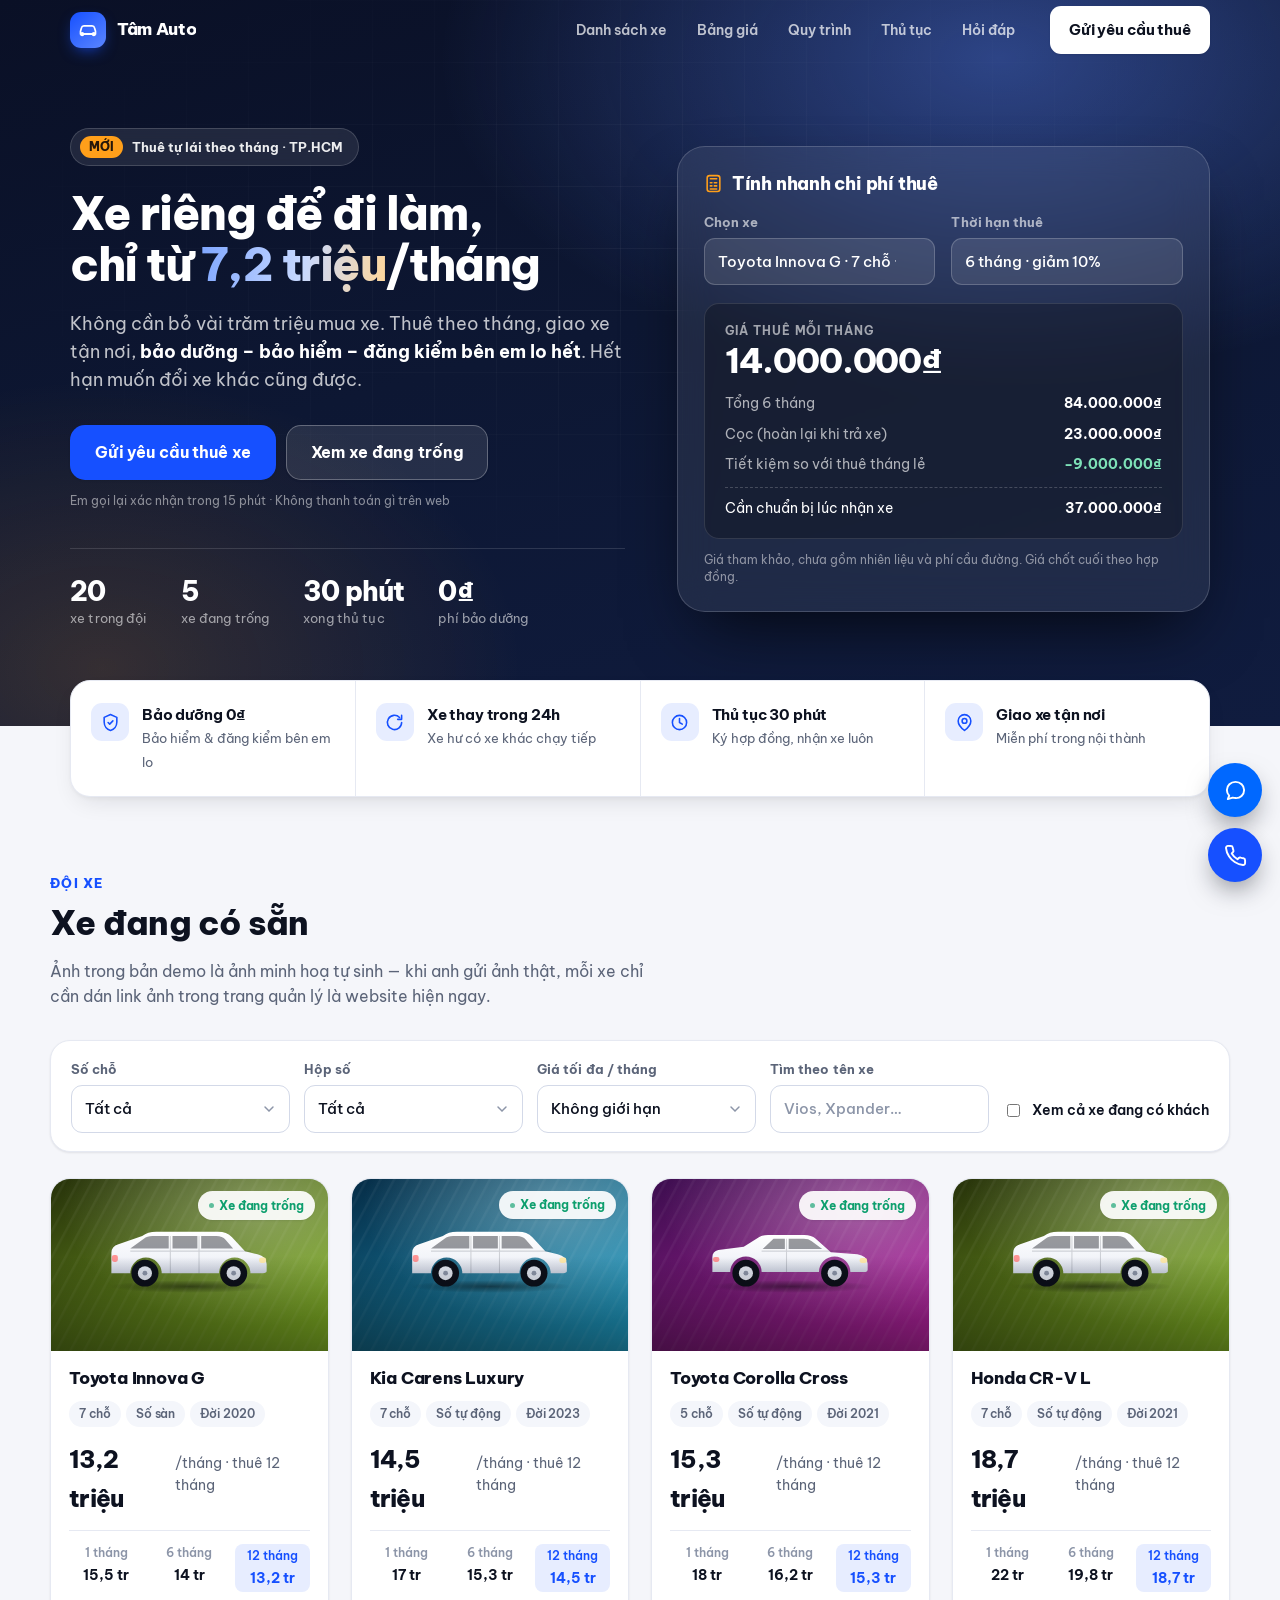
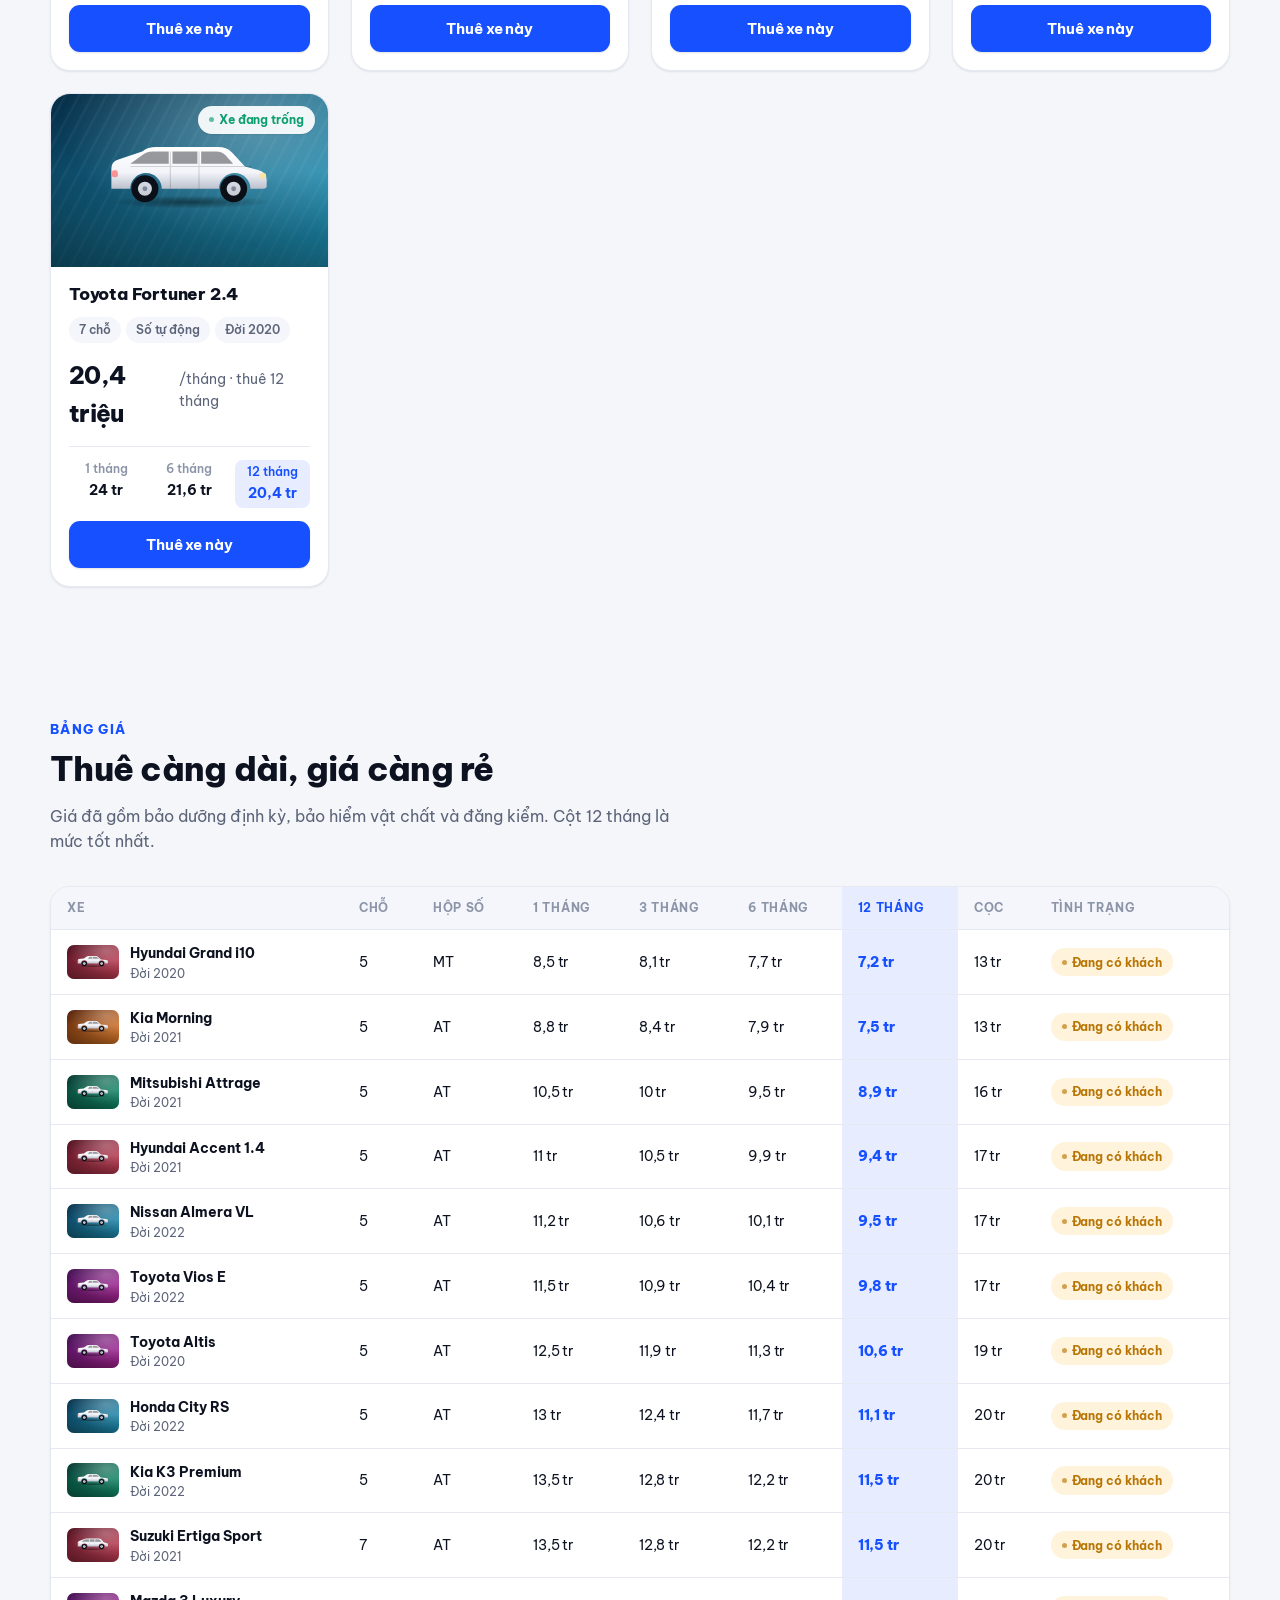
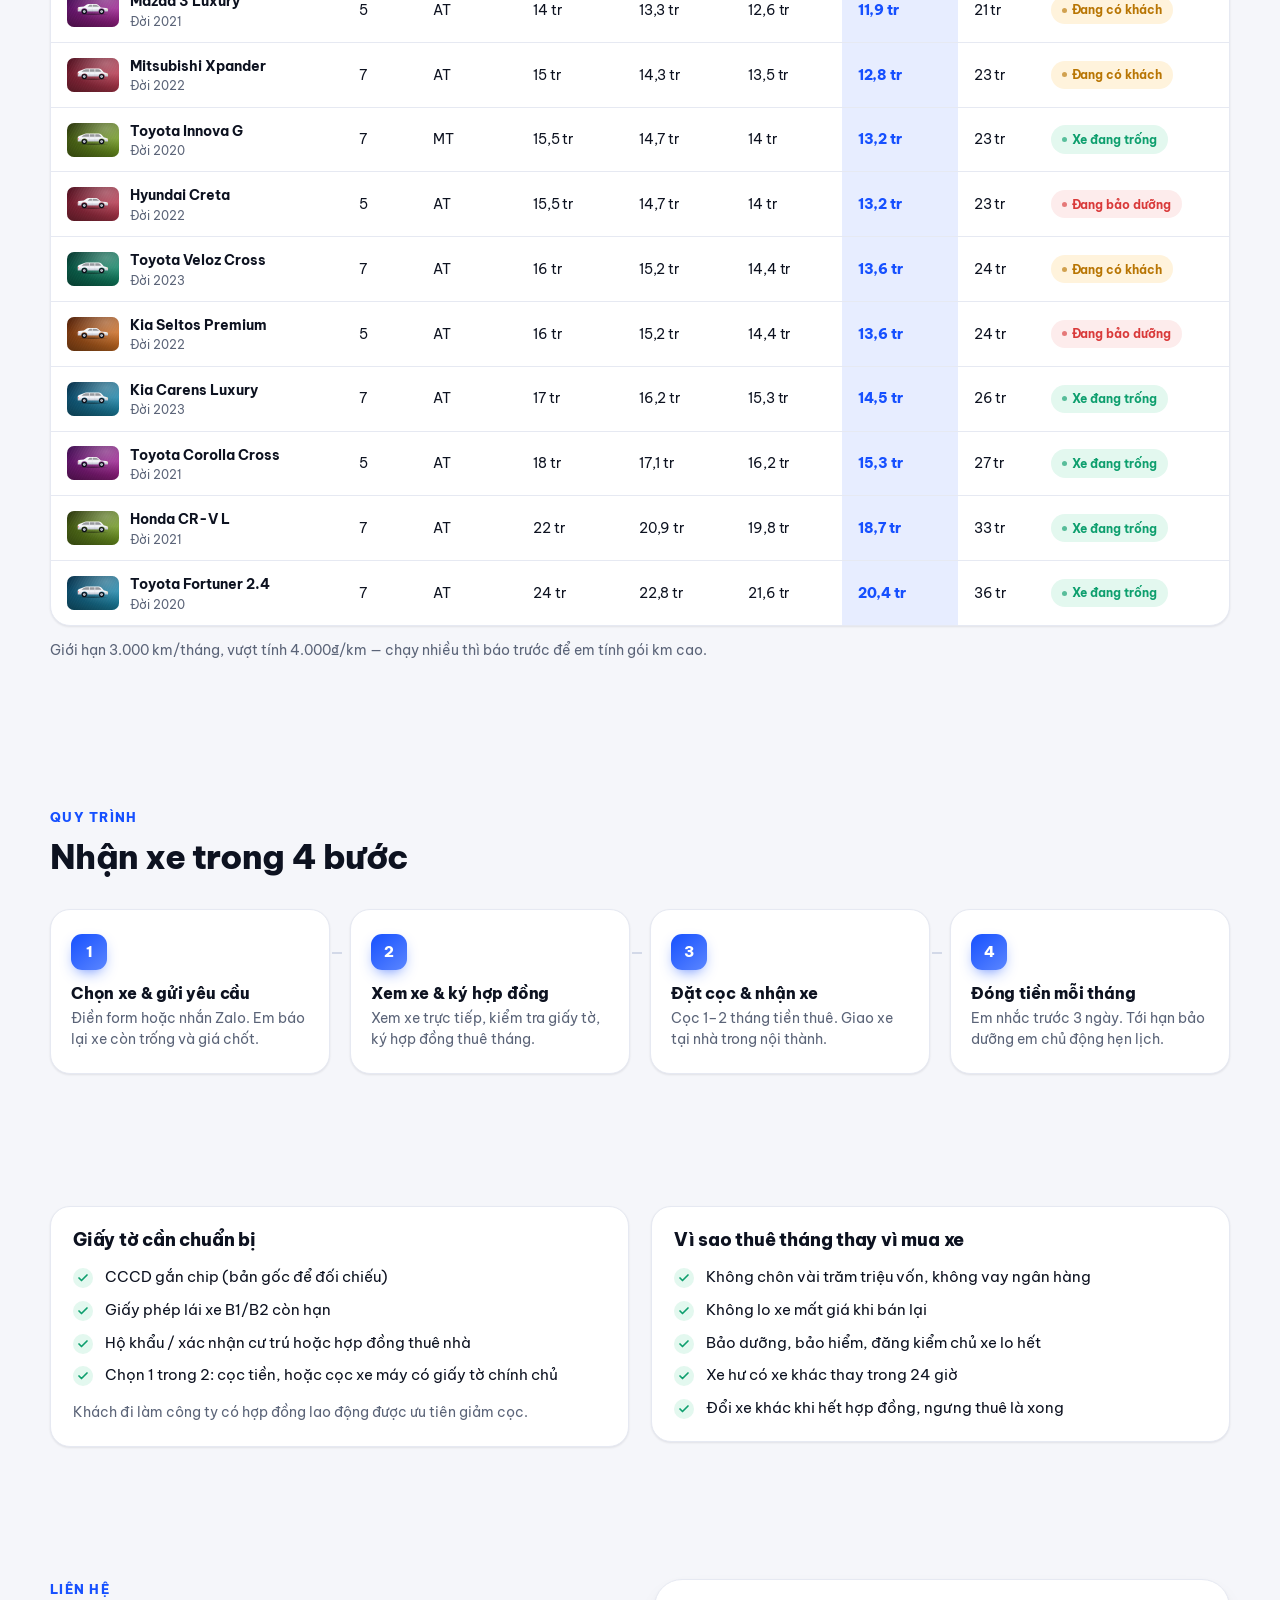
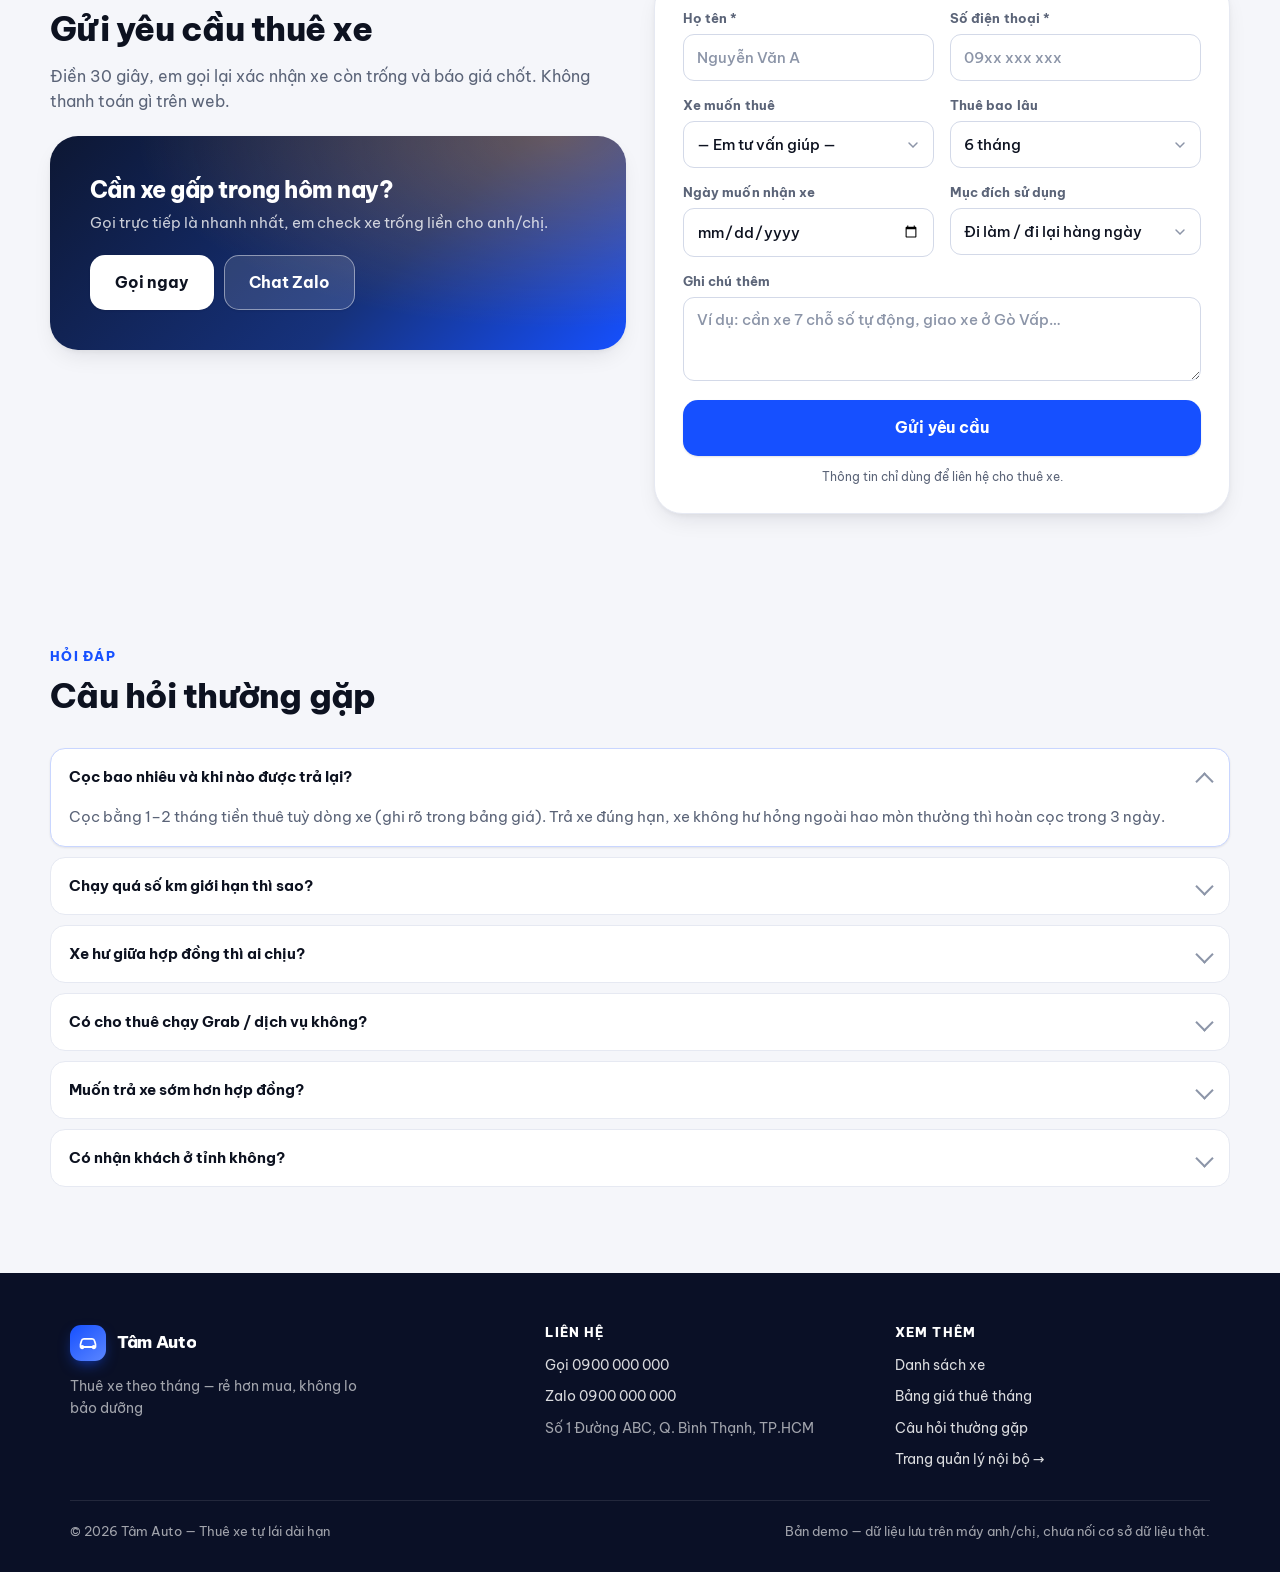
<file: thuexe/index.html>
<!DOCTYPE html>
<html lang="vi">
<head>
<meta charset="UTF-8">
<meta name="viewport" content="width=device-width, initial-scale=1">
<title>Thuê xe tự lái theo tháng | Tâm Auto</title>
<meta name="description" content="Cho thuê xe tự lái dài hạn theo tháng tại TP.HCM. 20 xe từ 7,2 triệu/tháng, thủ tục 30 phút, bảo dưỡng – bảo hiểm – đăng kiểm chủ xe lo.">
<meta name="theme-color" content="#0a1026">
<link rel="preconnect" href="https://fonts.googleapis.com">
<link rel="preconnect" href="https://fonts.gstatic.com" crossorigin>
<link href="https://fonts.googleapis.com/css2?family=Be+Vietnam+Pro:wght@400;500;600;700;800&display=swap" rel="stylesheet">
<link rel="stylesheet" href="assets/css/style.css">
<link rel="stylesheet" href="assets/css/site.css">
</head>
<body>

<!-- ============================== NAV ============================== -->
<header class="nav" id="nav">
  <div class="wrap nav-in">
    <a class="logo" href="#top">
      <span class="mark"><svg viewBox="0 0 24 24" fill="none" stroke="currentColor" stroke-width="2" stroke-linecap="round" stroke-linejoin="round"><path d="M5 17h14M6.5 17a1.5 1.5 0 1 1-3 0 1.5 1.5 0 0 1 3 0zM20.5 17a1.5 1.5 0 1 1-3 0 1.5 1.5 0 0 1 3 0z"/><path d="M3 13.5l1.2-4.2A3 3 0 0 1 7.1 7h9.8a3 3 0 0 1 2.9 2.3l1.2 4.2v3.2H3z"/></svg></span>
      <span data-shop="short">Tâm Auto</span>
    </a>
    <nav class="nav-links">
      <a href="#xe">Danh sách xe</a>
      <a href="#bang-gia">Bảng giá</a>
      <a href="#quy-trinh">Quy trình</a>
      <a href="#thu-tuc">Thủ tục</a>
      <a href="#faq">Hỏi đáp</a>
    </nav>
    <a class="btn" href="#form">Gửi yêu cầu thuê</a>
  </div>
</header>

<main id="top">

  <!-- ============================== HERO ============================== -->
  <section class="hero">
    <div class="wrap hero-grid">
      <div>
        <span class="eyebrow"><b>MỚI</b> Thuê tự lái theo tháng · TP.HCM</span>
        <h1>Xe riêng để đi làm,<br>chỉ từ <em data-min-price>7,2 triệu</em>/tháng</h1>
        <p class="lead">
          Không cần bỏ vài trăm triệu mua xe. Thuê theo tháng, giao xe tận nơi,
          <b>bảo dưỡng – bảo hiểm – đăng kiểm bên em lo hết</b>. Hết hạn muốn đổi xe khác cũng được.
        </p>
        <div class="btn-row">
          <a class="btn lg" href="#form">Gửi yêu cầu thuê xe</a>
          <a class="btn lg ghost" href="#xe" style="background:rgba(255,255,255,.1);color:#fff;border-color:rgba(255,255,255,.28)">Xem xe đang trống</a>
        </div>
        <p class="tiny" style="margin:12px 0 0;color:rgba(255,255,255,.5)">Em gọi lại xác nhận trong 15 phút · Không thanh toán gì trên web</p>
        <div class="stats">
          <div><b data-stat="fleet">20</b><span>xe trong đội</span></div>
          <div><b data-stat="available">5</b><span>xe đang trống</span></div>
          <div><b>30 phút</b><span>xong thủ tục</span></div>
          <div><b>0₫</b><span>phí bảo dưỡng</span></div>
        </div>
      </div>

      <div class="glass">
        <h3>
          <svg viewBox="0 0 24 24" fill="none" stroke="currentColor" stroke-width="2" stroke-linecap="round"><rect x="4" y="2" width="16" height="20" rx="3"/><path d="M8 6h8M8 11h2m3 0h3M8 15h2m3 0h3M8 19h8"/></svg>
          Tính nhanh chi phí thuê
        </h3>
        <div class="form-grid">
          <label class="f"><span>Chọn xe</span><select id="calc-car"></select></label>
          <label class="f"><span>Thời hạn thuê</span>
            <select id="calc-months">
              <option value="1">1 tháng</option>
              <option value="3">3 tháng · giảm 5%</option>
              <option value="6" selected>6 tháng · giảm 10%</option>
              <option value="12">12 tháng · giảm 15%</option>
            </select>
          </label>
        </div>
        <div class="calc-out" id="calc-out"></div>
        <p class="tiny" style="margin:12px 0 0;color:rgba(255,255,255,.5)">
          Giá tham khảo, chưa gồm nhiên liệu và phí cầu đường. Giá chốt cuối theo hợp đồng.
        </p>
      </div>
    </div>
  </section>

  <!-- ========================= DẢI CAM KẾT ========================= -->
  <div class="wrap">
    <div class="feats">
      <div class="feat">
        <span class="ic"><svg viewBox="0 0 24 24" fill="none" stroke="currentColor" stroke-width="2" stroke-linecap="round" stroke-linejoin="round"><path d="M12 2l8 3.5v6c0 5-3.4 9.4-8 10.5-4.6-1.1-8-5.5-8-10.5v-6L12 2z"/><path d="M9 12l2 2 4-4"/></svg></span>
        <div><b>Bảo dưỡng 0₫</b><span>Bảo hiểm &amp; đăng kiểm bên em lo</span></div>
      </div>
      <div class="feat">
        <span class="ic"><svg viewBox="0 0 24 24" fill="none" stroke="currentColor" stroke-width="2" stroke-linecap="round" stroke-linejoin="round"><path d="M21 12a9 9 0 1 1-2.6-6.4"/><path d="M21 3v5h-5"/></svg></span>
        <div><b>Xe thay trong 24h</b><span>Xe hư có xe khác chạy tiếp</span></div>
      </div>
      <div class="feat">
        <span class="ic"><svg viewBox="0 0 24 24" fill="none" stroke="currentColor" stroke-width="2" stroke-linecap="round" stroke-linejoin="round"><circle cx="12" cy="12" r="9"/><path d="M12 7v5l3.5 2"/></svg></span>
        <div><b>Thủ tục 30 phút</b><span>Ký hợp đồng, nhận xe luôn</span></div>
      </div>
      <div class="feat">
        <span class="ic"><svg viewBox="0 0 24 24" fill="none" stroke="currentColor" stroke-width="2" stroke-linecap="round" stroke-linejoin="round"><path d="M20 10c0 6-8 12-8 12s-8-6-8-12a8 8 0 0 1 16 0z"/><circle cx="12" cy="10" r="3"/></svg></span>
        <div><b>Giao xe tận nơi</b><span>Miễn phí trong nội thành</span></div>
      </div>
    </div>
  </div>

  <!-- ============================ DANH SÁCH XE ============================ -->
  <section class="sec wrap" id="xe">
    <div class="sec-head reveal">
      <span class="kicker">Đội xe</span>
      <h2>Xe đang có sẵn</h2>
      <p>Ảnh trong bản demo là ảnh minh hoạ tự sinh — khi anh gửi ảnh thật, mỗi xe chỉ cần dán link ảnh trong trang quản lý là website hiện ngay.</p>
    </div>

    <div class="filterbar reveal">
      <label class="f"><span>Số chỗ</span>
        <select id="f-seats"><option value="">Tất cả</option><option value="5">5 chỗ</option><option value="7">7 chỗ</option></select>
      </label>
      <label class="f"><span>Hộp số</span>
        <select id="f-gear"><option value="">Tất cả</option><option value="AT">Tự động</option><option value="MT">Số sàn</option></select>
      </label>
      <label class="f"><span>Giá tối đa / tháng</span>
        <select id="f-price">
          <option value="">Không giới hạn</option>
          <option value="10000000">Dưới 10 triệu</option>
          <option value="14000000">Dưới 14 triệu</option>
          <option value="18000000">Dưới 18 triệu</option>
        </select>
      </label>
      <label class="f"><span>Tìm theo tên xe</span><input id="f-q" placeholder="Vios, Xpander…"></label>
      <label class="chk"><input type="checkbox" id="f-all"> Xem cả xe đang có khách</label>
    </div>

    <div class="cars" id="car-list"></div>
    <p id="car-empty" class="muted center hide" style="padding:40px">Không có xe nào khớp bộ lọc. Anh/chị thử bỏ bớt điều kiện nhé.</p>
  </section>

  <!-- ============================== BẢNG GIÁ ============================== -->
  <section class="sec tight wrap" id="bang-gia">
    <div class="sec-head reveal">
      <span class="kicker">Bảng giá</span>
      <h2>Thuê càng dài, giá càng rẻ</h2>
      <p>Giá đã gồm bảo dưỡng định kỳ, bảo hiểm vật chất và đăng kiểm. Cột 12 tháng là mức tốt nhất.</p>
    </div>
    <div class="ptable-wrap reveal table-scroll">
      <table class="tbl ptable" id="price-table">
        <thead><tr>
          <th>Xe</th><th>Chỗ</th><th>Hộp số</th>
          <th class="right">1 tháng</th><th class="right">3 tháng</th><th class="right">6 tháng</th>
          <th class="right best">12 tháng</th><th class="right">Cọc</th><th>Tình trạng</th>
        </tr></thead>
        <tbody></tbody>
      </table>
    </div>
    <p class="small muted" style="margin-top:14px">
      Giới hạn 3.000 km/tháng, vượt tính 4.000₫/km — chạy nhiều thì báo trước để em tính gói km cao.
    </p>
  </section>

  <!-- ============================== QUY TRÌNH ============================== -->
  <section class="sec wrap" id="quy-trinh">
    <div class="sec-head reveal">
      <span class="kicker">Quy trình</span>
      <h2>Nhận xe trong 4 bước</h2>
    </div>
    <div class="steps reveal">
      <div class="step"><div class="n">1</div><h3>Chọn xe & gửi yêu cầu</h3><p>Điền form hoặc nhắn Zalo. Em báo lại xe còn trống và giá chốt.</p></div>
      <div class="step"><div class="n">2</div><h3>Xem xe & ký hợp đồng</h3><p>Xem xe trực tiếp, kiểm tra giấy tờ, ký hợp đồng thuê tháng.</p></div>
      <div class="step"><div class="n">3</div><h3>Đặt cọc & nhận xe</h3><p>Cọc 1–2 tháng tiền thuê. Giao xe tại nhà trong nội thành.</p></div>
      <div class="step"><div class="n">4</div><h3>Đóng tiền mỗi tháng</h3><p>Em nhắc trước 3 ngày. Tới hạn bảo dưỡng em chủ động hẹn lịch.</p></div>
    </div>
  </section>

  <!-- ========================= THỦ TỤC & VÌ SAO ========================= -->
  <section class="sec tight wrap" id="thu-tuc">
    <div class="two reveal">
      <div class="card card-pad">
        <h3 style="margin-bottom:16px">Giấy tờ cần chuẩn bị</h3>
        <ul class="check">
          <li>CCCD gắn chip (bản gốc để đối chiếu)</li>
          <li>Giấy phép lái xe B1/B2 còn hạn</li>
          <li>Hộ khẩu / xác nhận cư trú hoặc hợp đồng thuê nhà</li>
          <li>Chọn 1 trong 2: cọc tiền, hoặc cọc xe máy có giấy tờ chính chủ</li>
        </ul>
        <p class="small muted" style="margin:16px 0 0">Khách đi làm công ty có hợp đồng lao động được ưu tiên giảm cọc.</p>
      </div>
      <div class="card card-pad">
        <h3 style="margin-bottom:16px">Vì sao thuê tháng thay vì mua xe</h3>
        <ul class="check">
          <li>Không chôn vài trăm triệu vốn, không vay ngân hàng</li>
          <li>Không lo xe mất giá khi bán lại</li>
          <li>Bảo dưỡng, bảo hiểm, đăng kiểm chủ xe lo hết</li>
          <li>Xe hư có xe khác thay trong 24 giờ</li>
          <li>Đổi xe khác khi hết hợp đồng, ngưng thuê là xong</li>
        </ul>
      </div>
    </div>
  </section>

  <!-- ============================== FORM ============================== -->
  <section class="sec wrap" id="form">
    <div class="two" style="gap:28px">
      <div class="reveal">
        <div class="sec-head" style="margin-bottom:22px">
          <span class="kicker">Liên hệ</span>
          <h2>Gửi yêu cầu thuê xe</h2>
          <p>Điền 30 giây, em gọi lại xác nhận xe còn trống và báo giá chốt. Không thanh toán gì trên web.</p>
        </div>
        <div class="cta">
          <h2 style="font-size:23px">Cần xe gấp trong hôm nay?</h2>
          <p>Gọi trực tiếp là nhanh nhất, em check xe trống liền cho anh/chị.</p>
          <div class="btn-row">
            <a class="btn lg" data-shop="tel">Gọi ngay</a>
            <a class="btn lg line" data-shop="zalo-link">Chat Zalo</a>
          </div>
        </div>
      </div>

      <form class="leadform reveal" id="lead-form" novalidate>
        <div class="form-grid">
          <label class="f"><span>Họ tên *</span><input name="name" required placeholder="Nguyễn Văn A"></label>
          <label class="f"><span>Số điện thoại *</span><input name="phone" required inputmode="tel" placeholder="09xx xxx xxx"></label>
          <label class="f"><span>Xe muốn thuê</span><select name="carId" id="lead-car"></select></label>
          <label class="f"><span>Thuê bao lâu</span>
            <select name="months">
              <option value="1">1 tháng</option><option value="3">3 tháng</option>
              <option value="6" selected>6 tháng</option><option value="12">12 tháng</option>
            </select>
          </label>
          <label class="f"><span>Ngày muốn nhận xe</span><input type="date" name="startDate"></label>
          <label class="f"><span>Mục đích sử dụng</span>
            <select name="purpose">
              <option>Đi làm / đi lại hàng ngày</option>
              <option>Gia đình, đưa đón con</option>
              <option>Chạy dịch vụ (Grab, Xanh SM…)</option>
              <option>Khác</option>
            </select>
          </label>
        </div>
        <label class="f"><span>Ghi chú thêm</span><textarea name="note" placeholder="Ví dụ: cần xe 7 chỗ số tự động, giao xe ở Gò Vấp…"></textarea></label>
        <button class="btn lg" type="submit" style="width:100%">Gửi yêu cầu</button>
        <p class="tiny muted center" style="margin:12px 0 0">Thông tin chỉ dùng để liên hệ cho thuê xe.</p>
      </form>
    </div>
  </section>

  <!-- ================================ FAQ ================================ -->
  <section class="sec tight wrap" id="faq">
    <div class="sec-head reveal">
      <span class="kicker">Hỏi đáp</span>
      <h2>Câu hỏi thường gặp</h2>
    </div>
    <div class="reveal">
      <details class="faq" open><summary>Cọc bao nhiêu và khi nào được trả lại?</summary>
        <p>Cọc bằng 1–2 tháng tiền thuê tuỳ dòng xe (ghi rõ trong bảng giá). Trả xe đúng hạn, xe không hư hỏng ngoài hao mòn thường thì hoàn cọc trong 3 ngày.</p></details>
      <details class="faq"><summary>Chạy quá số km giới hạn thì sao?</summary>
        <p>Định mức 3.000 km/tháng, vượt tính 4.000₫/km và chốt vào kỳ đóng tiền kế tiếp. Nếu anh/chị chạy nhiều, nói trước để em báo giá gói km cao.</p></details>
      <details class="faq"><summary>Xe hư giữa hợp đồng thì ai chịu?</summary>
        <p>Hỏng do hao mòn, máy móc, điện: bên em chịu và đổi xe thay trong 24 giờ. Hỏng do va chạm, sai lỗi người thuê: áp dụng mức miễn thường bảo hiểm ghi trong hợp đồng.</p></details>
      <details class="faq"><summary>Có cho thuê chạy Grab / dịch vụ không?</summary>
        <p>Có, nhưng giá và định mức km khác gói tự lái thường vì xe xuống nhanh hơn. Anh/chị ghi rõ mục đích trong form để em báo đúng giá.</p></details>
      <details class="faq"><summary>Muốn trả xe sớm hơn hợp đồng?</summary>
        <p>Báo trước 15 ngày. Phần đã đóng của tháng đang dùng không hoàn, cọc trả lại bình thường nếu xe nguyên trạng.</p></details>
      <details class="faq"><summary>Có nhận khách ở tỉnh không?</summary>
        <p>Có, với hợp đồng từ 6 tháng. Cần thêm xác nhận cư trú hoặc người bảo lãnh ở TP.HCM.</p></details>
    </div>
  </section>

</main>

<!-- ============================== FOOTER ============================== -->
<footer class="foot">
  <div class="wrap">
    <div class="foot-grid">
      <div>
        <div class="logo" style="margin-bottom:14px">
          <span class="mark"><svg viewBox="0 0 24 24" fill="none" stroke="currentColor" stroke-width="2" stroke-linecap="round" stroke-linejoin="round"><path d="M5 17h14M6.5 17a1.5 1.5 0 1 1-3 0 1.5 1.5 0 0 1 3 0zM20.5 17a1.5 1.5 0 1 1-3 0 1.5 1.5 0 0 1 3 0z"/><path d="M3 13.5l1.2-4.2A3 3 0 0 1 7.1 7h9.8a3 3 0 0 1 2.9 2.3l1.2 4.2v3.2H3z"/></svg></span>
          <span data-shop="short"></span>
        </div>
        <p style="font-size:14px;max-width:34ch" data-shop="slogan"></p>
      </div>
      <div>
        <h4>Liên hệ</h4>
        <ul>
          <li><a data-shop="tel"></a></li>
          <li><a data-shop="zalo-link"></a></li>
          <li data-shop="address"></li>
        </ul>
      </div>
      <div>
        <h4>Xem thêm</h4>
        <ul>
          <li><a href="#xe">Danh sách xe</a></li>
          <li><a href="#bang-gia">Bảng giá thuê tháng</a></li>
          <li><a href="#faq">Câu hỏi thường gặp</a></li>
          <li><a href="admin.html">Trang quản lý nội bộ →</a></li>
        </ul>
      </div>
    </div>
    <div class="foot-bottom">
      <span>© <span id="year"></span> <span data-shop="name"></span></span>
      <span>Bản demo — dữ liệu lưu trên máy anh/chị, chưa nối cơ sở dữ liệu thật.</span>
    </div>
  </div>
</footer>

<div class="fab">
  <a class="zalo" data-shop="zalo-link" data-tip="Chat Zalo" aria-label="Chat Zalo">
    <svg viewBox="0 0 24 24" fill="none" stroke="currentColor" stroke-width="2" stroke-linecap="round" stroke-linejoin="round"><path d="M21 11.5a8.4 8.4 0 0 1-9 8.4 9.3 9.3 0 0 1-2.9-.4L4 21l1.4-3.7A8.2 8.2 0 0 1 3 11.5C3 6.8 7 3 12 3s9 3.8 9 8.5z"/></svg>
  </a>
  <a data-shop="tel" data-tip="Gọi ngay" aria-label="Gọi ngay">
    <svg viewBox="0 0 24 24" fill="none" stroke="currentColor" stroke-width="2" stroke-linecap="round" stroke-linejoin="round"><path d="M22 16.9v3a2 2 0 0 1-2.2 2 19.8 19.8 0 0 1-8.6-3.1 19.5 19.5 0 0 1-6-6A19.8 19.8 0 0 1 2.1 4.2 2 2 0 0 1 4.1 2h3a2 2 0 0 1 2 1.7c.1 1 .4 1.9.7 2.8a2 2 0 0 1-.5 2.1L8.1 9.9a16 16 0 0 0 6 6l1.3-1.3a2 2 0 0 1 2.1-.4c.9.3 1.8.6 2.8.7a2 2 0 0 1 1.7 2z"/></svg>
  </a>
</div>
<div id="toast"></div>

<script src="assets/js/store.js"></script>
<script src="assets/js/site.js"></script>
</body>
</html>
</file>
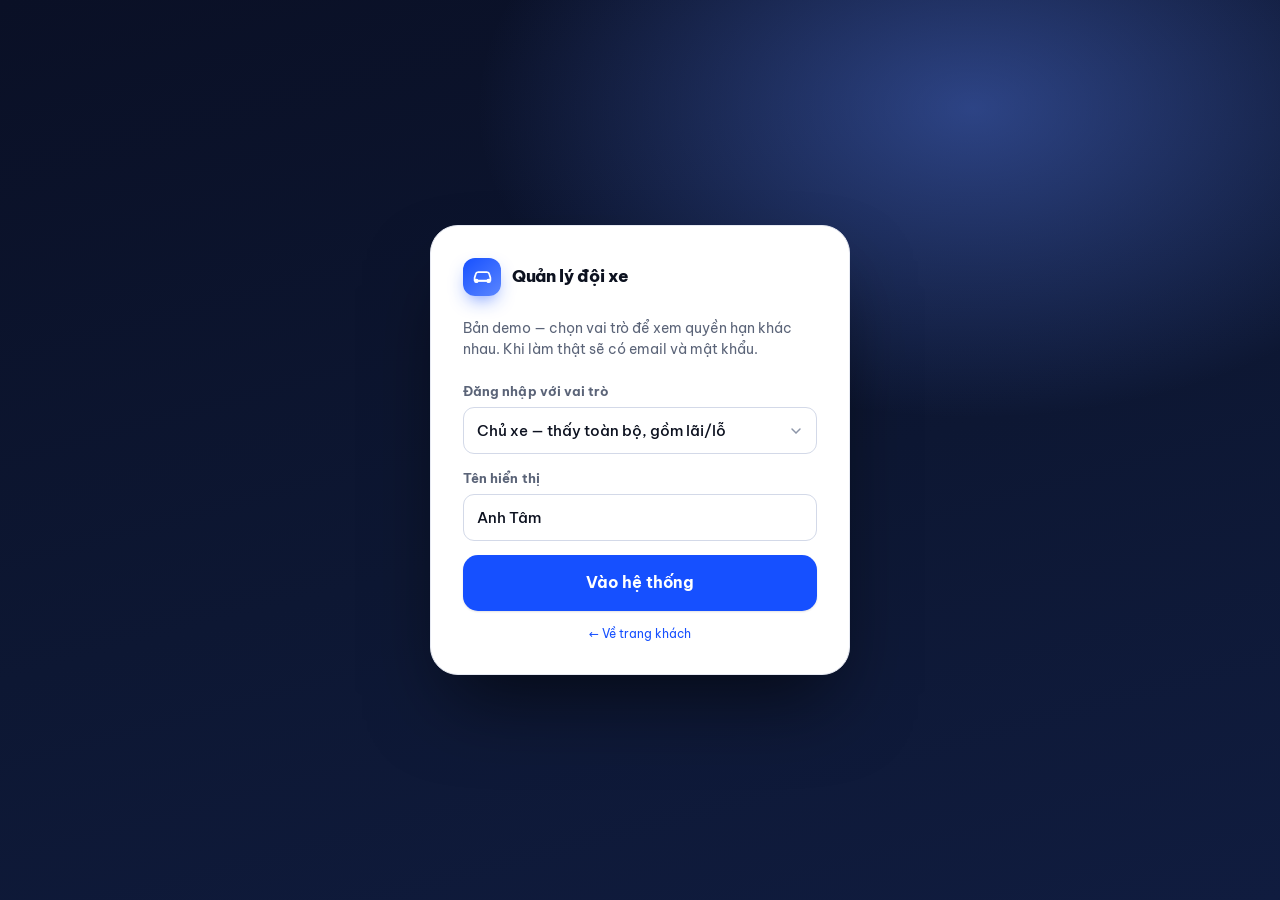
<file: thuexe/admin.html>
<!DOCTYPE html>
<html lang="vi">
<head>
<meta charset="UTF-8">
<meta name="viewport" content="width=device-width, initial-scale=1">
<title>Quản lý đội xe | Tâm Auto</title>
<meta name="robots" content="noindex">
<meta name="theme-color" content="#0a1026">
<link rel="preconnect" href="https://fonts.googleapis.com">
<link rel="preconnect" href="https://fonts.gstatic.com" crossorigin>
<link href="https://fonts.googleapis.com/css2?family=Be+Vietnam+Pro:wght@400;500;600;700;800&display=swap" rel="stylesheet">
<link rel="stylesheet" href="assets/css/style.css">
<link rel="stylesheet" href="assets/css/admin.css">
</head>
<body class="admin">

<!-- ===== cổng đăng nhập (demo: chỉ để xem phân quyền, chưa bảo mật thật) ===== -->
<div id="gate">
  <div class="box">
    <div class="brand">
      <span class="mark"><svg viewBox="0 0 24 24" fill="none" stroke="currentColor" stroke-width="2" stroke-linecap="round" stroke-linejoin="round"><path d="M5 17h14M6.5 17a1.5 1.5 0 1 1-3 0 1.5 1.5 0 0 1 3 0zM20.5 17a1.5 1.5 0 1 1-3 0 1.5 1.5 0 0 1 3 0z"/><path d="M3 13.5l1.2-4.2A3 3 0 0 1 7.1 7h9.8a3 3 0 0 1 2.9 2.3l1.2 4.2v3.2H3z"/></svg></span>
      <span>Quản lý đội xe</span>
    </div>
    <p class="small muted" style="margin-bottom:20px">Bản demo — chọn vai trò để xem quyền hạn khác nhau. Khi làm thật sẽ có email và mật khẩu.</p>
    <label class="f"><span>Đăng nhập với vai trò</span>
      <select id="gate-role">
        <option value="owner">Chủ xe — thấy toàn bộ, gồm lãi/lỗ</option>
        <option value="staff">Nhân viên — không thấy lãi/lỗ</option>
      </select>
    </label>
    <label class="f"><span>Tên hiển thị</span><input id="gate-name" value="Anh Tâm"></label>
    <button class="btn lg" id="gate-in" style="width:100%">Vào hệ thống</button>
    <p class="tiny muted center" style="margin:14px 0 0"><a href="index.html">← Về trang khách</a></p>
  </div>
</div>

<div class="app">
  <!-- ============================ SIDEBAR ============================ -->
  <aside class="side" id="side">
    <div class="side-head">
      <span class="mark"><svg viewBox="0 0 24 24" fill="none" stroke="currentColor" stroke-width="2" stroke-linecap="round" stroke-linejoin="round"><path d="M5 17h14M6.5 17a1.5 1.5 0 1 1-3 0 1.5 1.5 0 0 1 3 0zM20.5 17a1.5 1.5 0 1 1-3 0 1.5 1.5 0 0 1 3 0z"/><path d="M3 13.5l1.2-4.2A3 3 0 0 1 7.1 7h9.8a3 3 0 0 1 2.9 2.3l1.2 4.2v3.2H3z"/></svg></span>
      <span><b data-shop="name">Tâm Auto</b><span>Quản lý đội xe</span></span>
    </div>
    <nav class="side-nav" id="tabs"></nav>
    <div class="side-foot">
      <div class="usercard">
        <span class="av" id="me-av">T</span>
        <span style="flex:1;min-width:0"><b id="me-name">—</b><span id="me-role">—</span></span>
      </div>
      <div style="display:flex;gap:8px">
        <button class="btn ghost sm" id="btn-logout" style="flex:1">Đổi vai trò</button>
        <button class="theme-btn" id="btn-theme" title="Đổi nền sáng/tối" aria-label="Đổi nền sáng tối">
          <svg class="i-moon" viewBox="0 0 24 24" fill="none" stroke="currentColor" stroke-width="2" stroke-linecap="round" stroke-linejoin="round"><path d="M21 12.8A9 9 0 1 1 11.2 3a7 7 0 0 0 9.8 9.8z"/></svg>
          <svg class="i-sun" viewBox="0 0 24 24" fill="none" stroke="currentColor" stroke-width="2" stroke-linecap="round" stroke-linejoin="round"><circle cx="12" cy="12" r="4.2"/><path d="M12 2v2.5M12 19.5V22M4.2 4.2l1.8 1.8M18 18l1.8 1.8M2 12h2.5M19.5 12H22M4.2 19.8L6 18M18 6l1.8-1.8"/></svg>
        </button>
      </div>
      <a class="tiny muted center" href="index.html" style="text-decoration:none">Xem trang khách →</a>
    </div>
  </aside>

  <!-- ============================= NỘI DUNG ============================= -->
  <div class="main">
    <header class="topbar">
      <button class="icon-btn" id="btn-menu" aria-label="Mở menu">
        <svg viewBox="0 0 24 24" fill="none" stroke="currentColor" stroke-width="2" stroke-linecap="round"><path d="M4 7h16M4 12h16M4 17h16"/></svg>
      </button>
      <h1 id="page-title">Tổng quan</h1>
      <span class="spacer"></span>
      <span class="badge info plain" id="today-badge"></span>
    </header>
    <main class="view" id="view"></main>
  </div>
</div>

<div class="scrim" id="scrim"></div>
<div id="modal-root"></div>
<div id="toast"></div>

<script src="assets/js/store.js"></script>
<script src="assets/js/admin.js"></script>
</body>
</html>
</file>
<file: thuexe/assets/css/style.css>
/* ==========================================================================
   style.css — nền tảng dùng chung: token màu, chữ, nút, thẻ, bảng, form, modal
   Sáng mặc định; chế độ tối bật bằng [data-theme="dark"] trên <html>.
   ========================================================================== */
:root{
  /* nền & bề mặt */
  --bg:#f5f6fa;
  --surface:#ffffff;
  --surface-2:#f4f6fb;
  --surface-3:#eaeef7;
  --line:#e6e9f2;
  --line-2:#d3d9e8;

  /* chữ */
  --ink:#0d1220;
  --ink-2:#5b6478;
  --ink-3:#8c95a8;

  /* thương hiệu */
  --brand:#1650ff;
  --brand-2:#0f3ed6;
  --brand-ink:#ffffff;
  --brand-soft:#e7edff;
  --brand-line:#c9d6ff;
  --accent:#ff9f1a;
  --accent-soft:#fff2df;

  /* trạng thái */
  --ok:#0e9f6e;      --ok-soft:#e3f8ef;
  --warn:#b87503;    --warn-soft:#fff3dc;
  --danger:#d93a3a;  --danger-soft:#fdecec;

  /* hình khối */
  --r-xs:8px; --r-sm:11px; --r:15px; --r-lg:20px; --r-xl:28px;
  --sh-1:0 1px 2px rgba(13,18,32,.05), 0 1px 3px rgba(13,18,32,.04);
  --sh-2:0 2px 4px rgba(13,18,32,.04), 0 10px 24px -8px rgba(13,18,32,.12);
  --sh-3:0 18px 50px -12px rgba(13,18,32,.22);
  --ring:0 0 0 3px rgba(22,80,255,.18);

  --font:'Be Vietnam Pro',system-ui,-apple-system,'Segoe UI',Roboto,sans-serif;
  --nav-h:60px;
}
[data-theme="dark"]{
  --bg:#080b14;
  --surface:#111726;
  --surface-2:#161d2f;
  --surface-3:#1d2539;
  --line:#232c42;
  --line-2:#2f3a53;
  --ink:#eef1f8;
  --ink-2:#9aa4bb;
  --ink-3:#6c7793;
  --brand:#5b86ff;
  --brand-2:#7a9dff;
  --brand-ink:#06152f;
  --brand-soft:#16234a;
  --brand-line:#27386b;
  --accent:#ffb454;
  --accent-soft:#2d2313;
  --ok:#35d39a;      --ok-soft:#10291f;
  --warn:#f0b03c;    --warn-soft:#2b2110;
  --danger:#ff6b6b;  --danger-soft:#2d1618;
  --sh-1:0 1px 2px rgba(0,0,0,.4);
  --sh-2:0 2px 4px rgba(0,0,0,.3), 0 12px 28px -10px rgba(0,0,0,.6);
  --sh-3:0 20px 60px -12px rgba(0,0,0,.7);
  --ring:0 0 0 3px rgba(91,134,255,.28);
  color-scheme:dark;
}

*{box-sizing:border-box}
html{scroll-behavior:smooth;-webkit-text-size-adjust:100%}
body{
  margin:0;background:var(--bg);color:var(--ink);
  font-family:var(--font);font-size:15px;line-height:1.6;font-weight:400;
  -webkit-font-smoothing:antialiased;text-rendering:optimizeLegibility;
  transition:background .25s ease,color .25s ease;
}
@media (prefers-reduced-motion:reduce){
  html{scroll-behavior:auto}
  *,*::before,*::after{animation-duration:.001ms !important;transition-duration:.001ms !important}
}
a{color:var(--brand);text-decoration:none}
a:hover{text-decoration:underline}
h1,h2,h3,h4{margin:0 0 .45em;line-height:1.18;font-weight:800;letter-spacing:-.022em}
h1{font-size:clamp(30px,5.2vw,54px)}
h2{font-size:clamp(22px,3.2vw,34px)}
h3{font-size:18px;letter-spacing:-.012em}
h4{font-size:15.5px;letter-spacing:-.008em}
p{margin:0 0 1em}
img{max-width:100%;display:block}
::selection{background:var(--brand);color:var(--brand-ink)}

.wrap{width:100%;max-width:1180px;margin:0 auto;padding:0 20px}
.muted{color:var(--ink-2)}
.faint{color:var(--ink-3)}
.small{font-size:13.5px}
.tiny{font-size:12px;line-height:1.45}
.mono{font-variant-numeric:tabular-nums;letter-spacing:-.01em}
.right{text-align:right} .center{text-align:center} .nowrap{white-space:nowrap}
.hide{display:none !important}
.stack{display:grid;gap:6px}

/* ---------------------------------- nút ---------------------------------- */
.btn{
  position:relative;display:inline-flex;align-items:center;justify-content:center;gap:8px;
  padding:11px 18px;border-radius:var(--r-sm);border:1px solid transparent;
  background:var(--brand);color:var(--brand-ink);font:inherit;font-size:14.5px;font-weight:650;
  letter-spacing:-.008em;cursor:pointer;white-space:nowrap;
  box-shadow:0 1px 2px rgba(13,18,32,.12);
  transition:transform .14s cubic-bezier(.3,.8,.4,1),box-shadow .18s,background .18s,border-color .18s,color .18s;
}
.btn:hover{background:var(--brand-2);text-decoration:none;transform:translateY(-1px);box-shadow:0 6px 18px -6px rgba(22,80,255,.55)}
.btn:active{transform:translateY(0)}
.btn:focus-visible{outline:none;box-shadow:var(--ring)}
.btn svg{width:17px;height:17px;flex:none}
.btn.ghost{background:var(--surface);color:var(--ink);border-color:var(--line-2);box-shadow:var(--sh-1)}
.btn.ghost:hover{background:var(--surface-2);border-color:var(--ink-3);box-shadow:var(--sh-1)}
.btn.soft{background:var(--brand-soft);color:var(--brand);box-shadow:none}
.btn.soft:hover{background:var(--brand-line);color:var(--brand-2)}
.btn.danger{background:var(--danger)}
.btn.danger:hover{background:var(--danger);filter:brightness(.92);box-shadow:0 6px 18px -6px rgba(217,58,58,.5)}
.btn.lg{padding:14px 24px;font-size:16px;border-radius:var(--r)}
.btn.sm{padding:7px 12px;font-size:13px;border-radius:var(--r-xs);font-weight:600}
.btn.sm svg{width:15px;height:15px}
.btn:disabled{opacity:.45;cursor:not-allowed;transform:none;box-shadow:none}
.btn-row{display:flex;flex-wrap:wrap;gap:10px}

/* --------------------------- thẻ, nhãn, bảng ----------------------------- */
.card{background:var(--surface);border:1px solid var(--line);border-radius:var(--r-lg);box-shadow:var(--sh-1)}
.card-pad{padding:22px}
.grid{display:grid;gap:18px}

.badge{
  display:inline-flex;align-items:center;gap:5px;padding:3.5px 10px;border-radius:999px;
  font-size:12px;font-weight:650;letter-spacing:-.005em;white-space:nowrap;
  background:var(--surface-3);color:var(--ink-2);border:1px solid transparent;
}
.badge::before{content:'';width:5px;height:5px;border-radius:50%;background:currentColor;opacity:.65;flex:none}
.badge.plain::before{display:none}
.badge.ok{background:var(--ok-soft);color:var(--ok)}
.badge.warn{background:var(--warn-soft);color:var(--warn)}
.badge.danger{background:var(--danger-soft);color:var(--danger)}
.badge.info{background:var(--brand-soft);color:var(--brand)}

.table-scroll{overflow-x:auto;-webkit-overflow-scrolling:touch;border-radius:inherit}
table.tbl{width:100%;border-collapse:separate;border-spacing:0;font-size:14px;min-width:660px}
table.tbl th,table.tbl td{padding:12px 16px;text-align:left;vertical-align:middle;border-bottom:1px solid var(--line)}
table.tbl th{
  font-size:11.5px;font-weight:700;text-transform:uppercase;letter-spacing:.06em;color:var(--ink-3);
  background:var(--surface-2);position:sticky;top:0;z-index:2;white-space:nowrap;
}
table.tbl tbody tr:last-child td{border-bottom:none}
table.tbl tbody tr{transition:background .12s}
table.tbl tbody tr:hover{background:var(--surface-2)}
.row-danger{background:color-mix(in srgb,var(--danger-soft) 70%,transparent) !important}
.row-warn{background:color-mix(in srgb,var(--warn-soft) 62%,transparent) !important}
.empty-row td{padding:40px 16px;text-align:center;color:var(--ink-3)}

/* ---------------------------------- form --------------------------------- */
label.f{display:block;margin-bottom:14px;font-size:12.5px;font-weight:650;color:var(--ink-2)}
label.f > span{display:block;margin-bottom:6px;letter-spacing:.005em}
input,select,textarea{
  width:100%;padding:11px 13px;font:inherit;font-size:14.5px;font-weight:450;color:var(--ink);
  background:var(--surface);border:1px solid var(--line-2);border-radius:var(--r-sm);
  transition:border-color .16s,box-shadow .16s,background .16s;
}
input::placeholder,textarea::placeholder{color:var(--ink-3)}
input:hover,select:hover,textarea:hover{border-color:var(--ink-3)}
input:focus,select:focus,textarea:focus{outline:none;border-color:var(--brand);box-shadow:var(--ring)}
select{
  appearance:none;padding-right:38px;cursor:pointer;
  background-image:url("data:image/svg+xml;charset=utf-8,%3Csvg xmlns='http://www.w3.org/2000/svg' viewBox='0 0 24 24' fill='none' stroke='%238c95a8' stroke-width='2.2' stroke-linecap='round'%3E%3Cpath d='M6 9l6 6 6-6'/%3E%3C/svg%3E");
  background-repeat:no-repeat;background-position:right 12px center;background-size:16px;
}
[data-theme="dark"] select{background-image:url("data:image/svg+xml;charset=utf-8,%3Csvg xmlns='http://www.w3.org/2000/svg' viewBox='0 0 24 24' fill='none' stroke='%236c7793' stroke-width='2.2' stroke-linecap='round'%3E%3Cpath d='M6 9l6 6 6-6'/%3E%3C/svg%3E")}
textarea{min-height:84px;resize:vertical;line-height:1.55}
input[type=checkbox]{width:auto;accent-color:var(--brand)}
.form-grid{display:grid;grid-template-columns:repeat(2,minmax(0,1fr));gap:0 16px}
@media (max-width:620px){.form-grid{grid-template-columns:1fr}}

/* ---------------------------- hộp thoại (modal) --------------------------- */
.modal-back{
  position:fixed;inset:0;z-index:120;display:flex;align-items:flex-start;justify-content:center;
  padding:6vh 16px 24px;overflow:auto;
  background:rgba(8,11,20,.5);backdrop-filter:blur(6px);
  animation:fade .18s ease;
}
.modal{
  background:var(--surface);border:1px solid var(--line);border-radius:var(--r-lg);
  width:100%;max-width:640px;box-shadow:var(--sh-3);animation:pop .22s cubic-bezier(.2,.9,.3,1);
}
@keyframes fade{from{opacity:0}}
@keyframes pop{from{opacity:0;transform:translateY(14px) scale(.985)}}
.modal-head{display:flex;align-items:center;justify-content:space-between;gap:12px;padding:18px 22px;border-bottom:1px solid var(--line)}
.modal-head h3{margin:0}
.modal-body{padding:22px;max-height:64vh;overflow:auto}
.modal-foot{display:flex;justify-content:flex-end;gap:10px;padding:16px 22px;border-top:1px solid var(--line);background:var(--surface-2);border-radius:0 0 var(--r-lg) var(--r-lg)}
.x{
  background:none;border:none;font-size:20px;line-height:1;color:var(--ink-3);cursor:pointer;
  width:34px;height:34px;border-radius:9px;display:grid;place-items:center;transition:background .15s,color .15s;
}
.x:hover{background:var(--surface-3);color:var(--ink)}

/* --------------------------------- toast --------------------------------- */
#toast{position:fixed;left:50%;bottom:26px;transform:translateX(-50%);z-index:200;
  display:flex;flex-direction:column;gap:9px;align-items:center;pointer-events:none}
.toast{
  display:flex;align-items:center;gap:9px;background:var(--ink);color:var(--bg);
  padding:11px 18px;border-radius:999px;font-size:14px;font-weight:600;
  box-shadow:var(--sh-3);animation:rise .26s cubic-bezier(.2,.9,.3,1);
}
@keyframes rise{from{opacity:0;transform:translateY(12px)}}
.toast.ok{background:var(--ok);color:#fff}
.toast.err{background:var(--danger);color:#fff}

/* ------------------------------ nút đổi nền ------------------------------ */
.theme-btn{
  width:38px;height:38px;border-radius:11px;border:1px solid var(--line-2);background:var(--surface);
  color:var(--ink-2);display:grid;place-items:center;cursor:pointer;transition:all .16s;flex:none;
}
.theme-btn:hover{color:var(--ink);border-color:var(--ink-3);background:var(--surface-2)}
.theme-btn svg{width:18px;height:18px}
[data-theme="dark"] .theme-btn .i-sun{display:block}
[data-theme="dark"] .theme-btn .i-moon{display:none}
.theme-btn .i-sun{display:none}
</file>
<file: thuexe/assets/css/site.css>
/* ==========================================================================
   site.css — website cho khách thuê
   ========================================================================== */

/* ---------------------------------- nav ---------------------------------- */
.nav{position:fixed;top:0;left:0;right:0;z-index:70;transition:background .3s,box-shadow .3s,border-color .3s}
.nav-in{display:flex;align-items:center;gap:22px;height:var(--nav-h)}
.logo{display:flex;align-items:center;gap:11px;font-weight:800;font-size:17px;letter-spacing:-.02em;color:#fff}
.logo:hover{text-decoration:none}
.logo > span:not(.mark){white-space:nowrap;overflow:hidden;text-overflow:ellipsis}
.logo .mark{
  width:36px;height:36px;border-radius:11px;display:grid;place-items:center;flex:none;
  background:linear-gradient(140deg,var(--brand),#5b86ff);color:#fff;
  box-shadow:0 6px 16px -6px rgba(22,80,255,.9);
}
.logo .mark svg{width:20px;height:20px}
.nav-links{display:flex;gap:4px;margin-left:auto;font-size:14px;font-weight:600}
.nav-links a{color:rgba(255,255,255,.72);padding:8px 13px;border-radius:9px;transition:color .16s,background .16s}
.nav-links a:hover{color:#fff;background:rgba(255,255,255,.1);text-decoration:none}
.nav .btn{background:#fff;color:#0d1220}
.nav .btn:hover{background:#fff;color:#0d1220;box-shadow:0 8px 22px -8px rgba(0,0,0,.6)}
.nav.solid{background:var(--surface);border-bottom:1px solid var(--line);box-shadow:var(--sh-1)}
.nav.solid .logo{color:var(--ink)}
.nav.solid .nav-links a{color:var(--ink-2)}
.nav.solid .nav-links a:hover{color:var(--ink);background:var(--surface-2)}
.nav.solid .btn{background:var(--brand);color:var(--brand-ink)}
.nav.solid .btn:hover{background:var(--brand-2);color:#fff}
@media (max-width:900px){.nav-links{display:none}.nav .btn{margin-left:auto}}

/* --------------------------------- hero ---------------------------------- */
.hero{
  position:relative;padding:calc(var(--nav-h) + 68px) 0 96px;overflow:hidden;
  background:
    radial-gradient(900px 520px at 78% 8%,rgba(91,134,255,.42),transparent 62%),
    radial-gradient(700px 480px at 8% 92%,rgba(255,159,26,.16),transparent 60%),
    linear-gradient(165deg,#0a1026 0%,#0d1733 46%,#101c3f 100%);
  color:#fff;
}
.hero::after{
  content:'';position:absolute;inset:0;pointer-events:none;
  background-image:linear-gradient(rgba(255,255,255,.045) 1px,transparent 1px),
    linear-gradient(90deg,rgba(255,255,255,.045) 1px,transparent 1px);
  background-size:62px 62px;
  -webkit-mask-image:radial-gradient(70% 62% at 50% 34%,#000,transparent 78%);
  mask-image:radial-gradient(70% 62% at 50% 34%,#000,transparent 78%);
}
.hero > .wrap{position:relative;z-index:1}
.hero-grid{display:grid;grid-template-columns:1.02fr .98fr;gap:52px;align-items:center}
@media (max-width:940px){.hero{padding:calc(var(--nav-h) + 44px) 0 66px}.hero-grid{grid-template-columns:1fr;gap:34px}}
.eyebrow{
  display:inline-flex;align-items:center;gap:9px;margin-bottom:22px;
  padding:7px 15px 7px 9px;border-radius:999px;font-size:13px;font-weight:650;
  background:rgba(255,255,255,.09);border:1px solid rgba(255,255,255,.16);color:rgba(255,255,255,.92);
  backdrop-filter:blur(8px);
}
.eyebrow b{
  display:inline-flex;align-items:center;gap:5px;background:var(--accent);color:#26170a;
  padding:2px 9px;border-radius:999px;font-size:11.5px;font-weight:800;letter-spacing:.01em;
}
.hero h1{color:#fff;margin-bottom:20px;letter-spacing:-.032em;line-height:1.1;
  font-size:clamp(29px,4vw,46px);text-wrap:balance}
.hero h1 em{
  font-style:normal;background:linear-gradient(100deg,#7ea6ff,#c7d8ff 55%,#ffd79a);
  -webkit-background-clip:text;background-clip:text;color:transparent;
}
.hero .lead{font-size:17.5px;line-height:1.62;color:rgba(255,255,255,.74);max-width:53ch;margin-bottom:30px}
.hero .lead b{color:#fff;font-weight:650}
.stats{display:flex;flex-wrap:wrap;gap:34px;margin-top:38px;padding-top:28px;border-top:1px solid rgba(255,255,255,.13)}
@media (max-width:520px){
  .stats{display:grid;grid-template-columns:1fr 1fr;gap:18px 14px}
  .stats b{font-size:23px}
  .hero .btn.lg{width:100%}
}
.stats b{display:block;font-size:27px;font-weight:800;letter-spacing:-.03em;line-height:1.1}
.stats span{font-size:12.5px;color:rgba(255,255,255,.58);letter-spacing:.01em}

/* thẻ kính: máy tính chi phí */
.glass{
  background:rgba(255,255,255,.075);border:1px solid rgba(255,255,255,.17);
  border-radius:var(--r-xl);padding:26px;backdrop-filter:blur(18px);
  box-shadow:0 30px 70px -24px rgba(0,0,0,.8);
}
.glass h3{color:#fff;display:flex;align-items:center;gap:9px;margin-bottom:18px}
.glass h3 svg{width:19px;height:19px;color:var(--accent)}
.glass label.f{color:rgba(255,255,255,.62)}
.glass select{background:rgba(255,255,255,.1);border-color:rgba(255,255,255,.2);color:#fff}
.glass select:hover{border-color:rgba(255,255,255,.4)}
.glass select option{background:#101c3f;color:#fff}
.calc-out{background:rgba(0,0,0,.25);border:1px solid rgba(255,255,255,.12);border-radius:var(--r);padding:18px 20px;margin-top:4px}
.calc-price{font-size:34px;font-weight:800;letter-spacing:-.035em;color:#fff;line-height:1.1;margin:2px 0 14px}
.calc-rows{display:grid;gap:9px;font-size:13.5px}
.calc-rows div{display:flex;justify-content:space-between;gap:12px;color:rgba(255,255,255,.66)}
.calc-rows div b{color:#fff;font-weight:650;font-variant-numeric:tabular-nums}
.calc-rows div.save b{color:#7ee2b8}
.calc-rows div.total{border-top:1px dashed rgba(255,255,255,.2);padding-top:10px;margin-top:2px;color:#fff}

/* ----------------------------- dải cam kết ------------------------------- */
.feats{display:grid;grid-template-columns:repeat(4,1fr);gap:1px;background:var(--line);
  border:1px solid var(--line);border-radius:var(--r-lg);overflow:hidden;margin-top:-46px;position:relative;z-index:3;
  box-shadow:var(--sh-2)}
@media (max-width:860px){.feats{grid-template-columns:1fr 1fr;margin-top:-34px}}
@media (max-width:460px){.feats{grid-template-columns:1fr}}
.feat{background:var(--surface);padding:22px 20px;display:flex;gap:13px;align-items:flex-start}
.feat .ic{width:38px;height:38px;border-radius:11px;background:var(--brand-soft);color:var(--brand);
  display:grid;place-items:center;flex:none}
.feat .ic svg{width:19px;height:19px}
.feat b{display:block;font-size:14.5px;letter-spacing:-.01em}
.feat span{font-size:12.5px;color:var(--ink-2);line-height:1.45}

/* --------------------------------- section -------------------------------- */
.sec{padding:76px 0}
.sec.tight{padding:56px 0}
.sec-head{max-width:62ch;margin-bottom:32px}
.sec-head .kicker{display:block;font-size:12.5px;font-weight:750;letter-spacing:.1em;text-transform:uppercase;
  color:var(--brand);margin-bottom:10px}
.sec-head p{color:var(--ink-2);margin:0;font-size:15.5px}

/* bộ lọc */
.filterbar{
  display:flex;flex-wrap:wrap;gap:14px;align-items:flex-end;
  background:var(--surface);border:1px solid var(--line);border-radius:var(--r-lg);
  padding:18px 20px;box-shadow:var(--sh-1);margin-bottom:26px;
}
.filterbar label.f{margin:0;flex:1 1 168px;min-width:150px}
.filterbar .chk{display:flex;align-items:center;gap:9px;font-size:13.5px;font-weight:600;color:var(--ink);
  padding-bottom:11px;white-space:nowrap}

/* ------------------------------- thẻ xe ---------------------------------- */
.cars{display:grid;grid-template-columns:repeat(auto-fill,minmax(272px,1fr));gap:22px}
.car{
  position:relative;background:var(--surface);border:1px solid var(--line);border-radius:var(--r-lg);
  overflow:hidden;box-shadow:var(--sh-1);display:flex;flex-direction:column;
  transition:transform .22s cubic-bezier(.3,.8,.4,1),box-shadow .22s,border-color .22s;
}
.car:hover{transform:translateY(-5px);box-shadow:var(--sh-2);border-color:var(--brand-line)}
.car-img{position:relative;aspect-ratio:16/10;overflow:hidden;background:var(--surface-3)}
.car-img img{width:100%;height:100%;object-fit:cover;transition:transform .5s cubic-bezier(.3,.8,.4,1)}
.car:hover .car-img img{transform:scale(1.045)}
.car-img .badge{position:absolute;top:12px;right:12px;backdrop-filter:blur(8px);
  background:rgba(255,255,255,.92);box-shadow:var(--sh-1)}
[data-theme="dark"] .car-img .badge{background:rgba(17,23,38,.9)}
.car-body{padding:17px 18px 18px;display:flex;flex-direction:column;gap:13px;flex:1}
.car h3{margin:0;font-size:16.5px}
.specs{display:flex;flex-wrap:wrap;gap:5px}
.specs .badge{background:var(--surface-2);color:var(--ink-2);font-weight:600;font-size:11.5px;padding:3px 9px}
.specs .badge::before{display:none}
.car .price{margin-top:auto;display:flex;align-items:baseline;gap:7px}
.car .price b{font-size:24px;font-weight:800;letter-spacing:-.03em;color:var(--ink)}
.car .price s{color:var(--ink-3);font-size:13px}
.tiers{display:grid;grid-template-columns:repeat(3,1fr);gap:8px;padding-top:13px;border-top:1px solid var(--line)}
.tiers div{font-size:11.5px;color:var(--ink-3);text-align:center;font-weight:600}
.tiers b{display:block;color:var(--ink);font-size:13.5px;font-weight:700;margin-top:2px;font-variant-numeric:tabular-nums}
.tiers div.best{background:var(--brand-soft);color:var(--brand);border-radius:var(--r-xs);padding:3px 0}
.tiers div.best b{color:var(--brand)}

/* ------------------------------ bảng giá --------------------------------- */
.ptable-wrap{background:var(--surface);border:1px solid var(--line);border-radius:var(--r-lg);
  box-shadow:var(--sh-1);overflow:hidden}
.ptable th.best,.ptable td.best{background:var(--brand-soft);color:var(--brand)}
.ptable td.best{font-weight:750}
.ptable th.best{color:var(--brand)}
.ptable tbody tr:hover td.best{background:var(--brand-line)}
.ptable .carcell{display:flex;align-items:center;gap:11px}
.ptable .carcell img{width:52px;height:34px;border-radius:7px;object-fit:cover;flex:none}

/* ------------------------------- quy trình -------------------------------- */
.steps{display:grid;grid-template-columns:repeat(4,1fr);gap:20px;position:relative}
@media (max-width:860px){.steps{grid-template-columns:1fr 1fr}}
@media (max-width:480px){.steps{grid-template-columns:1fr}}
.step{background:var(--surface);border:1px solid var(--line);border-radius:var(--r-lg);padding:24px 20px;
  position:relative;box-shadow:var(--sh-1)}
.step .n{
  width:36px;height:36px;border-radius:11px;display:grid;place-items:center;margin-bottom:14px;
  background:linear-gradient(140deg,var(--brand),#5b86ff);color:#fff;font-weight:800;font-size:15px;
  box-shadow:0 6px 16px -7px rgba(22,80,255,.9);
}
.step h3{font-size:15.5px;margin-bottom:6px}
.step p{margin:0;font-size:13.5px;color:var(--ink-2);line-height:1.5}
.step::after{content:'';position:absolute;top:42px;right:-13px;width:10px;height:2px;background:var(--line-2)}
.step:last-child::after{display:none}
@media (max-width:860px){.step::after{display:none}}

/* ------------------------------ 2 cột nội dung ---------------------------- */
.two{display:grid;grid-template-columns:1fr 1fr;gap:22px;align-items:start}
@media (max-width:860px){.two{grid-template-columns:1fr}}
ul.check{list-style:none;padding:0;margin:0;display:grid;gap:11px}
ul.check li{position:relative;padding-left:32px;font-size:14.5px;line-height:1.5}
ul.check li::before{
  content:'';position:absolute;left:0;top:2px;width:20px;height:20px;border-radius:50%;
  background:var(--ok-soft) url("data:image/svg+xml;charset=utf-8,%3Csvg xmlns='http://www.w3.org/2000/svg' viewBox='0 0 24 24' fill='none' stroke='%230e9f6e' stroke-width='3.4' stroke-linecap='round' stroke-linejoin='round'%3E%3Cpath d='M20 6L9 17l-5-5'/%3E%3C/svg%3E") center/12px no-repeat;
}

/* --------------------------------- FAQ ------------------------------------ */
details.faq{border:1px solid var(--line);border-radius:var(--r);background:var(--surface);margin-bottom:10px;
  overflow:hidden;transition:border-color .18s,box-shadow .18s}
details.faq[open]{border-color:var(--brand-line);box-shadow:var(--sh-1)}
details.faq summary{
  cursor:pointer;list-style:none;padding:16px 52px 16px 18px;font-weight:650;font-size:15px;position:relative;
}
details.faq summary::-webkit-details-marker{display:none}
details.faq summary::after{
  content:'';position:absolute;right:18px;top:50%;width:11px;height:11px;margin-top:-6px;
  border-right:2.2px solid var(--ink-3);border-bottom:2.2px solid var(--ink-3);
  transform:rotate(45deg);transition:transform .22s;
}
details.faq[open] summary::after{transform:rotate(225deg);margin-top:-2px}
details.faq summary:hover{background:var(--surface-2)}
details.faq p{margin:0;padding:0 18px 17px;color:var(--ink-2);font-size:14.5px}

/* --------------------------------- CTA ------------------------------------ */
.cta{
  border-radius:var(--r-xl);padding:40px;color:#fff;position:relative;overflow:hidden;
  background:radial-gradient(700px 320px at 88% 0%,rgba(255,159,26,.34),transparent 60%),
    linear-gradient(135deg,#0d1733,#16327d 60%,#1650ff);
  box-shadow:var(--sh-2);
}
.cta h2{color:#fff;margin-bottom:8px}
.cta p{color:rgba(255,255,255,.78);margin-bottom:20px;max-width:46ch}
.cta .btn{background:#fff;color:#0d1220}
.cta .btn:hover{background:#fff;color:#0d1220}
.cta .btn.line{background:rgba(255,255,255,.12);color:#fff;border-color:rgba(255,255,255,.45)}
.cta .btn.line:hover{background:rgba(255,255,255,.22);color:#fff}

/* ------------------------------- form thuê -------------------------------- */
.leadform{background:var(--surface);border:1px solid var(--line);border-radius:var(--r-xl);
  padding:28px;box-shadow:var(--sh-2)}

/* -------------------------------- footer ---------------------------------- */
.foot{background:#0a1026;color:rgba(255,255,255,.62);padding:52px 0 30px;margin-top:20px}
.foot a{color:rgba(255,255,255,.85)}
.foot-grid{display:grid;grid-template-columns:1.4fr 1fr 1fr;gap:34px;padding-bottom:30px;
  border-bottom:1px solid rgba(255,255,255,.1)}
@media (max-width:760px){.foot-grid{grid-template-columns:1fr;gap:26px}}
.foot h4{color:#fff;font-size:13px;text-transform:uppercase;letter-spacing:.09em;margin-bottom:14px}
.foot ul{list-style:none;padding:0;margin:0;display:grid;gap:9px;font-size:14px}
.foot-bottom{padding-top:20px;display:flex;flex-wrap:wrap;gap:12px;justify-content:space-between;font-size:13px}

/* --------------------------- nút gọi / Zalo nổi --------------------------- */
.fab{position:fixed;right:18px;bottom:18px;z-index:80;display:flex;flex-direction:column;gap:11px}
.fab a{
  width:54px;height:54px;border-radius:50%;display:grid;place-items:center;color:#fff;
  background:var(--brand);box-shadow:0 12px 28px -8px rgba(13,18,32,.6);
  transition:transform .18s,filter .18s;
}
.fab a svg{width:23px;height:23px}
.fab a.zalo{background:#0068ff}
.fab a:hover{transform:scale(1.08);filter:brightness(1.08);text-decoration:none}
.fab a::after{
  content:attr(data-tip);position:absolute;right:66px;white-space:nowrap;font-size:12.5px;font-weight:600;
  background:var(--ink);color:var(--bg);padding:6px 11px;border-radius:8px;opacity:0;pointer-events:none;
  transition:opacity .18s;
}
.fab a:hover::after{opacity:1}
@media (max-width:600px){.fab a::after{display:none}}

/* ------------------------------ hiệu ứng hiện ----------------------------- */
.reveal{opacity:0;transform:translateY(18px);transition:opacity .6s ease,transform .6s cubic-bezier(.2,.8,.3,1)}
.reveal.in{opacity:1;transform:none}
@media (prefers-reduced-motion:reduce){.reveal{opacity:1;transform:none}}

/* điện thoại: bộ lọc xếp 2 cột cho đỡ dài */
@media (max-width:600px){
  .filterbar{display:grid;grid-template-columns:1fr 1fr;gap:12px;padding:16px}
  .filterbar label.f{min-width:0}
  .filterbar label.f:nth-child(4),.filterbar .chk{grid-column:1 / -1}
  .filterbar .chk{padding-bottom:0}
  .sec{padding:52px 0}
  .sec.tight{padding:40px 0}
}
</file>
<file: thuexe/assets/css/admin.css>
/* ==========================================================================
   admin.css — hệ thống quản lý: sidebar + vùng nội dung
   ========================================================================== */
body.admin{background:var(--bg)}

/* ------------------------- cổng đăng nhập (demo) ------------------------- */
#gate{
  position:fixed;inset:0;z-index:150;display:grid;place-items:center;padding:20px;
  background:
    radial-gradient(800px 500px at 76% 12%,rgba(91,134,255,.42),transparent 62%),
    linear-gradient(165deg,#0a1026,#0d1733 55%,#101c3f);
}
#gate .box{
  background:var(--surface);border:1px solid var(--line);border-radius:var(--r-xl);
  padding:32px;width:100%;max-width:420px;box-shadow:0 40px 80px -20px rgba(0,0,0,.6);
}
#gate .brand{display:flex;align-items:center;gap:11px;margin-bottom:22px;font-weight:800;font-size:17px;letter-spacing:-.02em}
#gate .brand .mark{width:38px;height:38px;border-radius:12px;display:grid;place-items:center;flex:none;
  background:linear-gradient(140deg,var(--brand),#5b86ff);color:#fff;box-shadow:0 8px 20px -8px rgba(22,80,255,.9)}
#gate .brand .mark svg{width:21px;height:21px}

/* --------------------------------- khung --------------------------------- */
.app{display:flex;min-height:100vh}
.side{
  width:250px;flex:none;position:fixed;top:0;bottom:0;left:0;z-index:60;
  background:var(--surface);border-right:1px solid var(--line);
  display:flex;flex-direction:column;transition:transform .26s cubic-bezier(.3,.8,.4,1);
}
.side-head{display:flex;align-items:center;gap:11px;padding:18px 18px;border-bottom:1px solid var(--line)}
.side-head .mark{width:36px;height:36px;border-radius:11px;display:grid;place-items:center;flex:none;
  background:linear-gradient(140deg,var(--brand),#5b86ff);color:#fff;box-shadow:0 6px 16px -7px rgba(22,80,255,.9)}
.side-head .mark svg{width:20px;height:20px}
.side-head b{display:block;font-size:14.5px;letter-spacing:-.015em;line-height:1.25;
  white-space:nowrap;overflow:hidden;text-overflow:ellipsis}
.side-head span{font-size:11.5px;color:var(--ink-3)}

.side-nav{flex:1;overflow-y:auto;padding:14px 12px;display:grid;gap:3px;align-content:start}
.side-nav .grp{font-size:10.5px;font-weight:750;letter-spacing:.1em;text-transform:uppercase;
  color:var(--ink-3);padding:14px 10px 6px}
.nav-item{
  display:flex;align-items:center;gap:11px;width:100%;padding:9.5px 11px;border:none;border-radius:var(--r-sm);
  background:none;font:inherit;font-size:14px;font-weight:600;color:var(--ink-2);cursor:pointer;text-align:left;
  transition:background .14s,color .14s;
}
.nav-item .ic{width:19px;height:19px;flex:none;color:var(--ink-3);transition:color .14s}
.nav-item .ic svg{width:19px;height:19px}
.nav-item:hover{background:var(--surface-2);color:var(--ink)}
.nav-item:hover .ic{color:var(--ink-2)}
.nav-item.on{background:var(--brand-soft);color:var(--brand)}
.nav-item.on .ic{color:var(--brand)}
.nav-item .dot{
  margin-left:auto;min-width:21px;height:20px;padding:0 6px;border-radius:999px;
  background:var(--danger);color:#fff;font-size:11.5px;font-weight:700;line-height:20px;text-align:center;
}
.nav-item .dot.info{background:var(--brand);color:#fff}
.nav-item.on .dot.info{background:var(--brand);color:#fff}

.side-foot{padding:12px;border-top:1px solid var(--line);display:grid;gap:10px}
.usercard{display:flex;align-items:center;gap:10px;padding:9px 10px;border-radius:var(--r-sm);background:var(--surface-2)}
.usercard .av{width:34px;height:34px;border-radius:50%;flex:none;display:grid;place-items:center;
  background:linear-gradient(140deg,var(--brand),#5b86ff);color:#fff;font-weight:700;font-size:14px}
.usercard b{display:block;font-size:13.5px;line-height:1.3}
.usercard span{font-size:11.5px;color:var(--ink-3)}

/* ------------------------------ vùng nội dung ----------------------------- */
.main{flex:1;min-width:0;margin-left:250px}
.topbar{
  position:sticky;top:0;z-index:50;display:flex;align-items:center;gap:12px;
  padding:0 20px;height:var(--nav-h);background:color-mix(in srgb,var(--surface) 82%,transparent);
  backdrop-filter:blur(12px);border-bottom:1px solid var(--line);
}
.topbar h1{margin:0;font-size:17px;letter-spacing:-.02em}
.topbar .spacer{flex:1}
.icon-btn{
  width:38px;height:38px;border-radius:11px;border:1px solid var(--line-2);background:var(--surface);
  color:var(--ink-2);display:none;place-items:center;cursor:pointer;flex:none;
}
.icon-btn svg{width:19px;height:19px}
main.view{padding:24px 20px 72px;max-width:1280px}

.view-head{display:flex;flex-wrap:wrap;gap:14px;align-items:flex-end;justify-content:space-between;margin-bottom:22px}
.view-head h2{margin:0 0 4px;font-size:25px}
.view-head p{margin:0;font-size:13.5px;color:var(--ink-2);max-width:70ch}

/* --------------------------------- KPI ----------------------------------- */
.kpis{display:grid;grid-template-columns:repeat(auto-fit,minmax(178px,1fr));gap:13px;margin-bottom:22px}
.kpi{
  position:relative;background:var(--surface);border:1px solid var(--line);border-radius:var(--r);
  padding:16px 17px;box-shadow:var(--sh-1);overflow:hidden;
}
.kpi::before{content:'';position:absolute;left:0;top:0;bottom:0;width:3px;background:var(--line-2)}
.kpi.alert::before{background:var(--danger)}
.kpi.warn::before{background:var(--warn)}
.kpi.good::before{background:var(--ok)}
.kpi .top{display:flex;align-items:center;gap:8px;margin-bottom:6px}
.kpi .ic{width:26px;height:26px;border-radius:8px;display:grid;place-items:center;flex:none;
  background:var(--surface-3);color:var(--ink-3)}
.kpi .ic svg{width:15px;height:15px}
.kpi.alert .ic{background:var(--danger-soft);color:var(--danger)}
.kpi.warn .ic{background:var(--warn-soft);color:var(--warn)}
.kpi.good .ic{background:var(--ok-soft);color:var(--ok)}
.kpi .lbl{font-size:11px;font-weight:700;text-transform:uppercase;letter-spacing:.05em;color:var(--ink-3);
  white-space:nowrap;overflow:hidden;text-overflow:ellipsis}
.kpi .val{font-size:27px;font-weight:800;letter-spacing:-.035em;line-height:1.15;font-variant-numeric:tabular-nums}
.kpi .sub{font-size:12px;color:var(--ink-2);margin-top:3px;line-height:1.4}

/* -------------------------------- panel ---------------------------------- */
.panels{display:grid;grid-template-columns:1fr 1fr;gap:16px;align-items:start}
@media (max-width:1100px){.panels{grid-template-columns:1fr}}
.panel{background:var(--surface);border:1px solid var(--line);border-radius:var(--r);box-shadow:var(--sh-1);overflow:hidden}
.panel > header{display:flex;align-items:center;justify-content:space-between;gap:10px;padding:14px 17px;border-bottom:1px solid var(--line)}
.panel > header h3{margin:0;font-size:15px}
.panel .empty{padding:34px 16px;text-align:center;color:var(--ink-3);font-size:13.5px}
.list{list-style:none;margin:0;padding:0}
.list li{display:flex;gap:12px;align-items:center;padding:12px 17px;border-bottom:1px solid var(--line);transition:background .12s}
.list li:last-child{border-bottom:none}
.list li:hover{background:var(--surface-2)}
.list li .grow{flex:1;min-width:0}
.list li .grow b{display:block;font-size:14px;font-weight:650;overflow:hidden;text-overflow:ellipsis;white-space:nowrap}
.list li .grow span{font-size:12.5px;color:var(--ink-2);display:block;line-height:1.5}

/* -------------------------------- lịch xe --------------------------------- */
.timeline{overflow-x:auto;padding-bottom:4px}
.tl-row{display:grid;grid-template-columns:186px 1fr;align-items:center;gap:12px;
  padding:6px 0;min-width:660px}
.tl-name{font-size:12.5px;font-weight:600;overflow:hidden;text-overflow:ellipsis;white-space:nowrap;color:var(--ink-2)}
.tl-name b{color:var(--ink);font-weight:700}
.tl-track{position:relative;height:26px;background:var(--surface-2);border-radius:7px;overflow:hidden}
.tl-grid{position:absolute;inset:0;display:grid;grid-template-columns:repeat(6,1fr)}
.tl-grid span{border-left:1px solid var(--line)}
.tl-grid span:first-child{border-left:none}
.tl-bar{
  position:absolute;top:3px;height:20px;border-radius:6px;font-size:11px;font-weight:650;
  line-height:20px;padding:0 9px;overflow:hidden;white-space:nowrap;text-overflow:ellipsis;
  background:linear-gradient(135deg,var(--brand),#5b86ff);color:#fff;
  box-shadow:0 2px 6px -2px rgba(22,80,255,.7);
}
.tl-bar.soon{background:linear-gradient(135deg,#d98a00,var(--warn));box-shadow:0 2px 6px -2px rgba(217,138,0,.7)}
.tl-bar.free{background:var(--ok-soft);color:var(--ok);border:1px dashed var(--ok);box-shadow:none}
.tl-bar.maint{background:var(--danger-soft);color:var(--danger);border:1px dashed var(--danger);box-shadow:none}
.tl-today{position:absolute;top:0;bottom:0;width:2px;background:var(--danger);opacity:.85;z-index:3}
.tl-months{display:grid;grid-template-columns:186px 1fr;gap:12px;min-width:660px;font-size:11px;
  font-weight:650;color:var(--ink-3);margin-bottom:6px}
.tl-months .cols{display:grid;grid-template-columns:repeat(6,1fr)}
.tl-months .cols span{padding-left:7px}
.tl-legend{display:flex;flex-wrap:wrap;gap:14px;font-size:11.5px;color:var(--ink-2)}
.tl-legend i{display:inline-block;width:11px;height:11px;border-radius:4px;margin-right:5px;vertical-align:-1px}

/* -------------------------------- lưới xe --------------------------------- */
.fleet{display:grid;grid-template-columns:repeat(auto-fill,minmax(262px,1fr));gap:16px}
.fcard{background:var(--surface);border:1px solid var(--line);border-radius:var(--r);overflow:hidden;
  box-shadow:var(--sh-1);transition:transform .2s,box-shadow .2s,border-color .2s}
.fcard:hover{transform:translateY(-3px);box-shadow:var(--sh-2);border-color:var(--brand-line)}
.fcard .ph{position:relative;aspect-ratio:16/10;overflow:hidden;background:var(--surface-3)}
.fcard .ph img{width:100%;height:100%;object-fit:cover}
.fcard .ph .badge{position:absolute;top:10px;right:10px;background:rgba(255,255,255,.92);backdrop-filter:blur(8px)}
[data-theme="dark"] .fcard .ph .badge{background:rgba(17,23,38,.9)}
.fcard .ph .plate{
  position:absolute;left:10px;bottom:10px;font-size:11.5px;font-weight:700;letter-spacing:.06em;
  background:rgba(0,0,0,.45);color:#fff;padding:3px 9px;border-radius:7px;backdrop-filter:blur(6px);
}
.fcard .b{padding:14px 15px;display:grid;gap:9px}
.fcard .b h4{margin:0}
.kv{display:flex;justify-content:space-between;gap:10px;font-size:12.5px;align-items:baseline}
.kv > span:first-child{color:var(--ink-3)}
.kv b{font-weight:650;font-variant-numeric:tabular-nums;text-align:right}

/* ------------------------------- thanh công cụ ---------------------------- */
.toolbar{display:flex;flex-wrap:wrap;gap:11px;align-items:center;margin-bottom:16px}
.toolbar input,.toolbar select{width:auto;min-width:160px}
.seg{display:inline-flex;border:1px solid var(--line-2);border-radius:var(--r-sm);overflow:hidden;background:var(--surface);
  box-shadow:var(--sh-1)}
.seg button{background:none;border:none;padding:8px 14px;font:inherit;font-size:13px;font-weight:650;
  color:var(--ink-2);cursor:pointer;transition:background .14s,color .14s;white-space:nowrap}
.seg button + button{border-left:1px solid var(--line)}
.seg button:hover{background:var(--surface-2);color:var(--ink)}
.seg button.on{background:var(--brand);color:var(--brand-ink)}
.seg button.on:hover{background:var(--brand-2)}

.sum-row td{font-weight:750;background:var(--surface-2)}
.bar{height:7px;border-radius:999px;background:var(--surface-3);overflow:hidden;min-width:74px}
.bar i{display:block;height:100%;border-radius:999px;background:linear-gradient(90deg,var(--brand),#5b86ff)}
.bar i.neg{background:linear-gradient(90deg,#e06060,var(--danger))}
.card.table-scroll,.ptable-wrap{border-radius:var(--r)}

/* --------------------------------- mobile --------------------------------- */
.scrim{position:fixed;inset:0;background:rgba(8,11,20,.5);backdrop-filter:blur(3px);z-index:55;
  opacity:0;pointer-events:none;transition:opacity .24s}
.scrim.on{opacity:1;pointer-events:auto}
@media (max-width:1023px){
  .side{transform:translateX(-100%);box-shadow:var(--sh-3)}
  .side.open{transform:none}
  .main{margin-left:0}
  .icon-btn{display:grid}
}
@media (max-width:640px){
  main.view{padding:18px 14px 64px}
  .kpis{grid-template-columns:1fr 1fr;gap:11px}
  .kpi{padding:13px}
  .kpi .val{font-size:21px}
  .kpi .lbl{font-size:10.5px}
  .view-head h2{font-size:21px}
  .view-head{align-items:flex-start}
  .topbar h1{font-size:15.5px}
  .toolbar input,.toolbar select{min-width:0;flex:1 1 140px}
  .modal-body{padding:18px}
}
</file>
